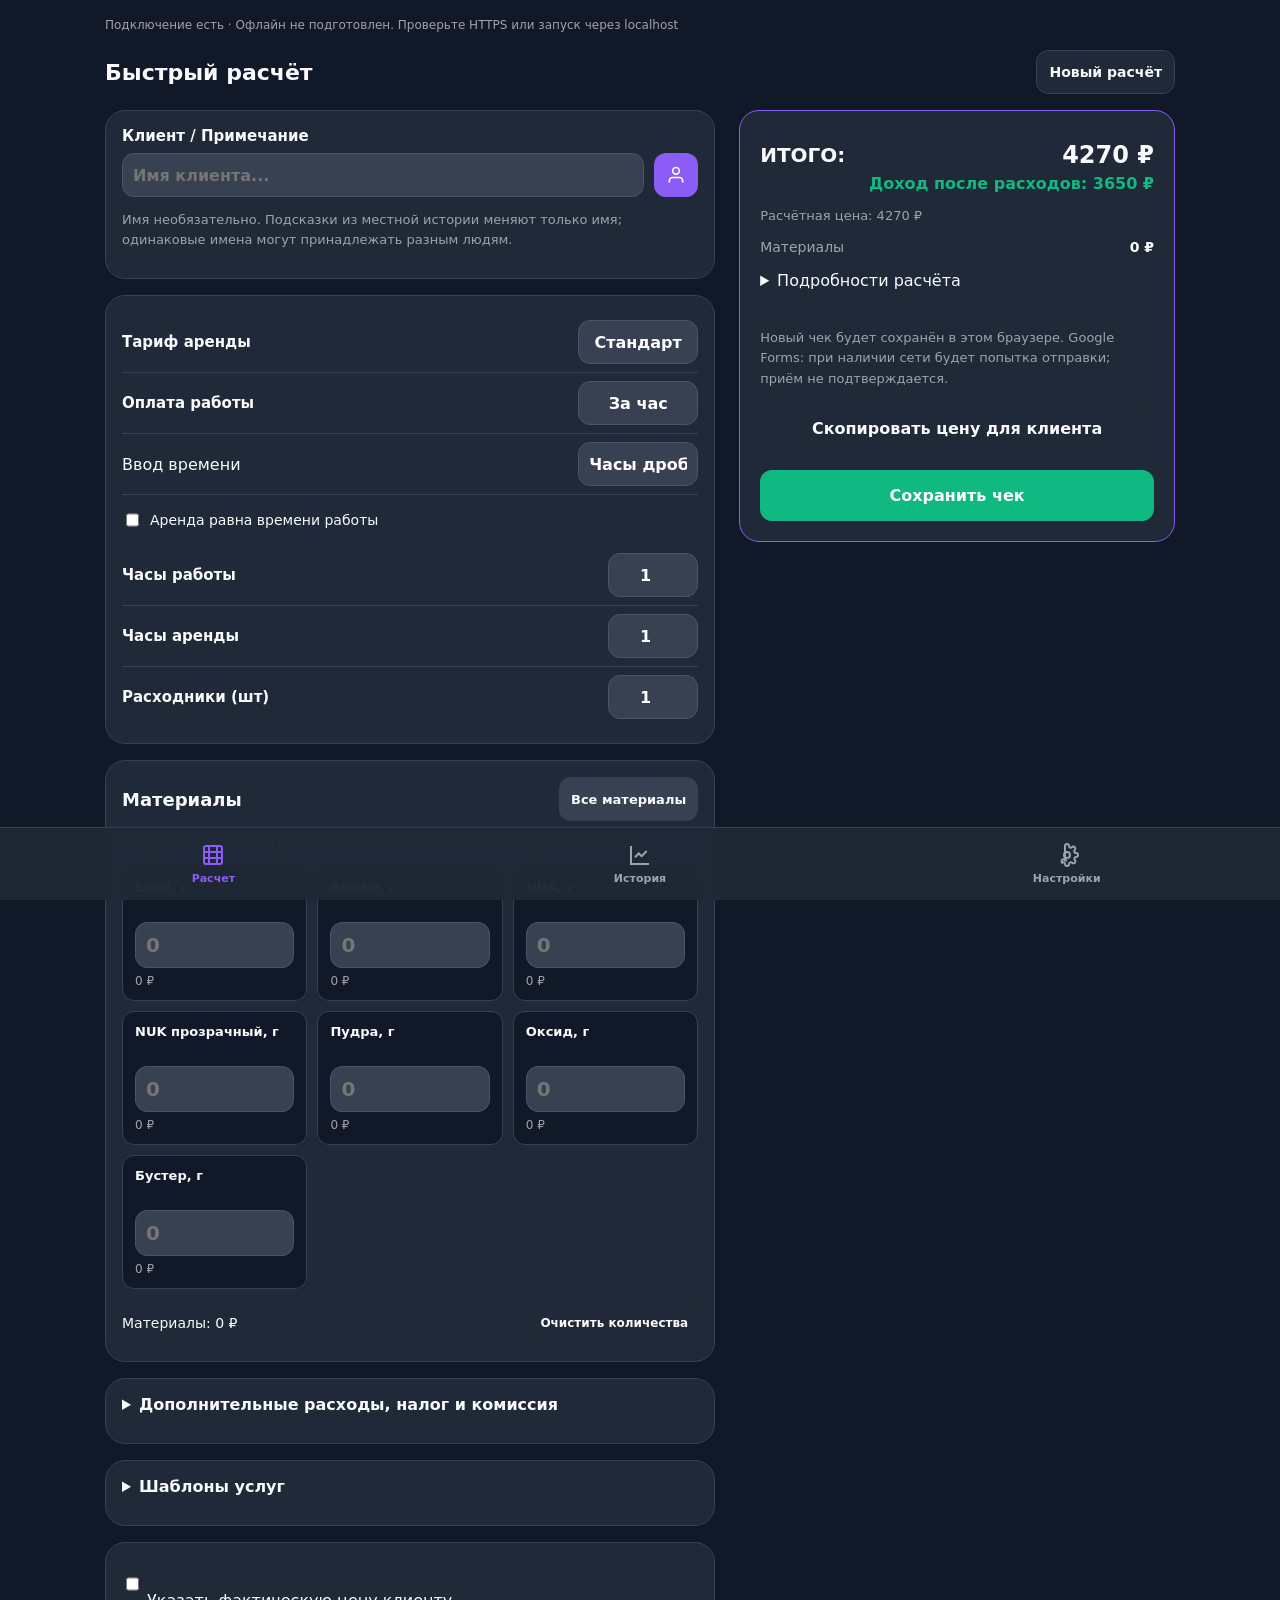
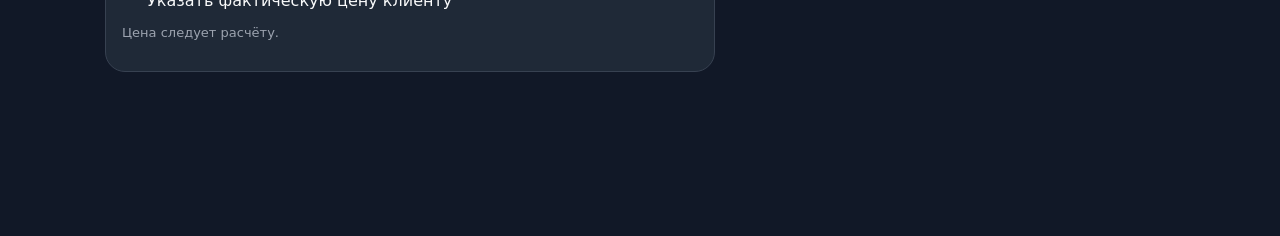
<file: index.html>
<!DOCTYPE html>
<html lang="ru">
<head>
    <meta charset="UTF-8">
    <meta name="viewport" content="width=device-width, initial-scale=1.0, user-scalable=yes">
    <meta name="theme-color" content="#111827">
    <title>Master Calc v2.1.0 · Палитра</title>

    <link rel="manifest" href="manifest.json">
    <link rel="apple-touch-icon" href="icon.png">

    <link rel="stylesheet" href="styles.css">
</head>
<body>

<div id="toast" role="status" aria-live="polite">Система готова!</div>

<nav aria-label="Разделы приложения">
    <button class="tab-btn active" onclick="openTab('calc', this)"><svg viewBox="0 0 24 24"><path d="M19 21H5a2 2 0 0 1-2-2V5a2 2 0 0 1 2-2h14a2 2 0 0 1 2 2v14a2 2 0 0 1-2 2z"></path><line x1="16" y1="3" x2="16" y2="21"></line><line x1="8" y1="3" x2="8" y2="21"></line><line x1="3" y1="9" x2="21" y2="9"></line><line x1="3" y1="15" x2="21" y2="15"></line></svg>Расчет</button>
    <button class="tab-btn" onclick="openTab('history', this)"><svg viewBox="0 0 24 24"><path d="M3 3v18h18"></path><path d="M18.7 8l-5.1 5.2-2.8-2.7L7 14.3"></path></svg>История</button>
    <button class="tab-btn" onclick="openTab('settings', this)"><svg viewBox="0 0 24 24"><circle cx="12" cy="12" r="3"></circle><path d="M19.4 15a1.65 1.65 0 0 0 .33 1.82l.06.06a2 2 0 0 1 0 2.83 2 2 0 0 1-2.83 0l-.06-.06a1.65 1.65 0 0 0-1.82-.33 1.65 1.65 0 0 0-1 1.51V21a2 2 0 0 1-2 2 2 2 0 0 1-2-2v-.09A1.65 1.65 0 0 0 9 19.4a1.65 1.65 0 0 0-1.82.33l-.06.06a2 2 0 0 1 0-2.83 2 2 0 0 1 2.83 0l.06.06a1.65 1.65 0 0 0 1.82.33H9a1.65 1.65 0 0 0 1-1.51V3a2 2 0 0 1 2-2 2 2 0 0 1 2 2v.09a1.65 1.65 0 0 0 1 1.51 1.65 1.65 0 0 0 1.82-.33l.06-.06a2 2 0 0 1 2.83 0 2 2 0 0 1 0 2.83l-.06.06a1.65 1.65 0 0 0-.33 1.82V9a1.65 1.65 0 0 0 1.51 1H21a2 2 0 0 1 2 2 2 2 0 0 1-2 2h-.09a1.65 1.65 0 0 0-1.51 1z"></path></svg>Настройки</button>
</nav>

<div class="app-status" role="status" aria-live="polite">
    <span id="network-status">Проверка подключения…</span> · <span id="offline-status">Подготовка офлайн…</span>
    <button id="update-app" hidden onclick="activateUpdate()">Обновить приложение</button>
</div>
<p id="backup-reminder" class="backup-reminder hint" role="status" hidden></p>
<div id="calc" class="tab-content active">
    <div class="draft-toolbar"><h2>Быстрый расчёт</h2><button class="btn" onclick="startNewCalculation()">Новый расчёт</button></div>
    <div id="edit-banner" class="card edit-banner" role="status" hidden><p id="edit-message"></p><button type="button" class="btn" onclick="cancelReceiptEdit()">Отменить изменения и вернуть черновик</button></div>
    <div id="draft-banner" class="card draft-banner" role="status" aria-live="polite" hidden><p id="draft-message"></p></div>
    <div class="calc-layout"><div class="calc-inputs">

    <div class="card">
        <label for="calc-client-name" class="input-label" style="display:block;margin-bottom:8px">Клиент / Примечание</label>
        <div style="display:flex; gap:10px;">
            <input type="text" id="calc-client-name" class="input-control" style="flex:1; text-align:left;" placeholder="Имя клиента..." autocomplete="off" aria-describedby="client-history-hint">
            <button class="btn-icon" onclick="getContact()" aria-label="Выбрать клиента из контактов"><svg width="20" height="20" viewBox="0 0 24 24" fill="none" stroke="currentColor" stroke-width="2"><path d="M20 21v-2a4 4 0 0 0-4-4H8a4 4 0 0 0-4 4v2"></path><circle cx="12" cy="7" r="4"></circle></svg></button>
        </div>
        <p id="client-history-hint" class="hint">Имя необязательно. Подсказки из местной истории меняют только имя; одинаковые имена могут принадлежать разным людям.</p>
        <div id="client-suggestions" aria-label="Визиты из истории" hidden></div>
    </div>

    <div class="card">
        <div class="input-row"><label class="input-label" for="rent-type">Тариф аренды</label>
            <select id="rent-type" class="input-control"><option value="std">Стандарт</option><option value="prem">Премиум</option></select>
        </div>
        <div class="input-row"><label for="work-mode" class="input-label">Оплата работы</label><select id="work-mode" class="input-control"><option value="hourly">За час</option><option value="fixed">За услугу</option></select></div>
        <div class="input-row" id="work-fixed-row" hidden><label for="work-fixed" class="input-label">Цена работы, ₽</label><input id="work-fixed" type="number" class="input-control" min="0" value="3500"></div>
        <div class="input-row"><label for="duration-display">Ввод времени</label><select id="duration-display" class="input-control"><option value="decimal">Часы дробью</option><option value="minutes">Часы и минуты</option></select></div>
        <label class="rent-link-label"><input id="rent-link" type="checkbox"> Аренда равна времени работы</label>
        <div class="input-row" id="work-decimal-row"><label class="input-label" for="work-time">Часы работы</label><input type="number" id="work-time" class="input-control" value="1" min="0" step="any"></div>
        <div id="work-duration-parts" class="duration-parts" hidden><span>Работа</span><div><label for="work-hours">Часы</label><input id="work-hours" type="number" class="input-control" value="1" min="0" step="1" inputmode="numeric"><label for="work-minutes">Минуты</label><input id="work-minutes" type="number" class="input-control" value="0" min="0" max="59" step="1" inputmode="numeric"></div></div>
        <p id="work-duration-fallback" class="hint" hidden>Точное время сохранено в дробных часах: оно содержит неполные минуты.</p>
        <div class="input-row" id="rent-decimal-row"><label class="input-label" for="rent-time">Часы аренды</label><input type="number" id="rent-time" class="input-control" value="1" min="0" step="any"></div>
        <div id="rent-duration-parts" class="duration-parts" hidden><span>Аренда</span><div><label for="rent-hours">Часы</label><input id="rent-hours" type="number" class="input-control" value="1" min="0" step="1" inputmode="numeric"><label for="rent-minutes">Минуты</label><input id="rent-minutes" type="number" class="input-control" value="0" min="0" max="59" step="1" inputmode="numeric"></div></div>
        <p id="rent-duration-fallback" class="hint" hidden>Точное время сохранено в дробных часах: оно содержит неполные минуты.</p>
        <div class="input-row"><label class="input-label" for="cons-count">Расходники (шт)</label><input type="number" id="cons-count" class="input-control" value="1" min="0"></div>
    </div>

    <section class="card palette-section" aria-labelledby="palette-title">
        <div class="palette-heading"><h3 id="palette-title">Материалы</h3><button class="btn palette-all" onclick="openMaterialCatalog()">Все материалы</button></div>
        <p class="hint">Введите количество. Пустое поле — 0. Tab или Enter — следующее поле.</p>
        <div id="materials-palette" class="palette-grid">
            <div class="palette-tile" id="row-estel"><label for="m-estel">Estel, г</label><input type="number" id="m-estel" class="input-control" value="" placeholder="0" min="0" step="0.1" inputmode="decimal"><span class="palette-cost" id="cost-estel">0 ₽</span></div>
            <div class="palette-tile" id="row-bicolor"><label for="m-bicolor">Bicolor, г</label><input type="number" id="m-bicolor" class="input-control" value="" placeholder="0" min="0" step="0.1" inputmode="decimal"><span class="palette-cost" id="cost-bicolor">0 ₽</span></div>
            <div class="palette-tile" id="row-nuk"><label for="m-nuk">NUK, г</label><input type="number" id="m-nuk" class="input-control" value="" placeholder="0" min="0" step="0.1" inputmode="decimal"><span class="palette-cost" id="cost-nuk">0 ₽</span></div>
            <div class="palette-tile" id="row-nuk-clear"><label for="m-nuk-clear">NUK прозрачный, г</label><input type="number" id="m-nuk-clear" class="input-control" value="" placeholder="0" min="0" step="0.1" inputmode="decimal"><span class="palette-cost" id="cost-nuk-clear">0 ₽</span></div>
            <div class="palette-tile" id="row-powder"><label for="m-powder">Пудра, г</label><input type="number" id="m-powder" class="input-control" value="" placeholder="0" min="0" step="0.1" inputmode="decimal"><span class="palette-cost" id="cost-powder">0 ₽</span></div>
            <div class="palette-tile" id="row-oxide"><label for="m-oxide">Оксид, г</label><input type="number" id="m-oxide" class="input-control" value="" placeholder="0" min="0" step="0.1" inputmode="decimal"><span class="palette-cost" id="cost-oxide">0 ₽</span></div>
            <div class="palette-tile" id="row-booster"><label for="m-booster">Бустер, г</label><input type="number" id="m-booster" class="input-control" value="" placeholder="0" min="0" step="0.1" inputmode="decimal"><span class="palette-cost" id="cost-booster">0 ₽</span></div>
        <div id="custom-materials" class="custom-palette"></div>
        </div>
        <div class="palette-footer"><span id="palette-subtotal">Материалы: 0 ₽</span><button class="btn palette-reset" onclick="clearMaterials()">Очистить количества</button></div>
    </section>
    <dialog id="material-dialog" aria-labelledby="material-dialog-title">
        <div class="palette-heading"><h3 id="material-dialog-title">Все материалы</h3><button class="material-remove" onclick="document.getElementById('material-dialog').close()" aria-label="Закрыть каталог">×</button></div>
        <label for="material-search" class="hint">Поиск по названию</label><input id="material-search" class="search-bar" type="search" oninput="renderMaterialChoices()" placeholder="Название материала">
        <div id="material-choices"></div>
        <p class="hint">Цены и состав каталога редактируются во вкладке «Настройки».</p>
    </dialog>
    <details id="extras-panel" class="card"><summary>Дополнительные расходы, налог и комиссия</summary>
        <label for="extra-name">Дополнительные прямые расходы</label>
        <input id="extra-name" class="search-bar" placeholder="Например, транспорт или разовый расход">
        <div class="input-row"><label for="extra-cost" class="input-label">Сумма, ₽</label><input id="extra-cost" type="number" class="input-control" min="0" value="0" step="0.01"></div>
        <div id="extras-list"></div>
        <button class="btn" onclick="addExtraExpense()">Добавить ещё расход</button>
        <p class="hint">Все дополнительные расходы включаются в цену без наценки.</p>
        <details><summary>Налог и комиссия</summary>
            <p class="hint">Оба процента применяются к итоговой цене клиента. Укажите свои значения; по умолчанию они равны нулю.</p>
            <div class="input-row"><label for="tax-percent">Налог от выручки, %</label><input id="tax-percent" type="number" class="input-control" value="0" min="0" step="0.1"></div>
            <div class="input-row"><label for="fee-percent">Комиссия от выручки, %</label><input id="fee-percent" type="number" class="input-control" value="0" min="0" step="0.1"></div>
            <label><input id="cover-deductions" type="checkbox"> Включить налог и комиссию в цену клиента</label>
            <p class="hint">Если выключено, удержания уменьшают доход. Если включено, цена увеличивается, чтобы покрыть удержания. Каждый компонент округляется до копеек.</p>
        </details>
    </details>
    <details id="templates-panel" class="card"><summary>Шаблоны услуг</summary>
        <label for="service-template">Шаблон услуги</label>
        <div class="material-picker"><select id="service-template" class="input-control"></select><button class="btn btn-primary" onclick="applyTemplate()">Применить</button></div>
        <details><summary>Сохранить или удалить шаблон</summary>
        <label for="template-name">Название нового шаблона</label>
        <input id="template-name" class="search-bar" placeholder="Например, окрашивание корней">
        <button class="btn btn-primary" onclick="saveTemplate()">Сохранить состав услуги</button>
        <button class="btn" onclick="deleteTemplate()">Удалить выбранный шаблон</button>
        <p class="hint">Состав и длительность сохраняются без имени клиента. Материалы считаются по текущим ценам.</p></details>
    </details>
    <div class="card actual-price-panel">
        <label><input type="checkbox" id="actual-price-enabled"> Указать фактическую цену клиенту</label>
        <div id="actual-price-controls" hidden><label for="actual-price">Фактическая цена, ₽</label><input id="actual-price" class="input-control" type="number" min="0" step="0.01" inputmode="decimal" value=""><button type="button" class="btn" onclick="resetActualPrice()">Вернуть расчётную цену</button></div>
        <p id="actual-price-note" class="hint" role="status"></p>
    </div>
    <p id="calc-message" class="hint" role="status"></p>
    </div><div class="calc-results">
    <div id="res-box" class="receipt">
        <div style="display:flex; justify-content:space-between; align-items:center; margin-top:10px;">
            <span style="font-size:20px; font-weight:800;">ИТОГО:</span><span id="res-total" style="font-size:24px; font-weight:900; color:var(--text-main);">0 ₽</span>
        </div>
        <div style="text-align:right; margin-top:5px; color:var(--success); font-weight:700;" id="res-profit">Доход после расходов: 0 ₽</div>
        <p id="res-quote" class="hint"></p><p id="negative-income" class="loss-warning" role="status" hidden>Отрицательный доход: цена не покрывает расходы и удержания.</p>
        <div class="receipt-row"><span>Материалы</span><span class="val" id="res-materials">0 ₽</span></div>
        <details id="result-details"><summary>Подробности расчёта</summary>
        <div class="receipt-row"><span>Оплата работы</span><span class="val" id="res-salary">0 ₽</span></div>
        <div class="receipt-row"><span>Аренда кресла</span><span class="val" id="res-rent">0 ₽</span></div>
        <div class="receipt-row"><span>Расходники</span><span class="val" id="res-consum">0 ₽</span></div>
        <div class="receipt-row"><span>Налог / комиссия</span><span class="val" id="res-deductions">0 ₽</span></div>
        <div class="receipt-row"><span>Доп. расходы</span><span class="val" id="res-extra">0 ₽</span></div>
        <div class="receipt-divider"></div>
        <div class="receipt-row"><span>Расходы и удержания</span><span class="val" style="color: var(--danger)" id="res-expenses">0 ₽</span></div>
        <div class="receipt-row"><span>Наценка (от мат+расх)</span><span class="val" id="res-markup">0 ₽</span></div>
        <div class="receipt-divider"></div>
        </details>
        <p id="save-result" role="status" hidden></p>
        <p id="save-status" role="status">Новый чек будет сохранён в этом браузере. Google Forms: при наличии сети будет попытка отправки; приём не подтверждается.</p>
        <button class="btn" onclick="copyClientSummary()">Скопировать цену для клиента</button>
        <button id="save-receipt" class="btn btn-success" onclick="saveData()">Сохранить чек</button>
    </div>
    </div></div>
    <div id="mobile-summary" class="mobile-summary">
        <span><span class="hint">Цена клиенту</span><br><strong id="quick-total">—</strong><br><span class="quick-secondary">Доход: <b id="quick-profit">—</b><br>Материалы: <b id="quick-materials">—</b></span></span>
        <button id="quick-details" class="btn btn-primary" onclick="document.getElementById('result-details').open=true;document.getElementById('res-box').scrollIntoView({behavior:'smooth',block:'start'})">Подробнее</button>
    </div>
</div>

<div id="history" class="tab-content">
    <div style="display:flex; justify-content:space-between; align-items:center; margin-bottom:15px;">
        <h2 style="margin:0">Аналитика</h2>
        <button class="btn" style="width:auto; padding:8px 15px; background:var(--surface); border:1px solid var(--border); font-size:12px;" onclick="exportExcel()" title="CSV за выбранный период и по текущему поиску">📥 Excel</button>
    </div>
    <div class="card" style="background: linear-gradient(135deg, #8b5cf6, #6d28d9); border:none; text-align:center;">
        <div style="font-size:12px; opacity:0.8;">Доход после расходов за выбранный период</div>
        <div id="stat-total" style="font-size:32px; font-weight:900;">0 ₽</div>
        <div id="stat-filtered" class="filtered-total">По найденному: 0 ₽</div>
    </div>

    <div class="card">
        <label for="history-month">Месяц</label><input id="history-month" type="month" class="search-bar" onchange="selectHistoryMonth()">
        <div class="material-picker"><label>С <input id="history-from" type="date" class="search-bar" onchange="clearHistoryMonth()"></label><label>По <input id="history-to" type="date" class="search-bar" onchange="clearHistoryMonth()"></label></div>
        <button class="btn" onclick="resetHistoryPeriod()">За всё время</button>
        <p id="period-stats" class="hint"></p>
    </div>
    <input type="text" id="search-history" class="search-bar" placeholder="🔍 Поиск клиента или материала..." aria-label="Поиск по клиенту или материалам" oninput="scheduleHistorySearch()">

    <p id="history-count" class="hint" role="status"></p>
    <button class="btn" onclick="restoreDeleted()">Восстановить удалённые чеки</button>
    <div id="history-list"></div>
    <button id="history-more" class="btn btn-primary" onclick="renderHistory(true)" hidden>Показать ещё 50</button>
</div>

<div id="settings" class="tab-content">
    <h2>Настройки</h2>
    <div class="card">
        <p>Локальная копия: история хранится в этом браузере. JSON включает чеки, удалённые чеки, тарифы, каталог и шаблоны.</p>
        <p id="backup-status" class="hint" role="status"></p>
        <button class="btn btn-primary" onclick="exportBackup()">Скачать резервную копию</button>
        <label style="display:block;margin-top:16px">Восстановить из JSON
            <input type="file" accept=".json,application/json" onchange="importBackup(this)">
        </label>
    </div>
    <div class="card"><h3>Google Forms</h3><label><input id="google-send" type="checkbox" onchange="saveGooglePreference()"> Пробовать отправлять новые чеки при наличии сети</label><p class="hint">Это отдельная отправка, а не резервная копия. Приём и сохранность в Google Forms не подтверждаются. Старые чеки автоматически не отправляются.</p></div>
    <div class="section-title">Ставки и Аренда</div>
    <div class="card">
        <div class="input-row"><label class="input-label" for="s-hour">Цена работы <span>За 1 час</span></label><input type="number" id="s-hour" class="input-control" value="3500"></div>
        <div class="input-row"><label class="input-label" for="s-rent-std">Аренда Стандарт <span>За 1 час</span></label><input type="number" id="s-rent-std" class="input-control" value="320"></div>
        <div class="input-row"><label class="input-label" for="s-rent-prem">Аренда Премиум <span>За 1 час</span></label><input type="number" id="s-rent-prem" class="input-control" value="420"></div>
    </div>
    <div class="section-title">Расходники и Наценка</div>
    <div class="card">
        <div class="input-row"><label class="input-label" for="s-cons">Расходники <span>За 1 комплект</span></label><input type="number" id="s-cons" class="input-control" value="300"></div>
        <div class="input-row"><label class="input-label" for="s-mark">Наценка <span>0.5 = 50%</span></label><input type="number" id="s-mark" class="input-control" value="0.5" step="0.1"></div>
    </div>
    <div class="section-title">Каталог и избранные материалы</div>
    <p class="hint">★ закрепляет материал в палитре. Стрелки меняют постоянный порядок. Количества в текущем расчёте сохраняются после снятия звезды и архивации.</p>
    <div class="card">
        <div id="catalog-list"></div>
        <input id="catalog-id" type="hidden">
        <label for="catalog-name">Название</label><input id="catalog-name" class="search-bar">
        <label for="catalog-unit">Единица</label><select id="catalog-unit" class="search-bar"><option value="г">г</option><option value="мл">мл</option><option value="шт">шт</option></select>
        <label for="catalog-price">Цена упаковки или единицы, ₽</label><input id="catalog-price" type="number" class="search-bar" min="0" step="0.01" value="0">
        <label for="catalog-pack">Количество в упаковке (1 для цены за единицу)</label><input id="catalog-pack" type="number" class="search-bar" min="0.001" step="any" value="1">
        <button class="btn btn-primary" onclick="saveCatalogItem()">Сохранить материал</button>
        <button class="btn" onclick="clearCatalogEditor()">Новый материал</button>
        <p class="hint">Архивные материалы не доступны для добавления. Сохранённые чеки остаются неизменными.</p>
    </div>
    <div hidden>    <div class="section-title">Красители (за 1 гр)</div>
    <div class="card">
        <div class="input-row"><label class="input-label" for="p-estel">Estel</label><input type="number" id="p-estel" class="input-control" value="7.75" step="0.01"></div>
        <div class="input-row"><label class="input-label" for="p-bicolor">Bicolor</label><input type="number" id="p-bicolor" class="input-control" value="11.71" step="0.01"></div>
        <div class="input-row"><label class="input-label" for="p-nuk">NUK</label><input type="number" id="p-nuk" class="input-control" value="19.6" step="0.01"></div>
        <div class="input-row"><label class="input-label" for="p-nuk-clear">NUK прозрачный</label><input type="number" id="p-nuk-clear" class="input-control" value="7" step="0.01"></div>
    </div>
    <div class="section-title">Прочие материалы (за 1 гр)</div>
    <div class="card">
        <div class="input-row"><label class="input-label" for="p-powder">Пудра</label><input type="number" id="p-powder" class="input-control" value="5" step="0.01"></div>
        <div class="input-row"><label class="input-label" for="p-oxide">Оксид</label><input type="number" id="p-oxide" class="input-control" value="1" step="0.01"></div>
        <div class="input-row"><label class="input-label" for="p-booster">Бустер</label><input type="number" id="p-booster" class="input-control" value="30.4" step="0.1"></div>
    </div>
</div>
    <button class="btn btn-primary" onclick="saveSettings()">Сохранить настройки</button>
</div>

<dialog id="receipt-dialog" aria-labelledby="receipt-dialog-title">
    <div class="palette-heading"><h3 id="receipt-dialog-title">Сохранённый чек</h3><button class="material-remove" onclick="document.getElementById('receipt-dialog').close()" aria-label="Закрыть чек">×</button></div>
    <div id="receipt-content"></div><div id="receipt-actions"></div>
    <button class="btn" onclick="copyClientSummary(viewedReceiptId)">Скопировать цену для клиента</button>
    <p class="hint">Повтор создаст новый расчёт по текущим тарифам. Сохранённый чек останется прежним.</p>
    <button id="receipt-repeat" class="btn btn-primary" onclick="loadReceipt(viewedReceiptId)">Повторить по текущим тарифам</button>
</dialog>
<dialog id="client-copy-dialog" aria-labelledby="client-copy-title"><h3 id="client-copy-title">Текст для клиента</h3><p class="hint">Скопируйте текст вручную. Он содержит только имя, дату и цену.</p><textarea id="client-copy-text" class="search-bar" rows="5" readonly aria-label="Текст для копирования"></textarea><button class="btn" onclick="document.getElementById('client-copy-dialog').close()">Закрыть</button></dialog>
<script src="core.js"></script>
<script src="app.js"></script>
</body>
</html>
</file>
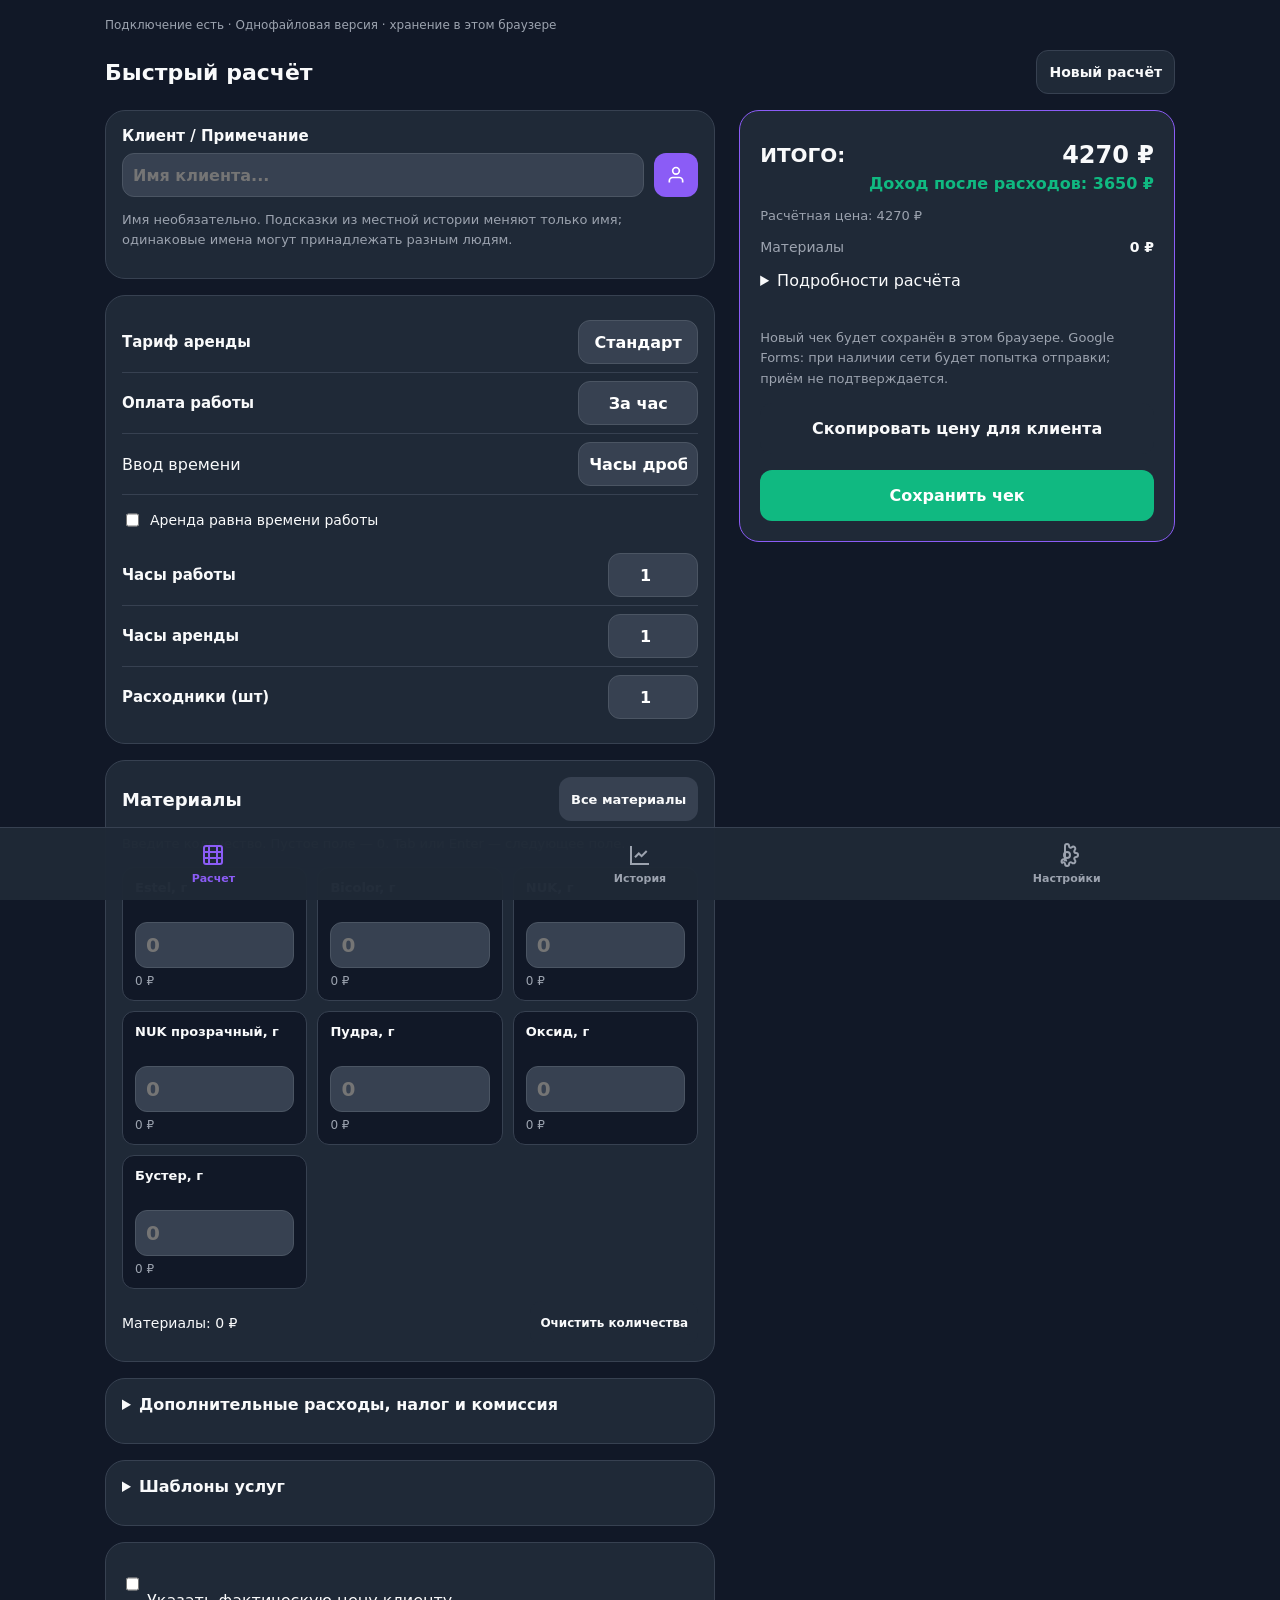
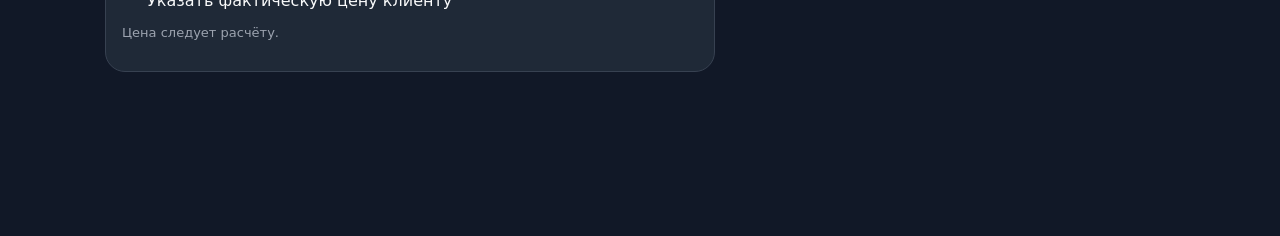
<file: Master_Calc_v2_Palette.html>
<!DOCTYPE html>
<html lang="ru">
<head>
    <meta charset="UTF-8">
    <meta name="viewport" content="width=device-width, initial-scale=1.0, user-scalable=yes">
    <meta name="theme-color" content="#111827">
    <title>Master Calc v2.1.0 · Палитра</title>

    
    

    <style>
:root {
            --bg: #111827; --surface: #1f2937; --primary: #8b5cf6; --success: #10b981;
            --danger: #ef4444; --text-main: #f9fafb; --text-muted: #9ca3af;
            --border: #374151; --radius-lg: 20px; --radius-md: 12px;
        }
        * { box-sizing: border-box; font-family: system-ui, -apple-system, sans-serif; -webkit-tap-highlight-color: transparent; }
        body { margin: 0; padding: 0; background-color: var(--bg); color: var(--text-main); padding-bottom: 100px; }

        #toast {
            position: fixed; top: -100px; left: 50%; transform: translateX(-50%);
            background: var(--success); color: white; padding: 12px 24px; border-radius: 30px;
            font-size: 14px; font-weight: 600; box-shadow: 0 4px 12px rgba(0,0,0,0.5);
            transition: top 0.4s; z-index: 9999; text-align: center; width: 90%;
        }
        #toast.show { top: 20px; }
        #toast.error { background: var(--danger); }

        nav { position: fixed; bottom: 0; left: 0; right: 0; background: rgba(31, 41, 55, 0.98); display: flex; justify-content: space-around; padding-bottom: env(safe-area-inset-bottom); border-top: 1px solid var(--border); z-index: 1000; }
        .tab-btn { flex: 1; padding: 15px 0; border: none; background: none; font-size: 11px; font-weight: 600; color: var(--text-muted); display: flex; flex-direction: column; align-items: center; gap: 5px; cursor: pointer; }
        .tab-btn.active { color: var(--primary); }
        .tab-btn svg { width: 24px; height: 24px; stroke: currentColor; fill: none; stroke-width: 2; pointer-events: none; }

        .tab-content { display: none; padding: 15px; max-width: 500px; margin: 0 auto; }
        .tab-content.active { display: block; }
        

        .card { background: var(--surface); border-radius: var(--radius-lg); padding: 16px; margin-bottom: 16px; border: 1px solid var(--border); }
        .input-row { display: flex; justify-content: space-between; align-items: center; padding: 8px 0; border-bottom: 1px solid var(--border); }
        .input-row:last-child { border-bottom: none; }
        .input-label { font-size: 15px; font-weight: 600; }
        .input-label span { display: block; font-size: 11px; color: var(--text-muted); font-weight: 400; margin-top: 2px;}
        .input-control { width: 90px; padding: 10px; background: #374151; border: 1px solid #4b5563; border-radius: var(--radius-md); font-size: 16px; font-weight: 600; text-align: center; color: white; outline: none; }
        .input-control:focus { border-color: var(--primary); }
        select.input-control { width: 120px; appearance: none; }

        .btn { width: 100%; padding: 16px; border: none; border-radius: var(--radius-md); font-size: 16px; font-weight: 700; cursor: pointer; background:var(--surface); color:var(--text-main); }
        .btn-primary { background: var(--primary); color: white; }
        .btn-success { background: var(--success); color: white; margin-top: 16px; }
        .btn-icon { background: var(--primary); color: white; border: none; border-radius: var(--radius-md); width: 44px; height: 44px; display: flex; align-items: center; justify-content: center; }

        .receipt { background: #1f2937; border: 1px solid var(--primary); border-radius: var(--radius-lg); padding: 20px; margin-top: 20px; display: none; }
        .receipt-row { display: flex; justify-content: space-between; margin-bottom: 8px; font-size: 14px; color: var(--text-muted); }
        .receipt-row .val { font-weight: 600; color: var(--text-main); }
        .receipt-divider { border-bottom: 1px dashed var(--border); margin: 12px 0; }

        .history-item { background: var(--surface); padding: 15px; border-radius: var(--radius-lg); margin-bottom: 10px; border: 1px solid var(--border); position: relative; }
        .btn-del { position: absolute; top: 10px; right: 10px; background: none; border: none; color: var(--danger); font-size: 18px; cursor: pointer; padding: 5px; }
        .btn-repeat { position: absolute; top: 12px; right: 45px; background: none; border: none; color: var(--primary); font-size: 18px; cursor: pointer; padding: 5px; font-weight: bold;}
        .section-title { font-size: 12px; color: var(--text-muted); text-transform: uppercase; font-weight: 800; margin: 20px 0 10px 5px; }

        .search-bar { width: 100%; padding: 12px 15px; background: #374151; border: 1px solid var(--border); border-radius: var(--radius-md); color: white; margin-bottom: 15px; font-size: 15px; outline: none; }
        .search-bar:focus { border-color: var(--primary); }
        .filtered-total { font-size: 14px; color: var(--success); font-weight: bold; margin-top: 5px; display: none; }

        .app-status {max-width:1100px;margin:16px auto 0;padding:0 15px;font-size:12px;color:var(--text-muted);line-height:1.6;}
        .app-status button {background:var(--surface);color:var(--text-main);border:1px solid var(--border);border-radius:8px;}
        #save-status {font-size:13px;line-height:1.6;color:var(--text-muted);}
        [hidden] { display:none !important; }
        button, input, select { min-height:44px; }
        button:focus-visible, input:focus-visible, select:focus-visible, a:focus-visible { outline:3px solid #c4b5fd; outline-offset:3px; }
        .input-row { gap:12px; }
        .input-label { min-width:0; }
        .input-control { flex-shrink:0; max-width:100%; }
        .receipt-row { gap:12px; }
        .receipt-row .val { white-space:nowrap; }
        .history-item { overflow-wrap:anywhere; }
        .history-item > div:first-of-type, .history-item > div:nth-of-type(2) { padding-right:82px; }
        .btn-del, .btn-repeat { width:44px; height:44px; top:5px; }
        .btn-repeat { right:54px; }
        .material-row[hidden] { display:none; }
        .material-remove { flex-shrink:0; background:none; color:var(--text-muted); border:1px solid var(--border); border-radius:10px; width:44px; font-size:22px; }
        .material-row .input-control { width:80px; }
        .material-row .input-label { flex:1; }
        .material-picker { display:flex; flex-wrap:wrap; gap:10px; margin-bottom:12px; }
        .material-picker select { flex:1; width:auto; min-width:150px; text-align:left; }
        .material-picker button { width:auto; }
        .hint { font-size:13px; color:var(--text-muted); line-height:1.5; }
        #calc-message { color:var(--danger); min-height:20px; }
        .mobile-summary { display:none; }
        .receipt { scroll-margin-top:20px; }
        button:disabled { opacity:0.5; cursor:default; }
        input[type="file"] { width:100%; min-width:0; }
        @media (min-width:850px) {
            #calc { max-width:1100px; }
            .calc-layout { display:grid; grid-template-columns:minmax(0,1.4fr) minmax(0,1fr); gap:24px; align-items:start; }
            .calc-inputs, .calc-results { min-width:0; }
            .calc-results { position:sticky; top:20px; }
            .receipt { margin-top:0; }
        }
        @media (max-width:849px) {
            body { padding-bottom:165px; }
            .mobile-summary { position:fixed; bottom:calc(76px + env(safe-area-inset-bottom)); left:15px; right:15px; z-index:900; display:flex; gap:12px; align-items:center; justify-content:space-between; background:var(--surface); border:1px solid var(--primary); padding:10px 14px; border-radius:12px; }
            .mobile-summary button { width:auto; padding:10px 14px; }
        }
        @media (prefers-reduced-motion:reduce) { * { animation:none !important; transition:none !important; scroll-behavior:auto !important; } }

/* Palette alternative: direct quantity entry, no add step for common materials. */
.palette-heading {display:flex;align-items:center;justify-content:space-between;gap:12px;margin-bottom:8px;}
.palette-heading h3 {margin:0;font-size:18px;}
.palette-all {width:auto;padding:10px 12px;background:#374151;font-size:13px;}
.palette-grid {display:grid;grid-template-columns:repeat(3,minmax(0,1fr));gap:10px;}
.palette-tile {position:relative;min-width:0;border:1px solid var(--border);background:var(--bg);border-radius:12px;padding:12px;}
.palette-tile label {display:block;min-height:36px;font-size:13px;font-weight:600;overflow-wrap:anywhere;}
.palette-tile .input-control {width:100%;margin:6px 0;text-align:left;font-size:20px;padding:10px;}
.palette-tile:focus-within {border-color:var(--primary);box-shadow:0 0 0 1px var(--primary);}
.palette-cost {display:block;color:var(--text-muted);font-size:12px;}
.palette-footer {display:flex;flex-wrap:wrap;align-items:center;justify-content:space-between;gap:8px;margin-top:12px;font-size:14px;}
.palette-reset {width:auto;padding:10px;font-size:12px;}
.custom-palette {display:contents;}
.palette-custom-remove {position:absolute;right:2px;bottom:0;background:transparent;color:var(--text-muted);border:0;font-size:22px;width:44px;}
.material-choice {display:flex;width:100%;justify-content:space-between;gap:12px;padding:14px;border:1px solid var(--border);border-radius:10px;background:var(--surface);color:var(--text-main);margin-bottom:8px;text-align:left;}
.material-choice span {color:var(--text-muted);white-space:nowrap;}
dialog {width:calc(100% - 24px);max-width:560px;max-height:80vh;overflow:auto;border:1px solid var(--border);border-radius:20px;background:var(--bg);color:var(--text-main);padding:20px;}
dialog::backdrop {background:rgba(0,0,0,.7);}
details.card > summary {cursor:pointer;font-weight:600;min-height:32px;}
details.card[open] > summary {margin-bottom:16px;}
@media(max-width:600px){.palette-grid{grid-template-columns:repeat(2,minmax(0,1fr));}.palette-tile{padding:10px;}}

.draft-toolbar {display:flex;flex-wrap:wrap;align-items:center;justify-content:space-between;gap:8px;margin-bottom:16px;}
.draft-toolbar h2 {margin:0;font-size:22px;}
.draft-toolbar .btn {width:auto;padding:10px 12px;font-size:14px;border:1px solid var(--border);}
.draft-banner {border-color:var(--primary);overflow-wrap:anywhere;}
.draft-banner p {margin:0;font-size:14px;line-height:1.5;}
.draft-banner.draft-error {border-color:var(--danger);}
#calc input[aria-invalid="true"] {border-color:var(--danger);}

.palette-settings-controls {display:flex;gap:8px;flex-wrap:wrap;margin:10px 0;}
.palette-settings-controls button {border:1px solid var(--border);border-radius:8px;background:var(--bg);color:var(--text-main);padding:8px 12px;}
.rent-link-label {display:flex;align-items:center;gap:8px;font-size:14px;}
.duration-parts {padding:10px 0;border-bottom:1px solid var(--border);}
.duration-parts > div {display:flex;align-items:center;gap:8px;flex-wrap:wrap;margin-top:8px;}
.duration-parts .input-control {width:65px;}
#result-details {margin-top:16px;}
#result-details summary {cursor:pointer;min-height:44px;color:var(--text-main);}
@media(max-width:849px){body:has(#calc input:focus) .mobile-summary,.mobile-summary.activation-pending{display:none;}body{padding-bottom:205px;}}
.quick-secondary{font-size:12px;color:var(--text-muted);line-height:1.5;}

.client-visit {display:flex;align-items:center;gap:8px;border-top:1px solid var(--border);padding:6px 0;}
.client-name-choice {flex:1;min-width:0;text-align:left;background:var(--surface);color:var(--text-main);border:1px solid var(--border);border-radius:8px;padding:10px;overflow-wrap:anywhere;}
.client-name-choice span {display:block;font-size:12px;color:var(--text-muted);margin-top:4px;}
.client-visit .btn,.btn-view {width:auto;padding:10px;font-size:13px;}
#client-suggestions {max-height:300px;overflow:auto;}
#receipt-content {overflow-wrap:anywhere;}
#receipt-content .receipt-row {gap:12px;flex-wrap:wrap;}
#receipt-dialog .btn {margin-top:10px;white-space:normal;}
.backup-reminder {padding:10px 14px;border:1px solid var(--border);border-radius:10px;}

.edit-banner {border:2px solid var(--primary); overflow-wrap:anywhere;}
.loss-warning {color:var(--danger);font-weight:700;}
.actual-price-panel label {display:block;}
#actual-price-controls {margin-top:12px;}
#actual-price-controls .input-control {display:block;width:100%;max-width:100%;margin:8px 0;text-align:left;}
</style>
</head>
<body>

<div id="toast" role="status" aria-live="polite">Система готова!</div>

<nav aria-label="Разделы приложения">
    <button class="tab-btn active" onclick="openTab('calc', this)"><svg viewBox="0 0 24 24"><path d="M19 21H5a2 2 0 0 1-2-2V5a2 2 0 0 1 2-2h14a2 2 0 0 1 2 2v14a2 2 0 0 1-2 2z"></path><line x1="16" y1="3" x2="16" y2="21"></line><line x1="8" y1="3" x2="8" y2="21"></line><line x1="3" y1="9" x2="21" y2="9"></line><line x1="3" y1="15" x2="21" y2="15"></line></svg>Расчет</button>
    <button class="tab-btn" onclick="openTab('history', this)"><svg viewBox="0 0 24 24"><path d="M3 3v18h18"></path><path d="M18.7 8l-5.1 5.2-2.8-2.7L7 14.3"></path></svg>История</button>
    <button class="tab-btn" onclick="openTab('settings', this)"><svg viewBox="0 0 24 24"><circle cx="12" cy="12" r="3"></circle><path d="M19.4 15a1.65 1.65 0 0 0 .33 1.82l.06.06a2 2 0 0 1 0 2.83 2 2 0 0 1-2.83 0l-.06-.06a1.65 1.65 0 0 0-1.82-.33 1.65 1.65 0 0 0-1 1.51V21a2 2 0 0 1-2 2 2 2 0 0 1-2-2v-.09A1.65 1.65 0 0 0 9 19.4a1.65 1.65 0 0 0-1.82.33l-.06.06a2 2 0 0 1 0-2.83 2 2 0 0 1 2.83 0l.06.06a1.65 1.65 0 0 0 1.82.33H9a1.65 1.65 0 0 0 1-1.51V3a2 2 0 0 1 2-2 2 2 0 0 1 2 2v.09a1.65 1.65 0 0 0 1 1.51 1.65 1.65 0 0 0 1.82-.33l.06-.06a2 2 0 0 1 2.83 0 2 2 0 0 1 0 2.83l-.06.06a1.65 1.65 0 0 0-.33 1.82V9a1.65 1.65 0 0 0 1.51 1H21a2 2 0 0 1 2 2 2 2 0 0 1-2 2h-.09a1.65 1.65 0 0 0-1.51 1z"></path></svg>Настройки</button>
</nav>

<div class="app-status" role="status" aria-live="polite">
    <span id="network-status">Проверка подключения…</span> · <span id="offline-status">Подготовка офлайн…</span>
    <button id="update-app" hidden onclick="activateUpdate()">Обновить приложение</button>
</div>
<p id="backup-reminder" class="backup-reminder hint" role="status" hidden></p>
<div id="calc" class="tab-content active">
    <div class="draft-toolbar"><h2>Быстрый расчёт</h2><button class="btn" onclick="startNewCalculation()">Новый расчёт</button></div>
    <div id="edit-banner" class="card edit-banner" role="status" hidden><p id="edit-message"></p><button type="button" class="btn" onclick="cancelReceiptEdit()">Отменить изменения и вернуть черновик</button></div>
    <div id="draft-banner" class="card draft-banner" role="status" aria-live="polite" hidden><p id="draft-message"></p></div>
    <div class="calc-layout"><div class="calc-inputs">

    <div class="card">
        <label for="calc-client-name" class="input-label" style="display:block;margin-bottom:8px">Клиент / Примечание</label>
        <div style="display:flex; gap:10px;">
            <input type="text" id="calc-client-name" class="input-control" style="flex:1; text-align:left;" placeholder="Имя клиента..." autocomplete="off" aria-describedby="client-history-hint">
            <button class="btn-icon" onclick="getContact()" aria-label="Выбрать клиента из контактов"><svg width="20" height="20" viewBox="0 0 24 24" fill="none" stroke="currentColor" stroke-width="2"><path d="M20 21v-2a4 4 0 0 0-4-4H8a4 4 0 0 0-4 4v2"></path><circle cx="12" cy="7" r="4"></circle></svg></button>
        </div>
        <p id="client-history-hint" class="hint">Имя необязательно. Подсказки из местной истории меняют только имя; одинаковые имена могут принадлежать разным людям.</p>
        <div id="client-suggestions" aria-label="Визиты из истории" hidden></div>
    </div>

    <div class="card">
        <div class="input-row"><label class="input-label" for="rent-type">Тариф аренды</label>
            <select id="rent-type" class="input-control"><option value="std">Стандарт</option><option value="prem">Премиум</option></select>
        </div>
        <div class="input-row"><label for="work-mode" class="input-label">Оплата работы</label><select id="work-mode" class="input-control"><option value="hourly">За час</option><option value="fixed">За услугу</option></select></div>
        <div class="input-row" id="work-fixed-row" hidden><label for="work-fixed" class="input-label">Цена работы, ₽</label><input id="work-fixed" type="number" class="input-control" min="0" value="3500"></div>
        <div class="input-row"><label for="duration-display">Ввод времени</label><select id="duration-display" class="input-control"><option value="decimal">Часы дробью</option><option value="minutes">Часы и минуты</option></select></div>
        <label class="rent-link-label"><input id="rent-link" type="checkbox"> Аренда равна времени работы</label>
        <div class="input-row" id="work-decimal-row"><label class="input-label" for="work-time">Часы работы</label><input type="number" id="work-time" class="input-control" value="1" min="0" step="any"></div>
        <div id="work-duration-parts" class="duration-parts" hidden><span>Работа</span><div><label for="work-hours">Часы</label><input id="work-hours" type="number" class="input-control" value="1" min="0" step="1" inputmode="numeric"><label for="work-minutes">Минуты</label><input id="work-minutes" type="number" class="input-control" value="0" min="0" max="59" step="1" inputmode="numeric"></div></div>
        <p id="work-duration-fallback" class="hint" hidden>Точное время сохранено в дробных часах: оно содержит неполные минуты.</p>
        <div class="input-row" id="rent-decimal-row"><label class="input-label" for="rent-time">Часы аренды</label><input type="number" id="rent-time" class="input-control" value="1" min="0" step="any"></div>
        <div id="rent-duration-parts" class="duration-parts" hidden><span>Аренда</span><div><label for="rent-hours">Часы</label><input id="rent-hours" type="number" class="input-control" value="1" min="0" step="1" inputmode="numeric"><label for="rent-minutes">Минуты</label><input id="rent-minutes" type="number" class="input-control" value="0" min="0" max="59" step="1" inputmode="numeric"></div></div>
        <p id="rent-duration-fallback" class="hint" hidden>Точное время сохранено в дробных часах: оно содержит неполные минуты.</p>
        <div class="input-row"><label class="input-label" for="cons-count">Расходники (шт)</label><input type="number" id="cons-count" class="input-control" value="1" min="0"></div>
    </div>

    <section class="card palette-section" aria-labelledby="palette-title">
        <div class="palette-heading"><h3 id="palette-title">Материалы</h3><button class="btn palette-all" onclick="openMaterialCatalog()">Все материалы</button></div>
        <p class="hint">Введите количество. Пустое поле — 0. Tab или Enter — следующее поле.</p>
        <div id="materials-palette" class="palette-grid">
            <div class="palette-tile" id="row-estel"><label for="m-estel">Estel, г</label><input type="number" id="m-estel" class="input-control" value="" placeholder="0" min="0" step="0.1" inputmode="decimal"><span class="palette-cost" id="cost-estel">0 ₽</span></div>
            <div class="palette-tile" id="row-bicolor"><label for="m-bicolor">Bicolor, г</label><input type="number" id="m-bicolor" class="input-control" value="" placeholder="0" min="0" step="0.1" inputmode="decimal"><span class="palette-cost" id="cost-bicolor">0 ₽</span></div>
            <div class="palette-tile" id="row-nuk"><label for="m-nuk">NUK, г</label><input type="number" id="m-nuk" class="input-control" value="" placeholder="0" min="0" step="0.1" inputmode="decimal"><span class="palette-cost" id="cost-nuk">0 ₽</span></div>
            <div class="palette-tile" id="row-nuk-clear"><label for="m-nuk-clear">NUK прозрачный, г</label><input type="number" id="m-nuk-clear" class="input-control" value="" placeholder="0" min="0" step="0.1" inputmode="decimal"><span class="palette-cost" id="cost-nuk-clear">0 ₽</span></div>
            <div class="palette-tile" id="row-powder"><label for="m-powder">Пудра, г</label><input type="number" id="m-powder" class="input-control" value="" placeholder="0" min="0" step="0.1" inputmode="decimal"><span class="palette-cost" id="cost-powder">0 ₽</span></div>
            <div class="palette-tile" id="row-oxide"><label for="m-oxide">Оксид, г</label><input type="number" id="m-oxide" class="input-control" value="" placeholder="0" min="0" step="0.1" inputmode="decimal"><span class="palette-cost" id="cost-oxide">0 ₽</span></div>
            <div class="palette-tile" id="row-booster"><label for="m-booster">Бустер, г</label><input type="number" id="m-booster" class="input-control" value="" placeholder="0" min="0" step="0.1" inputmode="decimal"><span class="palette-cost" id="cost-booster">0 ₽</span></div>
        <div id="custom-materials" class="custom-palette"></div>
        </div>
        <div class="palette-footer"><span id="palette-subtotal">Материалы: 0 ₽</span><button class="btn palette-reset" onclick="clearMaterials()">Очистить количества</button></div>
    </section>
    <dialog id="material-dialog" aria-labelledby="material-dialog-title">
        <div class="palette-heading"><h3 id="material-dialog-title">Все материалы</h3><button class="material-remove" onclick="document.getElementById('material-dialog').close()" aria-label="Закрыть каталог">×</button></div>
        <label for="material-search" class="hint">Поиск по названию</label><input id="material-search" class="search-bar" type="search" oninput="renderMaterialChoices()" placeholder="Название материала">
        <div id="material-choices"></div>
        <p class="hint">Цены и состав каталога редактируются во вкладке «Настройки».</p>
    </dialog>
    <details id="extras-panel" class="card"><summary>Дополнительные расходы, налог и комиссия</summary>
        <label for="extra-name">Дополнительные прямые расходы</label>
        <input id="extra-name" class="search-bar" placeholder="Например, транспорт или разовый расход">
        <div class="input-row"><label for="extra-cost" class="input-label">Сумма, ₽</label><input id="extra-cost" type="number" class="input-control" min="0" value="0" step="0.01"></div>
        <div id="extras-list"></div>
        <button class="btn" onclick="addExtraExpense()">Добавить ещё расход</button>
        <p class="hint">Все дополнительные расходы включаются в цену без наценки.</p>
        <details><summary>Налог и комиссия</summary>
            <p class="hint">Оба процента применяются к итоговой цене клиента. Укажите свои значения; по умолчанию они равны нулю.</p>
            <div class="input-row"><label for="tax-percent">Налог от выручки, %</label><input id="tax-percent" type="number" class="input-control" value="0" min="0" step="0.1"></div>
            <div class="input-row"><label for="fee-percent">Комиссия от выручки, %</label><input id="fee-percent" type="number" class="input-control" value="0" min="0" step="0.1"></div>
            <label><input id="cover-deductions" type="checkbox"> Включить налог и комиссию в цену клиента</label>
            <p class="hint">Если выключено, удержания уменьшают доход. Если включено, цена увеличивается, чтобы покрыть удержания. Каждый компонент округляется до копеек.</p>
        </details>
    </details>
    <details id="templates-panel" class="card"><summary>Шаблоны услуг</summary>
        <label for="service-template">Шаблон услуги</label>
        <div class="material-picker"><select id="service-template" class="input-control"></select><button class="btn btn-primary" onclick="applyTemplate()">Применить</button></div>
        <details><summary>Сохранить или удалить шаблон</summary>
        <label for="template-name">Название нового шаблона</label>
        <input id="template-name" class="search-bar" placeholder="Например, окрашивание корней">
        <button class="btn btn-primary" onclick="saveTemplate()">Сохранить состав услуги</button>
        <button class="btn" onclick="deleteTemplate()">Удалить выбранный шаблон</button>
        <p class="hint">Состав и длительность сохраняются без имени клиента. Материалы считаются по текущим ценам.</p></details>
    </details>
    <div class="card actual-price-panel">
        <label><input type="checkbox" id="actual-price-enabled"> Указать фактическую цену клиенту</label>
        <div id="actual-price-controls" hidden><label for="actual-price">Фактическая цена, ₽</label><input id="actual-price" class="input-control" type="number" min="0" step="0.01" inputmode="decimal" value=""><button type="button" class="btn" onclick="resetActualPrice()">Вернуть расчётную цену</button></div>
        <p id="actual-price-note" class="hint" role="status"></p>
    </div>
    <p id="calc-message" class="hint" role="status"></p>
    </div><div class="calc-results">
    <div id="res-box" class="receipt">
        <div style="display:flex; justify-content:space-between; align-items:center; margin-top:10px;">
            <span style="font-size:20px; font-weight:800;">ИТОГО:</span><span id="res-total" style="font-size:24px; font-weight:900; color:var(--text-main);">0 ₽</span>
        </div>
        <div style="text-align:right; margin-top:5px; color:var(--success); font-weight:700;" id="res-profit">Доход после расходов: 0 ₽</div>
        <p id="res-quote" class="hint"></p><p id="negative-income" class="loss-warning" role="status" hidden>Отрицательный доход: цена не покрывает расходы и удержания.</p>
        <div class="receipt-row"><span>Материалы</span><span class="val" id="res-materials">0 ₽</span></div>
        <details id="result-details"><summary>Подробности расчёта</summary>
        <div class="receipt-row"><span>Оплата работы</span><span class="val" id="res-salary">0 ₽</span></div>
        <div class="receipt-row"><span>Аренда кресла</span><span class="val" id="res-rent">0 ₽</span></div>
        <div class="receipt-row"><span>Расходники</span><span class="val" id="res-consum">0 ₽</span></div>
        <div class="receipt-row"><span>Налог / комиссия</span><span class="val" id="res-deductions">0 ₽</span></div>
        <div class="receipt-row"><span>Доп. расходы</span><span class="val" id="res-extra">0 ₽</span></div>
        <div class="receipt-divider"></div>
        <div class="receipt-row"><span>Расходы и удержания</span><span class="val" style="color: var(--danger)" id="res-expenses">0 ₽</span></div>
        <div class="receipt-row"><span>Наценка (от мат+расх)</span><span class="val" id="res-markup">0 ₽</span></div>
        <div class="receipt-divider"></div>
        </details>
        <p id="save-result" role="status" hidden></p>
        <p id="save-status" role="status">Новый чек будет сохранён в этом браузере. Google Forms: при наличии сети будет попытка отправки; приём не подтверждается.</p>
        <button class="btn" onclick="copyClientSummary()">Скопировать цену для клиента</button>
        <button id="save-receipt" class="btn btn-success" onclick="saveData()">Сохранить чек</button>
    </div>
    </div></div>
    <div id="mobile-summary" class="mobile-summary">
        <span><span class="hint">Цена клиенту</span><br><strong id="quick-total">—</strong><br><span class="quick-secondary">Доход: <b id="quick-profit">—</b><br>Материалы: <b id="quick-materials">—</b></span></span>
        <button id="quick-details" class="btn btn-primary" onclick="document.getElementById('result-details').open=true;document.getElementById('res-box').scrollIntoView({behavior:'smooth',block:'start'})">Подробнее</button>
    </div>
</div>

<div id="history" class="tab-content">
    <div style="display:flex; justify-content:space-between; align-items:center; margin-bottom:15px;">
        <h2 style="margin:0">Аналитика</h2>
        <button class="btn" style="width:auto; padding:8px 15px; background:var(--surface); border:1px solid var(--border); font-size:12px;" onclick="exportExcel()" title="CSV за выбранный период и по текущему поиску">📥 Excel</button>
    </div>
    <div class="card" style="background: linear-gradient(135deg, #8b5cf6, #6d28d9); border:none; text-align:center;">
        <div style="font-size:12px; opacity:0.8;">Доход после расходов за выбранный период</div>
        <div id="stat-total" style="font-size:32px; font-weight:900;">0 ₽</div>
        <div id="stat-filtered" class="filtered-total">По найденному: 0 ₽</div>
    </div>

    <div class="card">
        <label for="history-month">Месяц</label><input id="history-month" type="month" class="search-bar" onchange="selectHistoryMonth()">
        <div class="material-picker"><label>С <input id="history-from" type="date" class="search-bar" onchange="clearHistoryMonth()"></label><label>По <input id="history-to" type="date" class="search-bar" onchange="clearHistoryMonth()"></label></div>
        <button class="btn" onclick="resetHistoryPeriod()">За всё время</button>
        <p id="period-stats" class="hint"></p>
    </div>
    <input type="text" id="search-history" class="search-bar" placeholder="🔍 Поиск клиента или материала..." aria-label="Поиск по клиенту или материалам" oninput="scheduleHistorySearch()">

    <p id="history-count" class="hint" role="status"></p>
    <button class="btn" onclick="restoreDeleted()">Восстановить удалённые чеки</button>
    <div id="history-list"></div>
    <button id="history-more" class="btn btn-primary" onclick="renderHistory(true)" hidden>Показать ещё 50</button>
</div>

<div id="settings" class="tab-content">
    <h2>Настройки</h2>
    <div class="card">
        <p>Локальная копия: история хранится в этом браузере. JSON включает чеки, удалённые чеки, тарифы, каталог и шаблоны.</p>
        <p id="backup-status" class="hint" role="status"></p>
        <button class="btn btn-primary" onclick="exportBackup()">Скачать резервную копию</button>
        <label style="display:block;margin-top:16px">Восстановить из JSON
            <input type="file" accept=".json,application/json" onchange="importBackup(this)">
        </label>
    </div>
    <div class="card"><h3>Google Forms</h3><label><input id="google-send" type="checkbox" onchange="saveGooglePreference()"> Пробовать отправлять новые чеки при наличии сети</label><p class="hint">Это отдельная отправка, а не резервная копия. Приём и сохранность в Google Forms не подтверждаются. Старые чеки автоматически не отправляются.</p></div>
    <div class="section-title">Ставки и Аренда</div>
    <div class="card">
        <div class="input-row"><label class="input-label" for="s-hour">Цена работы <span>За 1 час</span></label><input type="number" id="s-hour" class="input-control" value="3500"></div>
        <div class="input-row"><label class="input-label" for="s-rent-std">Аренда Стандарт <span>За 1 час</span></label><input type="number" id="s-rent-std" class="input-control" value="320"></div>
        <div class="input-row"><label class="input-label" for="s-rent-prem">Аренда Премиум <span>За 1 час</span></label><input type="number" id="s-rent-prem" class="input-control" value="420"></div>
    </div>
    <div class="section-title">Расходники и Наценка</div>
    <div class="card">
        <div class="input-row"><label class="input-label" for="s-cons">Расходники <span>За 1 комплект</span></label><input type="number" id="s-cons" class="input-control" value="300"></div>
        <div class="input-row"><label class="input-label" for="s-mark">Наценка <span>0.5 = 50%</span></label><input type="number" id="s-mark" class="input-control" value="0.5" step="0.1"></div>
    </div>
    <div class="section-title">Каталог и избранные материалы</div>
    <p class="hint">★ закрепляет материал в палитре. Стрелки меняют постоянный порядок. Количества в текущем расчёте сохраняются после снятия звезды и архивации.</p>
    <div class="card">
        <div id="catalog-list"></div>
        <input id="catalog-id" type="hidden">
        <label for="catalog-name">Название</label><input id="catalog-name" class="search-bar">
        <label for="catalog-unit">Единица</label><select id="catalog-unit" class="search-bar"><option value="г">г</option><option value="мл">мл</option><option value="шт">шт</option></select>
        <label for="catalog-price">Цена упаковки или единицы, ₽</label><input id="catalog-price" type="number" class="search-bar" min="0" step="0.01" value="0">
        <label for="catalog-pack">Количество в упаковке (1 для цены за единицу)</label><input id="catalog-pack" type="number" class="search-bar" min="0.001" step="any" value="1">
        <button class="btn btn-primary" onclick="saveCatalogItem()">Сохранить материал</button>
        <button class="btn" onclick="clearCatalogEditor()">Новый материал</button>
        <p class="hint">Архивные материалы не доступны для добавления. Сохранённые чеки остаются неизменными.</p>
    </div>
    <div hidden>    <div class="section-title">Красители (за 1 гр)</div>
    <div class="card">
        <div class="input-row"><label class="input-label" for="p-estel">Estel</label><input type="number" id="p-estel" class="input-control" value="7.75" step="0.01"></div>
        <div class="input-row"><label class="input-label" for="p-bicolor">Bicolor</label><input type="number" id="p-bicolor" class="input-control" value="11.71" step="0.01"></div>
        <div class="input-row"><label class="input-label" for="p-nuk">NUK</label><input type="number" id="p-nuk" class="input-control" value="19.6" step="0.01"></div>
        <div class="input-row"><label class="input-label" for="p-nuk-clear">NUK прозрачный</label><input type="number" id="p-nuk-clear" class="input-control" value="7" step="0.01"></div>
    </div>
    <div class="section-title">Прочие материалы (за 1 гр)</div>
    <div class="card">
        <div class="input-row"><label class="input-label" for="p-powder">Пудра</label><input type="number" id="p-powder" class="input-control" value="5" step="0.01"></div>
        <div class="input-row"><label class="input-label" for="p-oxide">Оксид</label><input type="number" id="p-oxide" class="input-control" value="1" step="0.01"></div>
        <div class="input-row"><label class="input-label" for="p-booster">Бустер</label><input type="number" id="p-booster" class="input-control" value="30.4" step="0.1"></div>
    </div>
</div>
    <button class="btn btn-primary" onclick="saveSettings()">Сохранить настройки</button>
</div>

<dialog id="receipt-dialog" aria-labelledby="receipt-dialog-title">
    <div class="palette-heading"><h3 id="receipt-dialog-title">Сохранённый чек</h3><button class="material-remove" onclick="document.getElementById('receipt-dialog').close()" aria-label="Закрыть чек">×</button></div>
    <div id="receipt-content"></div><div id="receipt-actions"></div>
    <button class="btn" onclick="copyClientSummary(viewedReceiptId)">Скопировать цену для клиента</button>
    <p class="hint">Повтор создаст новый расчёт по текущим тарифам. Сохранённый чек останется прежним.</p>
    <button id="receipt-repeat" class="btn btn-primary" onclick="loadReceipt(viewedReceiptId)">Повторить по текущим тарифам</button>
</dialog>
<dialog id="client-copy-dialog" aria-labelledby="client-copy-title"><h3 id="client-copy-title">Текст для клиента</h3><p class="hint">Скопируйте текст вручную. Он содержит только имя, дату и цену.</p><textarea id="client-copy-text" class="search-bar" rows="5" readonly aria-label="Текст для копирования"></textarea><button class="btn" onclick="document.getElementById('client-copy-dialog').close()">Закрыть</button></dialog>
<script>
/* Pure calculation module. Round each charged component to kopecks, half up. */
(function (root) {
    'use strict';
    function cents(value) {
        if (typeof value !== 'number' || !Number.isFinite(value) || value < 0) throw new Error('Недопустимая денежная сумма');
        const result = Math.round((value + Number.EPSILON * Math.max(1, value)) * 100);
        if (!Number.isSafeInteger(result)) throw new Error('Денежная сумма слишком велика');
        return result;
    }
    function safe(value) {
        if (!Number.isSafeInteger(value)) throw new Error('Сумма расчёта слишком велика');
        return value;
    }
    function calculateQuote(input) {
        const salary = cents(input.work), rent = cents(input.rent), consumables = cents(input.consumables);
        const matCost = safe(input.materials.reduce((s, value) => safe(s + cents(value)), 0));
        const extraCost = safe(input.extras.reduce((s, value) => safe(s + cents(value)), 0));
        const rates = [input.markupRate, input.taxRate || 0, input.feeRate || 0];
        if (rates.some(r => typeof r !== 'number' || !Number.isFinite(r) || r < 0)) throw new Error('Проверьте проценты');
        const [mark, taxRate, feeRate] = rates;
        if (taxRate + feeRate >= 1) throw new Error('Сумма налога и комиссии должна быть меньше 100%');
        const markup = safe(Math.round(safe(matCost + consumables) * mark));
        const base = safe(salary + rent + consumables + matCost + extraCost + markup);
        let total = safe(input.coverDeductions ? Math.ceil(base / (1 - taxRate - feeRate)) : base);
        let taxCost = safe(Math.round(total * taxRate)), feeCost = safe(Math.round(total * feeRate));
        if (input.coverDeductions && total - taxCost - feeCost < base) {
            // Independently rounding two deductions can add one extra kopeck.
            total = safe(total + Math.ceil((base - (total - taxCost - feeCost) + 1) / (1 - taxRate - feeRate)));
            taxCost = safe(Math.round(total * taxRate)); feeCost = safe(Math.round(total * feeRate));
        }
        const quotedTotal = total;
        if (input.actualPrice !== undefined) {
            total = cents(input.actualPrice);
            taxCost = safe(Math.round(total * taxRate)); feeCost = safe(Math.round(total * feeRate));
        }
        const exp = safe(rent + consumables + matCost + extraCost + taxCost + feeCost);
        const profit = safe(total - exp);
        const amounts = {salary, rent, consumables, matCost, extraCost, markup, base, taxCost, feeCost, quotedTotal, total, exp, profit};
        return {cents: amounts, ...Object.fromEntries(Object.entries(amounts).map(([key,value]) => [key,value/100]))};
    }
    const api = Object.freeze({cents, calculateQuote});
    root.MasterCalcCore = api;
    if (typeof module !== 'undefined' && module.exports) module.exports = api;
})(globalThis);
</script>
<script>window.MASTER_CALC_STANDALONE=true;
window.onerror = function(msg, url, line) {
        showToast("Ошибка кода: строка " + line, true);
        return false;
    };

    const FORM_URL = "https://docs.google.com/forms/d/e/1FAIpQLSe0tKKL8nq1xvlN5UNBvr34XtQSNb2md-d8fmDOtGPVIyinAw/formResponse";

    // ВЕЧНЫЕ КЛЮЧИ ХРАНЕНИЯ
    const DB_KEY = "master_calc_palette_history_final";
    const SETTINGS_KEY = "master_calc_palette_settings_final";
    const TRASH_KEY = 'master_calc_palette_deleted_v2';
    const BACKUP_STATE_KEY = 'master_calc_palette_backup_state_v1';
    let viewedReceiptId = null;
    let currentCalc = null;
    let editSession = null;

    const DEFAULT_SETTINGS = Object.freeze({hour:3500, rentStd:320, rentPrem:420, cons:300, mark:0.5,
        pEstel:7.75, pBicolor:11.71, pNuk:19.6, pNukClear:7, pPowder:5, pOxide:1, pBooster:30.4});
    const CONFIG_KEY = 'master_calc_palette_config_v3';
    const BUILTIN_MATERIALS = [
        ['estel','Estel','pEstel','gE'],['bicolor','Bicolor','pBicolor','gB'],['nuk','NUK','pNuk','gN'],
        ['nuk-clear','NUK прозрачный','pNukClear','gNC'],['powder','Пудра','pPowder','gP'],
        ['oxide','Оксид','pOxide','gO'],['booster','Бустер','pBooster','gBoost']
    ];
    let customQuantities = {}, extraExpenses = [];
    const selectedMaterials = new Set();
    function moneyText(value) {return value.toFixed(2).replace(/\.00$/,'').replace('.',',')+' ₽';}
    function renderExtras() {
        document.getElementById('extras-list').innerHTML=extraExpenses.map(e=>`<div class="card"><label for="extra-label-${e.id}">Название расхода</label><input class="search-bar" id="extra-label-${e.id}" value="${escapeHTML(e.name)}" oninput="extraExpenses.find(e=>e.id===${e.id}).name=this.value;scheduleCalculation()"><div class="input-row"><label for="extra-value-${e.id}">Сумма, ₽</label><input id="extra-value-${e.id}" type="number" class="input-control" min="0" step="0.01" value="${escapeHTML(e.amount)}" oninput="extraExpenses.find(e=>e.id===${e.id}).amount=this.value;scheduleCalculation()"><button class="material-remove" onclick="removeExtraExpense(${e.id})" aria-label="Убрать дополнительный расход">×</button></div></div>`).join('');
    }
    function addExtraExpense(){extraExpenses.push({id:extraExpenses.reduce((next,e)=>Math.max(next,e.id+1),Date.now()),name:'',amount:'0'});renderExtras();persistDraft();}
    function removeExtraExpense(id){extraExpenses=extraExpenses.filter(e=>e.id!==id);draftInvalidFields.delete('extra-value-'+id);renderExtras();calculate(false,true);persistDraft();}

    function getConfig() {
        const text = localStorage.getItem(CONFIG_KEY);
        if (!text) return {catalog:BUILTIN_MATERIALS.map(([id,name,rateKey])=>({id,name,unit:'г',price:DEFAULT_SETTINGS[rateKey],pack:1,rateKey,archived:false})), templates:[]};
        const config = JSON.parse(text);
        if (!validConfig(config)) throw new Error('Повреждён каталог или шаблоны. Восстановите резервную копию');
        return config;
    }
    function validConfig(c) {
        return c && Array.isArray(c.catalog) && Array.isArray(c.templates) &&
            new Set(c.catalog.map(i=>i?.id)).size === c.catalog.length && new Set(c.templates.map(t=>t?.id)).size===c.templates.length &&
            c.catalog.every(i=>i && /^[a-z0-9-]+$/.test(i.id) && typeof i.name==='string' && i.name.trim() &&
                ['г','мл','шт'].includes(i.unit) && Number.isFinite(i.price) && i.price>=0 && Number.isFinite(i.pack) && i.pack>0 &&
                typeof i.archived==='boolean' && (!i.rateKey || Object.hasOwn(DEFAULT_SETTINGS,i.rateKey))) &&
            c.templates.every(t=>t && Number.isSafeInteger(t.id) && typeof t.name==='string' && validRaw(t.raw)) &&
            (c.googleSend===undefined || typeof c.googleSend==='boolean') &&
            (c.palette===undefined || (c.palette && ['order','favorites'].every(key=>Array.isArray(c.palette[key]) && new Set(c.palette[key]).size===c.palette[key].length && c.palette[key].every(id=>c.catalog.some(i=>i.id===id)))));
    }
    function palettePreferences(config=getConfig()) {
        const ids=config.catalog.map(i=>i.id);
        return {order:[...(config.palette?.order||[]),...ids.filter(id=>!config.palette?.order.includes(id))],
            favorites:config.palette?.favorites||MATERIAL_KEYS.filter(id=>ids.includes(id))};
    }
    function togglePaletteFavorite(id) {
        try {const config=getConfig(),prefs=palettePreferences(config);if(!prefs.order.includes(id))return;
            prefs.favorites=prefs.favorites.includes(id)?prefs.favorites.filter(key=>key!==id):[...prefs.favorites,id];
            config.palette=prefs;persistConfig(config);calculate(false,true);
        } catch(e){showToast(e.message,true);}
    }
    function movePaletteMaterial(id,direction) {
        try {const config=getConfig(),prefs=palettePreferences(config),index=prefs.order.indexOf(id),next=index+direction;
            if(![-1,1].includes(direction)||index<0||next<0||next>=prefs.order.length)return;
            [prefs.order[index],prefs.order[next]]=[prefs.order[next],prefs.order[index]];config.palette=prefs;persistConfig(config);calculate(false,true);
        } catch(e){showToast(e.message,true);}
    }
    function calculationConfig() {
        const config=getConfig();
        return editSession?{...config,catalog:historicalCatalog(editSession.original)}:config;
    }
    function materialPrice(item,settings=getSettings()) { return item.rateKey ? settings[item.rateKey] : item.price/item.pack; }
    function persistConfig(config) {
        if (!validConfig(config)) throw new Error('Некорректный каталог');
        localStorage.setItem(CONFIG_KEY,JSON.stringify(config));
        refreshCatalog(); refreshTemplates(); invalidateCalculation();
    }
    function refreshCatalog() {
        const config=getConfig();

        const prefs=palettePreferences(config);
        document.getElementById('catalog-list').innerHTML=prefs.order.map(id=>config.catalog.find(i=>i.id===id)).map((i,index)=>`<div class="card"><b>${escapeHTML(i.name)}</b><p class="hint">${materialPrice(i).toFixed(2)} ₽/${escapeHTML(i.unit)}${i.archived?' · Архив':''}</p><div class="palette-settings-controls"><button type="button" aria-pressed="${prefs.favorites.includes(i.id)}" onclick="togglePaletteFavorite('${i.id}')" aria-label="В избранное: ${escapeHTML(i.name)}">${prefs.favorites.includes(i.id)?'★ В избранном':'☆ В избранное'}</button><button type="button" onclick="movePaletteMaterial('${i.id}',-1)" aria-label="Выше: ${escapeHTML(i.name)}" ${index===0?'disabled':''}>↑</button><button type="button" onclick="movePaletteMaterial('${i.id}',1)" aria-label="Ниже: ${escapeHTML(i.name)}" ${index===prefs.order.length-1?'disabled':''}>↓</button></div><button class="btn" onclick="editCatalogItem('${i.id}')">Изменить</button><button class="btn" onclick="archiveCatalogItem('${i.id}')">${i.archived?'Вернуть':'В архив'}</button></div>`).join('');
        renderCustomMaterials();syncMaterials();
        for (const [id] of BUILTIN_MATERIALS) {
            const item=calculationConfig().catalog.find(i=>i.id===id);
            if (item) {document.querySelector(`label[for="m-${id}"]`).innerText=`${item.name}, ${item.unit}`;document.getElementById('m-'+id).setAttribute('aria-label',`${item.name}, ${item.unit}`);document.getElementById('m-'+id).step=item.unit==='шт'?'1':'0.1';}
        }
    }
    function renderCustomMaterials() {
        const config=calculationConfig(),prefs=palettePreferences(config);
        document.getElementById('custom-materials').innerHTML=config.catalog.filter(i=>!MATERIAL_KEYS.includes(i.id) && (Object.hasOwn(customQuantities,i.id)||(!i.archived&&prefs.favorites.includes(i.id)))).map(i=>`<div class="palette-tile" style="order:${prefs.order.indexOf(i.id)}"><label for="quantity-${i.id}">${escapeHTML(i.name)}, ${escapeHTML(i.unit)}</label><input id="quantity-${i.id}" class="input-control" type="number" min="0" step="${i.unit==='шт'?'1':'0.1'}" inputmode="decimal" placeholder="0" value="${escapeHTML(customQuantities[i.id]??'')}" oninput="customQuantities['${i.id}']=this.value; scheduleCalculation()"><span class="palette-cost" id="cost-${i.id}">0 ₽</span><button class="palette-custom-remove" onclick="removeMaterial('${i.id}')" aria-label="Убрать ${escapeHTML(i.name)}">×</button></div>`).join('');
    }
    function openMaterialCatalog(){document.getElementById('material-search').value='';renderMaterialChoices();document.getElementById('material-dialog').showModal();document.getElementById('material-search').focus();}
    function renderMaterialChoices(){const query=document.getElementById('material-search').value.trim().toLowerCase();const items=calculationConfig().catalog.filter(i=>!i.archived&&i.name.toLowerCase().includes(query));document.getElementById('material-choices').innerHTML=items.map(i=>`<button class="material-choice" onclick="chooseMaterial('${i.id}')"><b>${escapeHTML(i.name)}</b><span>${materialPrice(i).toFixed(2)} ₽/${escapeHTML(i.unit)}</span></button>`).join('')||'<p class="hint">Материалов не найдено</p>';}
    function chooseMaterial(key){if(!calculationConfig().catalog.some(i=>i.id===key&&!i.archived))return;document.getElementById('material-dialog').close();if(MATERIAL_KEYS.includes(key)){selectedMaterials.add(key);syncMaterials();}if(!MATERIAL_KEYS.includes(key)){if(!Object.hasOwn(customQuantities,key))customQuantities[key]='';renderCustomMaterials();calculate(false,true);}const field=document.getElementById(MATERIAL_KEYS.includes(key)?'m-'+key:'quantity-'+key);field.focus();field.select();persistDraft();}
    function clearMaterials(){selectedMaterials.clear();for(const key of MATERIAL_KEYS){document.getElementById('m-'+key).value='';draftInvalidFields.delete('m-'+key);}for(const key of Object.keys(customQuantities))draftInvalidFields.delete('quantity-'+key);customQuantities={};renderCustomMaterials();syncMaterials();calculate(false,true);persistDraft();}
    function updatePaletteCosts(lines){const costs=new Map(lines.map(i=>[i.id,i.cost]));for(const i of calculationConfig().catalog){const field=document.getElementById('cost-'+i.id);if(field)field.innerText=moneyText(costs.get(i.id)||0);}document.getElementById('palette-subtotal').innerText='Материалы: '+moneyText(lines.reduce((sum,i)=>sum+i.cost,0));}
    function paletteKeyboard(event) {
        if(!['Enter','Tab'].includes(event.key))return;
        const selector='#materials-palette input, #custom-materials input';
        const inputs=[...document.querySelectorAll(selector)].filter(i=>!i.closest('[hidden]')).sort((a,b)=>Number(a.closest('.palette-tile').style.order)-Number(b.closest('.palette-tile').style.order));
        const index=inputs.indexOf(event.target),direction=event.shiftKey?-1:1;
        if(event.key==='Enter'){
            if(index<0)return;event.preventDefault();const next=inputs[index+1];if(next){next.focus();next.select();}return;
        }
        // CSS grid order preserves input nodes. Match that order for keyboard entry,
        // including both boundaries, without positive tabindex or a focus trap.
        const controls=[...document.querySelectorAll('button, input, select, textarea, a[href], summary, [tabindex]')].filter(i=>!i.disabled&&i.tabIndex>=0&&i.getClientRects().length);
        const paletteControls=controls.filter(i=>i.closest('#materials-palette')&&i.closest('.palette-tile')).sort((a,b)=>Number(a.closest('.palette-tile').style.order)-Number(b.closest('.palette-tile').style.order));
        const tabIndex=paletteControls.indexOf(event.target);
        let next;
        if(tabIndex>=0){
            next=paletteControls[tabIndex+direction];
            if(!next){const positions=paletteControls.map(i=>controls.indexOf(i)),boundary=direction>0?Math.max(...positions):Math.min(...positions);next=controls[boundary+direction];}
        }else if(paletteControls.includes(controls[controls.indexOf(event.target)+direction]))next=direction>0?paletteControls[0]:paletteControls[paletteControls.length-1];
        if(next){event.preventDefault();next.focus();if(next.matches(selector))next.select();}
    }
    function clearCatalogEditor() { for(const id of ['catalog-id','catalog-name']) document.getElementById(id).value=''; document.getElementById('catalog-price').value=0;document.getElementById('catalog-pack').value=1;document.getElementById('catalog-unit').value='г'; }
    function editCatalogItem(id) { const item=getConfig().catalog.find(i=>i.id===id);if(!item)return;for(const [key,value] of Object.entries({id:item.id,name:item.name,unit:item.unit,price:item.rateKey?materialPrice(item):item.price,pack:item.rateKey?1:item.pack}))document.getElementById('catalog-'+key).value=value; }
    function saveCatalogItem() {
        try { const config=getConfig(), name=document.getElementById('catalog-name').value.trim();if(!name)throw new Error('Введите название');
            const price=readNumber('catalog-price'),pack=readNumber('catalog-pack');if(pack<=0)throw new Error('Количество в упаковке должно быть больше нуля');
            const requested=document.getElementById('catalog-id').value;const id=requested||('custom-'+config.catalog.reduce((next,i)=>Math.max(next,Number(i.id.replace('custom-',''))+1||0),Date.now()));
            const old=config.catalog.find(i=>i.id===id);const item={id,name,unit:document.getElementById('catalog-unit').value,price,pack,archived:old?.archived??false};
            if(old)config.catalog[config.catalog.indexOf(old)]=item;else config.catalog.push(item);
            persistConfig(config);clearCatalogEditor();showToast('Материал сохранён');
        } catch(e) {showToast(e.message,true);}
    }
    function archiveCatalogItem(id) {try{const c=getConfig(),i=c.catalog.find(i=>i.id===id);if(!i)return;i.archived=!i.archived;persistConfig(c);showToast(i.archived?'Материал в архиве. Он остаётся в текущем расчёте, если уже добавлен.':'Материал возвращён');}catch(e){showToast(e.message,true);} }
    function refreshTemplates() {document.getElementById('service-template').innerHTML='<option value="">Выберите услугу</option>'+getConfig().templates.map(t=>`<option value="${t.id}">${escapeHTML(t.name)}</option>`).join('');}
    function saveTemplate() { try{if(!calculate(false))return;const name=document.getElementById('template-name').value.trim();if(!name)throw new Error('Введите название шаблона');const selectedTemplate=document.getElementById('service-template').value;const c=getConfig();c.templates.push({id:c.templates.reduce((next,t)=>Math.max(next,t.id+1),Date.now()),name,raw:recipeRaw(currentCalc.raw)});persistConfig(c);document.getElementById('service-template').value=selectedTemplate;calculate(false,true);persistDraft();showToast('Шаблон сохранён');}catch(e){showToast(e.message,true);} }
    function deleteTemplate() {try{const id=Number(document.getElementById('service-template').value);if(!id)return;const c=getConfig();c.templates=c.templates.filter(t=>t.id!==id);persistConfig(c);showToast('Шаблон удалён');}catch(e){showToast(e.message,true);} }
    function applyTemplate() {try{if(editSession)throw new Error('Сначала сохраните или отмените редактирование чека.');const t=getConfig().templates.find(t=>t.id===Number(document.getElementById('service-template').value));if(!t||!protectCurrentCalculation({ignoreTemplateSelection:true}))return;editSession=null;updateEditUI();applyRaw(recipeRaw(t.raw));calculate(false);persistDraft();showToast('Шаблон применён по текущим тарифам');}catch(e){showToast(e.message,true);} }
    function recipeRaw(raw) {const copy=JSON.parse(JSON.stringify(raw));delete copy.actualPrice;return copy;}
    function resetActualPrice() {document.getElementById('actual-price-enabled').checked=false;document.getElementById('actual-price').value='';syncActualPrice();calculate(false,true);persistDraft();}
    function syncActualPrice() {document.getElementById('actual-price-controls').hidden=!document.getElementById('actual-price-enabled').checked;}
    function applyRaw(raw) {
        invalidateCalculation();
        if(!validRaw(raw))throw new Error('Некорректные входные данные чека или шаблона');
        const ids=new Set(calculationConfig().catalog.map(i=>i.id));
        for(const [id,qty] of Object.entries(raw.customQuantities||{}))if(Number(qty)>0&&!ids.has(id))throw new Error('Материал из шаблона или чека отсутствует в каталоге. Восстановите каталог из резервной копии');
        for(const [id,,,key] of BUILTIN_MATERIALS)if(Number(raw[key])>0&&!ids.has(id))throw new Error('Материал из шаблона или чека отсутствует в каталоге');
        draftInvalidFields.clear();
        document.getElementById('actual-price-enabled').checked=raw.actualPrice!==undefined;document.getElementById('actual-price').value=raw.actualPrice??'';syncActualPrice();
        const fields={wTime:'work-time',rTime:'rent-time',cCount:'cons-count',rType:'rent-type',workMode:'work-mode',workFixed:'work-fixed',extraCost:'extra-cost',extraName:'extra-name',taxPercent:'tax-percent',feePercent:'fee-percent'};
        const defaults={wTime:1,rTime:1,cCount:1,rType:'std',workMode:'hourly',rentMode:'hourly',workFixed:3500,rentFixed:320,extraCost:0,extraName:'',taxPercent:0,feePercent:0};
        for(const [key,id] of Object.entries(fields))document.getElementById(id).value=raw[key]??defaults[key];
        for(const [id,,,key] of BUILTIN_MATERIALS)document.getElementById('m-'+id).value=raw[key]||'';
        selectedMaterials.clear();document.getElementById('duration-display').value=raw.durationMode||'decimal';document.getElementById('rent-link').checked=raw.rentLinked===true;syncDurationPresentation();
        customQuantities=Object.fromEntries(Object.entries(raw.customQuantities||{}).filter(([id])=>ids.has(id)));extraExpenses=(raw.extraExpenses||[]).map(e=>({...e}));document.getElementById('cover-deductions').checked=raw.coverDeductions===true;renderExtras();renderCustomMaterials();syncMaterials();
    }
    function replaceDurationPart(id,value,invalid=false) {
        const field=document.getElementById(id);field.value=value;
        if(invalid)draftInvalidFields.add(id);else draftInvalidFields.delete(id);
        field.setAttribute('aria-invalid',String(invalid));field.style.borderColor=invalid?'var(--danger)':'';
    }
    // Canonical decimal-hour inputs keep their historic IDs and exact values.
    function syncDurationPresentation(keepParts=false) {
        const minutesMode=document.getElementById('duration-display').value==='minutes';
        for(const kind of ['work','rent']) {
            const field=document.getElementById(kind+'-time'),value=Number(field.value),minutes=value*60;
            const exact=field.value!==''&&Number.isFinite(value)&&value>=0&&Number.isSafeInteger(minutes)&&minutes/60===value&&!draftInvalidFields.has(kind+'-time');
            const useParts=minutesMode&&(exact||keepParts);
            document.getElementById(kind+'-decimal-row').hidden=useParts;
            document.getElementById(kind+'-duration-parts').hidden=!useParts;
            document.getElementById(kind+'-duration-fallback').hidden=!minutesMode||useParts;
            if(!keepParts&&exact){replaceDurationPart(kind+'-hours',Math.floor(minutes/60));replaceDurationPart(kind+'-minutes',minutes%60);}
        }
    }
    function setDurationMode(mode) {
        document.getElementById('duration-display').value=mode==='minutes'?'minutes':'decimal';
        syncDurationPresentation();scheduleCalculation();persistDraft();
    }
    function updateDurationInput(id) {
        if(id==='duration-display'){syncDurationPresentation();return;}
        if(id.startsWith('rent-')&&['rent-time','rent-hours','rent-minutes'].includes(id))document.getElementById('rent-link').checked=false;
        const kind=id.startsWith('work-')?'work':'rent';
        if(['work-hours','work-minutes','rent-hours','rent-minutes'].includes(id)){
            const hours=document.getElementById(kind+'-hours'),minutes=document.getElementById(kind+'-minutes');
            const valid=[hours,minutes].every(field=>field.value!==''&&!field.validity?.badInput&&Number.isSafeInteger(Number(field.value))&&Number(field.value)>=0)&&Number(minutes.value)<60;
            document.getElementById(kind+'-time').value=valid?String(Number(hours.value)+Number(minutes.value)/60):'';
            draftInvalidFields.delete(kind+'-time');
        }
        if(document.getElementById('rent-link').checked&&(id==='rent-link'||id.startsWith('work-'))){
            document.getElementById('rent-time').value=document.getElementById('work-time').value;
            for(const suffix of ['hours','minutes']){const source=document.getElementById('work-'+suffix);replaceDurationPart('rent-'+suffix,source.value,draftInvalidFields.has(source.id)||source.validity?.badInput);}
            if(draftInvalidFields.has('work-time'))draftInvalidFields.add('rent-time');else draftInvalidFields.delete('rent-time');
        }
        if(id==='work-time'||id==='rent-time'||id==='rent-link')syncDurationPresentation();
    }
    function syncPaymentModes() {
        document.getElementById('work-fixed-row').hidden=(document.getElementById('work-mode').value||'hourly')!=='fixed';
    }
    function dateKey(date=new Date()) {return `${date.getFullYear()}-${String(date.getMonth()+1).padStart(2,'0')}-${String(date.getDate()).padStart(2,'0')}`;}
    function receiptDate(i) {if(/^\d{4}-\d{2}-\d{2}$/.test(i.dateKey||''))return i.dateKey;const m=/^(\d{2})\.(\d{2})\.(\d{4})$/.exec(i.date);return m?`${m[3]}-${m[2]}-${m[1]}`:'';}
    function selectHistoryMonth() {const value=document.getElementById('history-month').value;if(!value){resetHistoryPeriod();return;}const [y,m]=value.split('-').map(Number);document.getElementById('history-from').value=value+'-01';document.getElementById('history-to').value=value+'-'+new Date(y,m,0).getDate();renderHistory();}
    function clearHistoryMonth() {document.getElementById('history-month').value='';renderHistory();}
    function resetHistoryPeriod() {for(const id of ['history-month','history-from','history-to'])document.getElementById(id).value='';renderHistory();}
    let saving = false;
    let quietCalculation = false;
    let calcTimer, historyTimer;
    let historyLimit = 50;
    const MATERIAL_KEYS = ['estel','bicolor','nuk','nuk-clear','powder','oxide','booster'];

    // Drafts retain form strings, independently of validated receipt raw values.
    const DRAFT_KEY = 'master_calc_palette_draft_v1';
    const DRAFT_DEFAULT_FIELDS = Object.freeze({
        'calc-client-name':'', 'work-time':'1', 'rent-time':'1', 'cons-count':'1',
        'rent-type':'std', 'work-mode':'hourly', 'work-fixed':'3500',
        'extra-cost':'0', 'extra-name':'', 'tax-percent':'0', 'fee-percent':'0',
        ...Object.fromEntries(MATERIAL_KEYS.map(id=>['m-'+id,'']))
    });
    let draftId = newDraftId(), draftBlocked = false, draftWarning = false;
    const draftInvalidFields = new Set();
    function newDraftId() { return Date.now().toString(36)+'-'+Math.random().toString(36).slice(2); }
    function draftStatus(message, error = false) {
        document.getElementById('draft-banner').hidden=!message;
        document.getElementById('draft-message').innerText=message;
        document.getElementById('draft-banner').classList[error?'add':'remove']('draft-error');
        draftWarning=error;
    }
    function captureDraft() {
        const fields=Object.fromEntries(Object.keys(DRAFT_DEFAULT_FIELDS).map(id=>[id,document.getElementById(id).value]));
        const quantities=Object.fromEntries(Object.keys(customQuantities).map(id=>[id,document.getElementById('quantity-'+id).value]));
        const expenses=extraExpenses.map(e=>({id:e.id,name:document.getElementById('extra-label-'+e.id).value,amount:document.getElementById('extra-value-'+e.id).value}));
        const fieldIds=[...Object.keys(fields),...Object.keys(quantities).map(id=>'quantity-'+id),...expenses.map(e=>'extra-value-'+e.id)];
        return {schemaVersion:1,id:draftId,fields,coverDeductions:document.getElementById('cover-deductions').checked===true,
            actualPrice:{enabled:document.getElementById('actual-price-enabled').checked===true,value:document.getElementById('actual-price').value,invalid:draftInvalidFields.has('actual-price')||document.getElementById('actual-price').validity?.badInput===true},
            ...(editSession?{edit:JSON.parse(JSON.stringify(editSession))}:{}),
            customQuantities:quantities,extraExpenses:expenses,selectedMaterials:[...selectedMaterials],
            duration:{mode:document.getElementById('duration-display').value||'decimal',rentLinked:document.getElementById('rent-link').checked===true,
                parts:Object.fromEntries(['work-hours','work-minutes','rent-hours','rent-minutes'].map(id=>[id,document.getElementById(id).value])),
                invalidParts:['work-hours','work-minutes','rent-hours','rent-minutes'].filter(id=>draftInvalidFields.has(id)||document.getElementById(id).validity?.badInput)},
            invalidFields:fieldIds.filter(id=>draftInvalidFields.has(id)||document.getElementById(id).validity?.badInput),
            context:{extrasOpen:document.getElementById('extras-panel').open,templatesOpen:document.getElementById('templates-panel').open,
                serviceTemplate:document.getElementById('service-template').value,templateName:document.getElementById('template-name').value}};
    }
    function hasDraftContent(draft = captureDraft()) {
        return draft.edit||draft.actualPrice?.enabled||Object.entries(DRAFT_DEFAULT_FIELDS).some(([id,value])=>draft.fields[id]!==value)||draft.coverDeductions||
            Object.keys(draft.customQuantities).length>0||draft.extraExpenses.length>0||draft.invalidFields.length>0||
            draft.context.serviceTemplate!==''||draft.context.templateName!==''||draft.selectedMaterials?.length>0||draft.duration?.mode==='minutes'||draft.duration?.rentLinked;
    }
    function validDraft(draft) {
        const object=value=>value&&typeof value==='object'&&!Array.isArray(value);
        if(!object(draft)||draft.schemaVersion!==1||typeof draft.id!=='string'||! /^[a-z0-9-]+$/.test(draft.id)||
            !object(draft.fields)||Object.keys(draft.fields).length!==Object.keys(DRAFT_DEFAULT_FIELDS).length||
            Object.keys(DRAFT_DEFAULT_FIELDS).some(id=>typeof draft.fields[id]!=='string')||typeof draft.coverDeductions!=='boolean'||
            !object(draft.customQuantities)||Object.entries(draft.customQuantities).some(([id,value])=>! /^[a-z0-9-]+$/.test(id)||MATERIAL_KEYS.includes(id)||typeof value!=='string')||
            !Array.isArray(draft.extraExpenses)||new Set(draft.extraExpenses.map(e=>e?.id)).size!==draft.extraExpenses.length||
            draft.extraExpenses.some(e=>!object(e)||!Number.isSafeInteger(e.id)||e.id<=0||typeof e.name!=='string'||typeof e.amount!=='string')||
            !object(draft.context)||typeof draft.context.extrasOpen!=='boolean'||typeof draft.context.templatesOpen!=='boolean'||
            typeof draft.context.serviceTemplate!=='string'||typeof draft.context.templateName!=='string'||!Array.isArray(draft.invalidFields))return false;
        if(draft.actualPrice!==undefined&&(!object(draft.actualPrice)||typeof draft.actualPrice.enabled!=='boolean'||typeof draft.actualPrice.value!=='string'||typeof draft.actualPrice.invalid!=='boolean'))return false;
        if(draft.edit!==undefined&&(!object(draft.edit)||!validReceipt(draft.edit.original)||!editableReceipt(draft.edit.original)||typeof draft.edit.token!=='string'||draft.edit.token!==JSON.stringify(draft.edit.original)||!object(draft.edit.previousDraft)||draft.edit.previousDraft.edit!==undefined||!validDraft(draft.edit.previousDraft)))return false;
        if(draft.selectedMaterials!==undefined&&(!Array.isArray(draft.selectedMaterials)||draft.selectedMaterials.some(id=>!MATERIAL_KEYS.includes(id))))return false;
        if(draft.duration!==undefined&&(!object(draft.duration)||!['decimal','minutes'].includes(draft.duration.mode)||typeof draft.duration.rentLinked!=='boolean'||!object(draft.duration.parts)||Object.keys(draft.duration.parts).length!==4||['work-hours','work-minutes','rent-hours','rent-minutes'].some(id=>typeof draft.duration.parts[id]!=='string')||!Array.isArray(draft.duration.invalidParts)||draft.duration.invalidParts.some(id=>!['work-hours','work-minutes','rent-hours','rent-minutes'].includes(id))))return false;
        const fieldIds=new Set([...Object.keys(DRAFT_DEFAULT_FIELDS),...Object.keys(draft.customQuantities).map(id=>'quantity-'+id),...draft.extraExpenses.map(e=>'extra-value-'+e.id)]);
        return draft.invalidFields.every(id=>fieldIds.has(id));
    }
    function persistDraft() {
        if(draftBlocked)return false;
        try {
            const draft=captureDraft();
            if(!hasDraftContent(draft))return clearDraft();
            localStorage.setItem(DRAFT_KEY,JSON.stringify(draft));
            if(draftWarning)draftStatus('Черновик сохранён в этом браузере. Это не сохранённый чек.');
            return true;
        } catch(error) {
            draftStatus('Не удалось сохранить черновик. Последние изменения могут потеряться после закрытия. '+error.message,true);
            return false;
        }
    }
    function restoreDraft() {
        try {
            const text=localStorage.getItem(DRAFT_KEY);
            if(!text)return false;
            const draft=JSON.parse(text);
            if(!validDraft(draft))throw new Error('Неизвестный формат или повреждённые данные.');
            // The receipt commit also retires its draft if removing localStorage failed.
            if(!draft.edit&&[...readHistory(),...readDeleted()].some(receipt=>receipt.sourceDraftId===draft.id)){clearDraft();return false;}
            if(draft.edit&&readHistory().some(i=>i.id===draft.edit.original.id&&i.lastEditDraftId===draft.id)){restorePreviousDraft(draft.edit.previousDraft);return true;}
            editSession=draft.edit||null;updateEditUI();
            const catalogIds=new Set(calculationConfig().catalog.map(i=>i.id));
            if(Object.keys(draft.customQuantities).some(id=>!catalogIds.has(id))||
                MATERIAL_KEYS.some(id=>!catalogIds.has(id)&&(draft.fields['m-'+id]!==''||draft.invalidFields.includes('m-'+id))))
                throw new Error('Материал черновика отсутствует в каталоге. Восстановите каталог из резервной копии.');
            draftId=draft.id;draftInvalidFields.clear();
            document.getElementById('actual-price-enabled').checked=draft.actualPrice?.enabled===true;document.getElementById('actual-price').value=draft.actualPrice?.value??'';if(draft.actualPrice?.invalid)draftInvalidFields.add('actual-price');syncActualPrice();draft.invalidFields.forEach(id=>draftInvalidFields.add(id));
            for(const [id,value] of Object.entries(draft.fields)){
                const field=document.getElementById(id);field.value=value;
                // Number controls may sanitize strings produced by another browser.
                if(field.value!==value)draftInvalidFields.add(id);
            }
            selectedMaterials.clear();(draft.selectedMaterials||[]).forEach(id=>selectedMaterials.add(id));
            document.getElementById('duration-display').value=draft.duration?.mode||'decimal';document.getElementById('rent-link').checked=draft.duration?.rentLinked===true;
            syncDurationPresentation();
            if(draft.duration){for(const [id,value] of Object.entries(draft.duration.parts))document.getElementById(id).value=value;draft.duration.invalidParts.forEach(id=>draftInvalidFields.add(id));
                for(const kind of ['work','rent'])if(draft.duration.mode==='minutes'&&draft.fields[kind+'-time']===''){document.getElementById(kind+'-decimal-row').hidden=true;document.getElementById(kind+'-duration-parts').hidden=false;}}
            customQuantities={...draft.customQuantities};extraExpenses=draft.extraExpenses.map(e=>({...e}));
            renderCustomMaterials();renderExtras();
            for(const [id,value] of Object.entries(customQuantities))if(document.getElementById('quantity-'+id).value!==value)draftInvalidFields.add('quantity-'+id);
            for(const expense of extraExpenses)if(document.getElementById('extra-value-'+expense.id).value!==expense.amount)draftInvalidFields.add('extra-value-'+expense.id);
            document.getElementById('cover-deductions').checked=draft.coverDeductions;
            document.getElementById('extras-panel').open=draft.context.extrasOpen;
            document.getElementById('templates-panel').open=draft.context.templatesOpen;
            document.getElementById('service-template').value=draft.context.serviceTemplate;
            document.getElementById('template-name').value=draft.context.templateName;
            refreshCatalog();
            for(const id of draftInvalidFields)document.getElementById(id).setAttribute('aria-invalid','true');
            syncMaterials();syncPaymentModes();draftBlocked=false;
            draftStatus('Восстановлен черновик. Это не сохранённый чек. Проверьте данные перед сохранением.');
            return true;
        } catch(error) {
            draftBlocked=true;
            draftStatus('Черновик не восстановлен. Исходные данные оставлены без изменений. '+error.message+' Для сброса нажмите «Новый расчёт».',true);
            return false;
        }
    }
    function clearDraft() {
        try {localStorage.removeItem(DRAFT_KEY);draftBlocked=false;draftStatus('');return true;}
        catch(error) {draftStatus('Не удалось удалить черновик. Исходные данные сохранены. '+error.message,true);return false;}
    }
    function protectCurrentCalculation({ignoreTemplateSelection=false}={}) {
        const draft=captureDraft();if(ignoreTemplateSelection)draft.context.serviceTemplate='';
        return !(draftBlocked||hasDraftContent(draft))||confirm('Заменить текущий несохранённый расчёт? Его данные будут потеряны.');
    }
    function resetCalculationForm() {
        clearTimeout(calcTimer);editSession=null;updateEditUI();draftInvalidFields.clear();draftId=newDraftId();
        document.getElementById('actual-price-enabled').checked=false;document.getElementById('actual-price').value='';syncActualPrice();
        for(const [id,value] of Object.entries(DRAFT_DEFAULT_FIELDS)){
            const field=document.getElementById(id);field.value=value;field.setAttribute('aria-invalid','false');field.style.borderColor='';
        }
        selectedMaterials.clear();document.getElementById('duration-display').value='decimal';document.getElementById('rent-link').checked=false;syncDurationPresentation();
        customQuantities={};extraExpenses=[];renderCustomMaterials();renderExtras();renderClientSuggestions();
        document.getElementById('cover-deductions').checked=false;
        for(const id of ['extras-panel','templates-panel'])document.getElementById(id).open=false;
        for(const id of ['service-template','template-name'])document.getElementById(id).value='';
        document.getElementById('calc-message').innerText='';syncMaterials();syncPaymentModes();invalidateCalculation();
    }
    function startNewCalculation() {
        if(editSession){showToast('Сначала сохраните или отмените редактирование чека.',true);return false;}
        if(!protectCurrentCalculation()||!clearDraft())return false;
        resetCalculationForm();refreshCatalog();calculate(false,true);return true;
    }
    function handleCalculationInput(event) {
        if(event.type==='change'&&event.target.tagName!=='SELECT'&&event.target.type!=='checkbox')return;
        const id=event.target.id;
        if(!Object.hasOwn(DRAFT_DEFAULT_FIELDS,id)&&!['duration-display','rent-link','work-hours','work-minutes','rent-hours','rent-minutes'].includes(id)&&!['cover-deductions','actual-price','actual-price-enabled'].includes(id)&&!id.startsWith('quantity-')&&!id.startsWith('extra-label-')&&!id.startsWith('extra-value-')){
            if(id==='template-name'||id==='service-template')persistDraft();
            return;
        }
        if(event.target.validity?.badInput)draftInvalidFields.add(id);else draftInvalidFields.delete(id);
        if(id==='calc-client-name'&&event.type==='input')renderClientSuggestions();
        syncActualPrice();updateDurationInput(id);
        if(id.startsWith('quantity-'))customQuantities[id.slice('quantity-'.length)]=event.target.value;
        const expense=extraExpenses.find(e=>id==='extra-value-'+e.id||id==='extra-label-'+e.id);
        if(expense)expense[id==='extra-value-'+expense.id?'amount':'name']=event.target.value;
        syncMaterials();scheduleCalculation();persistDraft();
    }
    function syncMaterials() {
        const config=calculationConfig(),catalog=config.catalog,prefs=palettePreferences(config);
        for(const key of MATERIAL_KEYS){const item=catalog.find(i=>i.id===key),field=document.getElementById('m-'+key),row=document.getElementById('row-'+key);row.style.order=prefs.order.indexOf(key);
            row.hidden=!item||!((!item.archived&&prefs.favorites.includes(key))||field.value!==''||field.validity?.badInput||draftInvalidFields.has('m-'+key)||selectedMaterials.has(key));}
    }
    function removeMaterial(key) {
        selectedMaterials.delete(key);
        if(!MATERIAL_KEYS.includes(key)){delete customQuantities[key];renderCustomMaterials();}
        else document.getElementById('m-'+key).value='';
        draftInvalidFields.delete(MATERIAL_KEYS.includes(key)?'m-'+key:'quantity-'+key);
        syncMaterials();calculate(false,true);persistDraft();
    }
    function scheduleCalculation() {
        clearTimeout(calcTimer);
        invalidateCalculation();
        calcTimer = setTimeout(() => calculate(false,true),120);
    }
    function scheduleHistorySearch() {
        clearTimeout(historyTimer);
        historyTimer = setTimeout(() => renderHistory(),180);
    }

    function validRaw(raw) {
        if(!raw || typeof raw!=='object' || Array.isArray(raw))return false;
        const numeric=['wTime','rTime','cCount','gE','gB','gN','gNC','gP','gO','gBoost','workFixed','rentFixed','extraCost','taxPercent','feePercent'];
        if(numeric.some(k=>raw[k]!==undefined && (typeof raw[k]!=='number'||!Number.isFinite(raw[k])||raw[k]<0)))return false;
        if(raw.actualPrice!==undefined&&(typeof raw.actualPrice!=='number'||!Number.isFinite(raw.actualPrice)||raw.actualPrice<0||!Number.isSafeInteger(Math.round(raw.actualPrice*100))))return false;
        if(raw.durationMode!==undefined&&!['decimal','minutes'].includes(raw.durationMode))return false;
        if(raw.rentLinked!==undefined&&typeof raw.rentLinked!=='boolean')return false;
        if(raw.cCount!==undefined && !Number.isInteger(raw.cCount))return false;
        if(raw.rType!==undefined && !['std','prem'].includes(raw.rType))return false;
        if(raw.workMode!==undefined && !['hourly','fixed'].includes(raw.workMode))return false;
        if(raw.rentMode!==undefined && !['hourly','fixed','none'].includes(raw.rentMode))return false;
        if(raw.extraName!==undefined && typeof raw.extraName!=='string')return false;
        if(raw.coverDeductions!==undefined && typeof raw.coverDeductions!=='boolean')return false;
        if(raw.customQuantities!==undefined && (!raw.customQuantities || typeof raw.customQuantities!=='object'||Array.isArray(raw.customQuantities)||
            Object.entries(raw.customQuantities).some(([id,qty])=>! /^[a-z0-9-]+$/.test(id) || !['number','string'].includes(typeof qty) || String(qty).trim()==='' || !Number.isFinite(Number(qty)) || Number(qty)<0)))return false;
        if(raw.extraExpenses!==undefined && (!Array.isArray(raw.extraExpenses)||new Set(raw.extraExpenses.map(e=>e?.id)).size!==raw.extraExpenses.length||
            raw.extraExpenses.some(e=>!e||!Number.isSafeInteger(e.id)||e.id<=0||typeof e.name!=='string'||typeof e.amount!=='number'||!Number.isFinite(e.amount)||e.amount<0)))return false;
        return (raw.taxPercent||0)+(raw.feePercent||0)<100;
    }
    function validReceipt(i) {
        return i && Number.isSafeInteger(i.id) && i.id > 0 &&
            ['total','exp','workTime'].every(k => typeof i[k] === 'number' && Number.isFinite(i[k]) && i[k] >= 0) && typeof i.profit==='number' && Number.isFinite(i.profit) &&
            ['name','recipe','date'].every(k => typeof i[k] === 'string') && (i.raw===undefined || validRaw(i.raw)) &&
            (i.catalogSnapshot===undefined||validCatalogSnapshot(i.catalogSnapshot)) &&
            (i.quotedTotal===undefined||(typeof i.quotedTotal==='number'&&Number.isFinite(i.quotedTotal)&&i.quotedTotal>=0)) &&
            (i.revision===undefined||(Number.isSafeInteger(i.revision)&&i.revision>=0)) &&
            (i.revisions===undefined||(Array.isArray(i.revisions)&&i.revisions.every(v=>v&&v.id===i.id&&v.date===i.date&&v.revisions===undefined&&validReceipt(v))));
    }
    function validCatalogSnapshot(items) {
        return Array.isArray(items)&&new Set(items.map(i=>i?.id)).size===items.length&&items.every(i=>i&&typeof i.id==='string'&&/^[a-z0-9-]+$/.test(i.id)&&typeof i.name==='string'&&i.name.trim()&&['г','мл','шт'].includes(i.unit)&&typeof i.unitPrice==='number'&&Number.isFinite(i.unitPrice)&&i.unitPrice>=0);
    }
    function historicalCatalog(receipt) {
        const items=receipt.catalogSnapshot??receipt.materialLines;
        return items.map(i=>({id:i.id,name:i.name,unit:i.unit,price:i.unitPrice,pack:1,archived:false}));
    }
    function editableReceipt(receipt) {
        if(!receipt?.raw||!validRaw(receipt.raw)||!receipt.rates||Object.keys(DEFAULT_SETTINGS).some(k=>typeof receipt.rates[k]!=='number'||!Number.isFinite(receipt.rates[k])||receipt.rates[k]<0))return false;
        const items=receipt.catalogSnapshot??receipt.materialLines;
        if(!validCatalogSnapshot(items))return false;
        const ids=new Set(items.map(i=>i.id));
        return !BUILTIN_MATERIALS.some(([id,,,key])=>Number(receipt.raw[key])>0&&!ids.has(id))&&!Object.entries(receipt.raw.customQuantities||{}).some(([id,qty])=>Number(qty)>0&&!ids.has(id));
    }
    function renderSaveDisclosure() {
        document.getElementById('save-status').innerText=editSession
            ?'Изменения сохранятся только в этом браузере, без повторной отправки в Google Forms.'
            :googleSendEnabled()?'Новый чек будет сохранён в этом браузере. Google Forms: при наличии сети будет попытка отправки; приём не подтверждается.'
            :'Новый чек будет сохранён в этом браузере. Отправка в Google Forms отключена.';
    }
    function showSaveResult(message) {const result=document.getElementById('save-result');result.innerText='Последнее сохранение: '+message;result.hidden=false;}
    function updateEditUI() {
        document.getElementById('edit-banner').hidden=!editSession;
        document.getElementById('save-receipt').innerText=editSession?'Сохранить изменения':'Сохранить чек';
        document.getElementById('edit-message').innerText=editSession?'Редактирование чека от '+editSession.original.date+'. Сохранены исходные тарифы, названия и цены. Доступны только материалы с сохранёнными историческими ценами; цены остальных материалов неизвестны. Отправки в Google Forms не будет.':'';
        renderSaveDisclosure();
    }
    function startReceiptEdit(id) {
        try {
            if(editSession)throw new Error('Сначала сохраните или отмените текущее редактирование.');
            if(draftBlocked)throw new Error('Сначала сохраните исходные данные повреждённого черновика или начните новый расчёт.');
            const original=readHistory().find(i=>i.id===id);
            if(!editableReceipt(original))throw new Error('Редактирование недоступно: исходные тарифы или цены материалов не сохранены.');
            const previousDraft=captureDraft();
            const session={original:JSON.parse(JSON.stringify(original)),token:JSON.stringify(original),previousDraft};
            editSession=session;draftId=newDraftId();updateEditUI();
            applyRaw(original.raw);document.getElementById('calc-client-name').value=original.name;
            refreshCatalog();syncPaymentModes();
            // Save the session before leaving the receipt view; failure keeps the prior source intact.
            if(!persistDraft()){editSession=null;updateEditUI();resetCalculationForm();if(hasDraftContent(previousDraft))restoreDraft();calculate(false,true);draftStatus('Сеанс редактирования не начат: запись черновика недоступна. Исходные данные сохранены.',true);return false;}
            openTab('calc',document.querySelector('.tab-btn'));document.getElementById('receipt-dialog').close();calculate(false,true);return true;
        }catch(error){showToast(error.message,true);return false;}
    }
    function restorePreviousDraft(previousDraft) {
        // One replacement retains the old edit session if storage fails.
        if(hasDraftContent(previousDraft))localStorage.setItem(DRAFT_KEY,JSON.stringify(previousDraft));else localStorage.removeItem(DRAFT_KEY);
        resetCalculationForm();
        if(hasDraftContent(previousDraft))restoreDraft();else clearDraft();
        refreshCatalog();calculate(false,true);
    }
    function cancelReceiptEdit() {
        if(!editSession)return false;
        try {restorePreviousDraft(editSession.previousDraft);return true;}catch(error){showToast('Не удалось вернуть черновик. Сеанс редактирования сохранён. '+error.message,true);return false;}
    }
    function receiptVersion(receipt) {const version=JSON.parse(JSON.stringify(receipt));delete version.revisions;return version;}
    function checkedReceipt(history,id,token) {
        const receipt=history.find(i=>i.id===id);
        if(!receipt||JSON.stringify(receipt)!==token)throw new Error('Чек изменён или удалён в другой вкладке. Изменения не сохранены. Откройте актуальную версию заново.');
        return receipt;
    }
    function commitReceiptEdit() {
        const history=readHistory(),session=editSession;
        const original=checkedReceipt(history,session.original.id,session.token);
        const corrected={...original,...JSON.parse(JSON.stringify(currentCalc)),id:original.id,date:original.date,
            dateKey:original.dateKey,createdAt:original.createdAt,timezone:original.timezone,sourceDraftId:original.sourceDraftId,
            cloudStatus:original.cloudStatus,revision:(original.revision||0)+1,lastEditDraftId:draftId,
            revisions:[...(original.revisions||[]),receiptVersion(original)]};
        if(!validReceipt(corrected))throw new Error('Некорректная версия чека');
        localStorage.setItem(DB_KEY,JSON.stringify(history.map(i=>i.id===original.id?corrected:i)));
        refreshBackupStatus();
        try {restorePreviousDraft(session.previousDraft);}catch(error){invalidateCalculation();showToast('Изменения сохранены. Вернуть предыдущий черновик пока не удалось; он сохранён в сеансе. '+error.message,true);return;}
        showSaveResult('Изменения чека сохранены в этом браузере. Google Forms не отправлялся.');showToast('Изменения чека сохранены');
    }
    let viewedReceiptToken=null;
    function undoViewedReceipt() {return undoReceipt(viewedReceiptId,viewedReceiptToken,Number(document.getElementById('receipt-version').value));}
    function undoReceipt(id,token,revisionIndex=null) {
        try {const history=readHistory(),current=checkedReceipt(history,id,token);
            if(!current.revisions?.length)throw new Error('Нет предыдущей версии');
            const index=revisionIndex===null?current.revisions.length-1:revisionIndex;
            if(!Number.isSafeInteger(index)||index<0||index>=current.revisions.length)throw new Error('Версия не найдена');
            const previous=current.revisions[index];
            const restored={...previous,id:current.id,date:current.date,revision:(current.revision||0)+1,
                revisions:[...current.revisions,receiptVersion(current)]};
            if(!validReceipt(restored))throw new Error('Некорректная предыдущая версия');
            localStorage.setItem(DB_KEY,JSON.stringify(history.map(i=>i.id===id?restored:i)));
            refreshBackupStatus();renderHistory();openReceipt(id);showToast('Предыдущая версия восстановлена. Google Forms не отправлялся.');return true;
        }catch(error){showToast(error.message,true);return false;}
    }

    function readHistory() {
        const h = JSON.parse(localStorage.getItem(DB_KEY) || '[]');
        if (!Array.isArray(h) || !h.every(validReceipt)) throw new Error('Повреждена история: восстановите резервную копию');
        return h;
    }
    function mergeHistory(existing, incoming) {
        return [...new Map([...incoming, ...existing].map(i => [i.id, i])).values()].sort((a,b) => b.id-a.id);
    }
    function normalizeSettings(s) {
        return Object.fromEntries(Object.entries(DEFAULT_SETTINGS).map(([k,v]) =>
            [k, typeof s?.[k] === 'number' && Number.isFinite(s[k]) && s[k] >= 0 ? s[k] : v]));
    }
    function readNumber(id, integer = false, allowEmpty = false) {
        const field = document.getElementById(id);
        const text = field.value.trim().replace(',', '.');
        const value = Number(text);
        const ok = !field.validity?.badInput && !draftInvalidFields.has(id) && (text !== '' || allowEmpty) && Number.isFinite(value) && value >= 0 && (!integer || Number.isInteger(value));
        field.setAttribute('aria-invalid', String(!ok));
        field.style.borderColor = ok ? '' : 'var(--danger)';
        if (!ok) { if (!quietCalculation) field.focus(); throw new Error(integer ? 'Введите целое неотрицательное количество' : 'Введите неотрицательное число в выделенном поле'); }
        return value;
    }
    function invalidateCalculation() {
        currentCalc = null;
        document.getElementById('res-box').style.display = 'none';
        document.getElementById('quick-total').innerText = '—';
        for(const id of ['quick-profit','quick-materials'])document.getElementById(id).innerText='—';
        document.getElementById('save-receipt').disabled = true;
        document.getElementById('quick-details').disabled = true;
        document.getElementById('palette-subtotal').innerText='Материалы: —';
    }
    function downloadJSON(value, filename) {
        const url = URL.createObjectURL(new Blob([JSON.stringify(value,null,2)], {type:'application/json'}));
        const a = document.createElement('a'); a.href=url; a.download=filename; a.click();
        setTimeout(() => URL.revokeObjectURL(url), 1000);
    }
    // Lightweight change signatures are a reminder only, not an integrity check.
    function backupReceiptState(history=readHistory(),deleted=readDeleted()) {
        const signature=value=>{let hash=2166136261;const text=JSON.stringify(value);for(let i=0;i<text.length;i++)hash=Math.imul(hash^text.charCodeAt(i),16777619);return text.length+':'+(hash>>>0);};
        return Object.fromEntries([...history.map(i=>['live:'+i.id,signature(i)]),...deleted.map(i=>['deleted:'+i.id,signature(i)])]);
    }
    function refreshBackupStatus() {
        try {
            const state=JSON.parse(localStorage.getItem(BACKUP_STATE_KEY)||'null'),current=backupReceiptState();
            const previous=state?.receipts||{};
            const changed=new Set([...Object.keys(current),...Object.keys(previous)].filter(id=>current[id]!==previous[id]).map(id=>id.split(':')[1])).size;
            document.getElementById('backup-status').innerText=state?.exportedAt?'Скачивание копии начато: '+new Date(state.exportedAt).toLocaleString('ru-RU')+'. Проверьте файл в загрузках.':'Резервная копия ещё не скачивалась в этом браузере.';
            const reminder=document.getElementById('backup-reminder');reminder.hidden=changed===0;
            reminder.innerText=changed?'Чеков с изменениями после последней копии: '+changed+'. Можно скачать новую копию в Настройках.':'';
        }catch(error){document.getElementById('backup-status').innerText='Не удалось проверить последнюю копию. '+error.message;}
    }
    function exportBackup() {
        try {
            const exportedAt=new Date().toISOString(),history=readHistory(),deleted=readDeleted();
            downloadJSON({app:'master-calc',schemaVersion:3,exportedAt,history,settings:getSettings(),config:getConfig(),deleted},'Master_Calc_Backup.json');
            try {localStorage.setItem(BACKUP_STATE_KEY,JSON.stringify({exportedAt,receipts:backupReceiptState(history,deleted)}));}
            catch(error){showToast('Скачивание начато, но отметку о копии сохранить не удалось. Проверьте файл в загрузках.',true);}
            refreshBackupStatus();
        }catch(e){showToast(e.message,true);}
    }
    async function importBackup(input) {
        if(editSession){input.value='';showToast('Сначала сохраните или отмените редактирование чека.',true);return;}
        try {
            const file = input.files[0]; if (!file) return;
            if (file.size > 20 * 1024 * 1024) throw new Error('Файл слишком большой (максимум 20 МБ)');
            const backup = JSON.parse(await file.text());
            if (backup.app !== 'master-calc' || ![2,3].includes(backup.schemaVersion) || !Array.isArray(backup.history) ||
                !backup.history.every(validReceipt) || !backup.settings ||
                !Object.keys(DEFAULT_SETTINGS).every(k => typeof backup.settings[k] === 'number' && Number.isFinite(backup.settings[k]) && backup.settings[k] >= 0))
                throw new Error('Некорректная резервная копия');
            if(backup.schemaVersion===3 && !validConfig(backup.config))throw new Error('Некорректный каталог в копии');
            if(backup.deleted!==undefined && (!Array.isArray(backup.deleted)||!backup.deleted.every(validReceipt)))throw new Error('Некорректные удалённые чеки в копии');
            let existing = [], damaged = false;
            try { existing = readHistory(); } catch(e) { damaged = true; }
            const merged = mergeHistory(existing, backup.history);
            const warning = damaged ? 'Текущая история повреждена. Сохранить её исходную копию и восстановить историю из файла? ' : '';
            let priorGoogle;try{priorGoogle=getConfig().googleSend;}catch(error){}
            const importedConfig=backup.schemaVersion===3?{...backup.config,...(backup.config.googleSend===undefined&&priorGoogle!==undefined?{googleSend:priorGoogle}:{})}:null;
            const settingsChanged=Object.keys(DEFAULT_SETTINGS).filter(key=>getSettings()[key]!==backup.settings[key]).length;
            const preview=`Предпросмотр импорта\n${warning}Новых чеков: ${merged.length-existing.length}. Текущих сохранится: ${existing.length}. Совпадающие ID сохраняют текущую версию.\nТарифов с изменениями: ${settingsChanged}.${backup.schemaVersion===3?' Каталог ('+backup.config.catalog.length+') и шаблоны ('+backup.config.templates.length+') и избранное будут взяты из файла.'+(backup.config.googleSend===undefined?' Настройка Google останется текущей.':' Настройка Google будет взята из файла. Сейчас в файле: '+(backup.config.googleSend?'включена.':'отключена.')):' Каталог, шаблоны и настройка Google останутся текущими.'}\nТекущий расчёт: состав сбросится; имя клиента останется. ${draftBlocked?'Невосстановленный черновик останется без изменений.':'Черновик обновится.'}\nПрименить импорт? Отмена ничего не меняет.`;
            if (!confirm(preview)) return;
            const previous = {[DB_KEY]:localStorage.getItem(DB_KEY), [SETTINGS_KEY]:localStorage.getItem(SETTINGS_KEY),[CONFIG_KEY]:localStorage.getItem(CONFIG_KEY),[TRASH_KEY]:localStorage.getItem(TRASH_KEY)};
            localStorage.setItem('master_calc_palette_before_import', JSON.stringify(previous));
            try {
                localStorage.setItem(DB_KEY, JSON.stringify(merged));
                localStorage.setItem(SETTINGS_KEY, JSON.stringify(backup.settings));
                if(backup.schemaVersion===3)localStorage.setItem(CONFIG_KEY,JSON.stringify(importedConfig));
                if(backup.deleted)localStorage.setItem(TRASH_KEY,JSON.stringify(mergeHistory(readDeleted(),backup.deleted)));
            } catch(e) {
                for (const [key,value] of Object.entries(previous)) {
                    if (value === null) localStorage.removeItem(key); else localStorage.setItem(key,value);
                }
                throw e;
            }
            invalidateCalculation(); loadSettings(); applyRaw({});refreshCatalog();refreshTemplates();
            // Import resets composition while retaining the current client and panel context.
            persistDraft();refreshBackupStatus();renderClientSuggestions();showToast(`Восстановлено. Чеков: ${merged.length}`);
        } catch(e) { showToast(e.message || 'Не удалось восстановить копию', true); }
        finally { input.value = ''; }
    }

    // Безопасная миграция с исходной копией
    function migrateOldData() {
        const flag = 'master_calc_palette_migrated_v2_safe';
        if (localStorage.getItem(flag)) return;
        const keys = [DB_KEY, SETTINGS_KEY, 'palette_m_history', 'palette_m_v7_history', 'palette_master_history_ultimate',
            'palette_master_db_v11', 'palette_master_db_v12', 'palette_master_db_v13', 'palette_master_set_v13', 'palette_master_set_v12',
            'palette_master_set_v11', 'palette_master_settings_ultimate', 'palette_m_v7_settings'];
        const snapshot = Object.fromEntries(keys.map(k => [k,localStorage.getItem(k)]));
        const existing = readHistory();
        let old = [], skipped = 0;
        for (const key of keys.slice(2,8)) {
            try { const h = JSON.parse(snapshot[key]); if (Array.isArray(h)) { for (const item of h) { if (validReceipt(item)) old.push(item); else skipped++; } } } catch(e) {}
        }
        let settings = getSettings();
        if (!snapshot[SETTINGS_KEY]) for (const key of keys.slice(8)) {
            try { const value = JSON.parse(snapshot[key]); if (value && typeof value === 'object' && !Array.isArray(value)) { settings=normalizeSettings(value); break; } } catch(e) {}
        }
        localStorage.setItem('master_calc_palette_before_migration', JSON.stringify(snapshot));
        localStorage.setItem(DB_KEY, JSON.stringify(mergeHistory(existing, old)));
        localStorage.setItem(SETTINGS_KEY, JSON.stringify(settings));
        localStorage.setItem(flag,'true');
        if (skipped) showToast(`Старых записей неизвестного формата: ${skipped}. Исходные данные сохранены отдельно.`,true);
    }

    // Защита от XSS
    function escapeHTML(str) {
        return String(str).replace(/[&<>'"]/g, tag => ({ '&': '&amp;', '<': '&lt;', '>': '&gt;', "'": '&#39;', '"': '&quot;' }[tag] || tag));
    }

    function showToast(text, isError = false) {
        const t = document.getElementById('toast');
        t.innerText = text;
        if(isError) t.classList.add('error'); else t.classList.remove('error');
        t.classList.add('show');
        setTimeout(() => t.classList.remove('show'), 3000);
    }

    function openTab(id, btn) {
        const contents = document.getElementsByClassName('tab-content');
        for(let i = 0; i < contents.length; i++) { contents[i].classList.remove('active'); }

        const buttons = document.getElementsByClassName('tab-btn');
        for(let i = 0; i < buttons.length; i++) { buttons[i].classList.remove('active'); }

        document.getElementById(id).classList.add('active');
        if(btn) btn.classList.add('active');

        document.getElementById('mobile-summary').hidden = id !== 'calc';
        document.getElementById('mobile-summary').style.display = id !== 'calc' ? 'none' : '';
        if (id === 'history') renderHistory();
        if (id === 'settings') {loadSettings();refreshCatalog();refreshTemplates();refreshBackupStatus();}
        if (id === 'calc') calculate(false,true);
        window.scrollTo(0, 0);
    }

    async function getContact() {
        if (!('contacts' in navigator)) return showToast("Нет доступа к контактам", true);
        try {
            const c = await navigator.contacts.select(['name'], { multiple: false });
            if (c.length > 0) { document.getElementById('calc-client-name').value = c[0].name[0]; scheduleCalculation(); persistDraft(); }
        } catch (e) {}
    }

    function googleSendEnabled() {return getConfig().googleSend!==false;}
    function saveGooglePreference() {
        try {const config=getConfig();config.googleSend=document.getElementById('google-send').checked===true;persistConfig(config);calculate(false,true);showToast(config.googleSend?'Google Forms: включена попытка отправки новых чеков. Приём не подтверждается.':'Отправка новых чеков в Google Forms отключена.');}
        catch(error){showToast(error.message,true);loadSettings();}
    }
    function getSettings() {
        try { return normalizeSettings(JSON.parse(localStorage.getItem(SETTINGS_KEY))); }
        catch(e) { return {...DEFAULT_SETTINGS}; }
    }

    function loadSettings() {
        const s = getSettings();
        try{document.getElementById('google-send').checked=googleSendEnabled();}catch(error){showToast(error.message,true);}
        document.getElementById('s-hour').value = s.hour;
        document.getElementById('s-rent-std').value = s.rentStd;
        document.getElementById('s-rent-prem').value = s.rentPrem;
        document.getElementById('s-cons').value = s.cons;
        document.getElementById('s-mark').value = s.mark;
        document.getElementById('p-estel').value = s.pEstel;
        document.getElementById('p-bicolor').value = s.pBicolor;
        document.getElementById('p-nuk').value = s.pNuk;
        document.getElementById('p-nuk-clear').value = s.pNukClear;
        document.getElementById('p-powder').value = s.pPowder;
        document.getElementById('p-oxide').value = s.pOxide;
        document.getElementById('p-booster').value = s.pBooster;
    }

    function saveSettings() {
        try {
            const fields = {hour:'s-hour', rentStd:'s-rent-std', rentPrem:'s-rent-prem', cons:'s-cons', mark:'s-mark',
                pEstel:'p-estel', pBicolor:'p-bicolor', pNuk:'p-nuk', pNukClear:'p-nuk-clear',
                pPowder:'p-powder', pOxide:'p-oxide', pBooster:'p-booster'};
            const settings = Object.fromEntries(Object.entries(fields).map(([k,id])=>[k,readNumber(id)]));
            localStorage.setItem(SETTINGS_KEY,JSON.stringify(settings)); invalidateCalculation(); showToast('База цен сохранена!');
        } catch(e) { showToast(e.message || 'Ошибка сохранения настроек',true); }
    }

    function calculate(scroll = true, quiet = false) {
        quietCalculation = quiet;
        invalidateCalculation();
        try {
        renderSaveDisclosure();syncPaymentModes();
        if(document.getElementById('duration-display').value==='minutes')for(const kind of ['work','rent'])if(!document.getElementById(kind+'-duration-parts').hidden){const hours=readNumber(kind+'-hours',true),minutes=readNumber(kind+'-minutes',true);if(minutes>=60)throw new Error('Минуты должны быть от 0 до 59');}
        const s = editSession?editSession.original.rates:getSettings();
        const clientName = document.getElementById('calc-client-name').value.trim();
        const wTime = readNumber('work-time');


        const rentMode=editSession?(editSession.original.raw.rentMode||'hourly'):'hourly';
        const workMode=document.getElementById('work-mode').value||'hourly';
        if(!['hourly','fixed'].includes(workMode)||!['hourly','fixed','none'].includes(rentMode))throw new Error('Выберите режим оплаты');
        const workFixed=workMode==='fixed'?readNumber('work-fixed'):0;
        const rentFixed=editSession?(editSession.original.raw.rentFixed||0):0;
        const extraBase=readNumber('extra-cost');
        const taxPercent=readNumber('tax-percent'),feePercent=readNumber('fee-percent');
        const coverDeductions=document.getElementById('cover-deductions').checked===true;
        const extraLines=extraExpenses.map(e=>({id:e.id,name:e.name,amount:readNumber('extra-value-'+e.id)}));
        const extraName=document.getElementById('extra-name').value.trim();
        const rTime = readNumber('rent-time');
        const cCount = readNumber('cons-count', true);
        const rType = document.getElementById('rent-type').value;
        if (!['std','prem'].includes(rType)) throw new Error('Выберите тариф аренды');

        const gE = readNumber('m-estel',false,true);
        const gB = readNumber('m-bicolor',false,true);
        const gN = readNumber('m-nuk',false,true);
        const gNC = readNumber('m-nuk-clear',false,true);
        const gP = readNumber('m-powder',false,true);
        const gO = readNumber('m-oxide',false,true);
        const gBoost = readNumber('m-booster',false,true);

        const workAmount = workMode==='fixed'?workFixed:wTime*s.hour;
        const rentAmount = rentMode==='none'?0:rentMode==='fixed'?rentFixed:rTime*(rType==='std'?s.rentStd:s.rentPrem);
        const consumablesAmount = cCount * s.cons;

        const config=calculationConfig(), materialLines=[];
        const legacyQuantities={gE,gB,gN,gNC,gP,gO,gBoost};
        if(editSession){const ids=new Set(config.catalog.map(i=>i.id));if(BUILTIN_MATERIALS.some(([id,,,key])=>legacyQuantities[key]>0&&!ids.has(id))||Object.keys(customQuantities).some(id=>!ids.has(id)))throw new Error('Историческая цена этого материала не сохранена. Добавление недоступно.');}
        for(const item of config.catalog) {
            const builtin=BUILTIN_MATERIALS.find(([id])=>id===item.id);
            const qty=builtin?legacyQuantities[builtin[3]]:(Object.hasOwn(customQuantities,item.id)?readNumber('quantity-'+item.id,item.unit==='шт',true):0);
            if(item.unit==='шт' && !Number.isInteger(qty))throw new Error('Количество штучного материала должно быть целым');
            if(qty>0)materialLines.push({id:item.id,name:item.name,unit:item.unit,quantity:qty,unitPrice:materialPrice(item,s),cost:MasterCalcCore.cents(qty*materialPrice(item,s))/100});
        }
        const quote=MasterCalcCore.calculateQuote({work:workAmount,rent:rentAmount,consumables:consumablesAmount,
            materials:materialLines.map(i=>i.cost),extras:[extraBase,...extraLines.map(e=>e.amount)],
            markupRate:s.mark,taxRate:taxPercent/100,feeRate:feePercent/100,coverDeductions,
            ...(document.getElementById('actual-price-enabled').checked?{actualPrice:readNumber('actual-price')}:{})});
        const {salary,rent,consumables,matCost,markup,extraCost,taxCost,feeCost,total,exp,profit}=quote;
        const recipeArr=materialLines.map(i=>`${i.name}:${i.quantity}${i.unit}`);

        if (!Number.isFinite(total) || total <= 0) throw new Error('Сумма чека должна быть больше 0 ₽');

        updatePaletteCosts(materialLines);
        document.getElementById('res-extra').innerText=moneyText(extraCost);
        document.getElementById('res-deductions').innerText=moneyText(taxCost+feeCost);
        document.getElementById('res-salary').innerText = moneyText(salary);
        document.getElementById('res-rent').innerText = moneyText(rent);
        document.getElementById('res-consum').innerText = moneyText(consumables);
        document.getElementById('res-materials').innerText = moneyText(matCost);
        document.getElementById('res-expenses').innerText = moneyText(exp);
        document.getElementById('res-markup').innerText = moneyText(markup);
        document.getElementById('res-total').innerText = moneyText(total);
        const manual=document.getElementById('actual-price-enabled').checked;
        document.getElementById('res-quote').innerText='Расчётная цена: '+moneyText(quote.quotedTotal)+(manual?' · Разница: '+moneyText(total-quote.quotedTotal):'');
        document.getElementById('actual-price-note').innerText=manual?'Фактическая цена закреплена и не меняется при изменении состава. Расчётная цена: '+moneyText(quote.quotedTotal)+' · Разница: '+moneyText(total-quote.quotedTotal):'Цена следует расчёту.';
        document.getElementById('negative-income').hidden=profit>=0;
        document.getElementById('res-profit').innerText = 'Доход после расходов: ' + moneyText(profit);

        document.getElementById('res-box').style.display = 'block';
        if (scroll) window.scrollTo({ top: document.body.scrollHeight, behavior: 'smooth' });

        currentCalc = {
            id: Date.now(), date: new Date().toLocaleDateString('ru-RU'),
            sourceDraftId:draftId, schemaVersion:3, dateKey:dateKey(), createdAt:new Date().toISOString(), timezone:Intl.DateTimeFormat().resolvedOptions().timeZone,
            // calculationConfig retains historical material authority even when its quantity becomes zero.
            rates:{...s}, catalogSnapshot:config.catalog.map(i=>({id:i.id,name:i.name,unit:i.unit,unitPrice:materialPrice(i,s)})), materialLines, quotedTotal:quote.quotedTotal, breakdown:{salary, rent, consumables, matCost, markup, extraCost,taxCost,feeCost}, moneyCents:quote.cents, cloudStatus:'not-confirmed',
            name: clientName || 'Без имени',
            recipe: recipeArr.length > 0 ? recipeArr.join(', ') : 'Без мат-в',
            total, profit, exp, workTime: wTime,
            raw: { ...(document.getElementById('actual-price-enabled').checked?{actualPrice:total}:{}),durationMode:document.getElementById('duration-display').value||'decimal',rentLinked:document.getElementById('rent-link').checked===true,wTime, rTime, cCount, rType, gE, gB, gN, gNC, gP, gO, gBoost, workMode,rentMode,workFixed,rentFixed,extraCost:extraBase,extraName,taxPercent,feePercent,coverDeductions,extraExpenses:extraLines,customQuantities:Object.fromEntries(Object.keys(customQuantities).map(id=>[id,readNumber('quantity-'+id,false,true)])) }
        };
        document.getElementById('quick-total').innerText = moneyText(total);
        document.getElementById('quick-profit').innerText=moneyText(profit);document.getElementById('quick-profit').style.color=profit<0?'var(--danger)':'';document.getElementById('quick-materials').innerText=moneyText(matCost);
        document.getElementById('calc-message').innerText = '';
        document.getElementById('save-receipt').disabled = false;
        document.getElementById('quick-details').disabled = false;
        return true;
        } catch(e) {
            invalidateCalculation();
            document.getElementById('calc-message').innerText = e.message || 'Проверьте поля';
            if (!quiet) showToast(e.message || 'Ошибка расчёта',true);
            return false;
        } finally { quietCalculation = false; }
    }

    function submitToGoogle(receipt) {
        const iframeName = 'master_form_' + receipt.id;
        const frame = document.createElement('iframe');frame.hidden=true;frame.name=iframeName;
        const form=document.createElement('form');form.hidden=true;form.method='POST';form.action=FORM_URL;form.target=iframeName;
        const values={
            'entry.1004283552':receipt.date,'entry.366487715':`[${receipt.name}] ${receipt.recipe}`,
            'entry.180743673':receipt.workTime,'entry.1564921093':receipt.total.toFixed(2),
            'entry.233391810':receipt.profit.toFixed(2),'entry.1441756294':receipt.exp.toFixed(2)
        };
        for(const [name,value] of Object.entries(values)){const field=document.createElement('input');field.type='hidden';field.name=name;field.value=value;form.appendChild(field);}
        try {document.body.appendChild(frame);document.body.appendChild(form);form.submit();}
        finally {setTimeout(()=>{form.remove();frame.remove();},30000);}
    }
    function saveData() {
        if (saving || !currentCalc) return;
        clearTimeout(calcTimer);
        if (!calculate(false)) return;
        saving=true;
        let localSaved=false;
        try {
            if(editSession){commitReceiptEdit();return;}
            const history=readHistory();
            currentCalc.id=history.reduce((next,i)=>Math.max(next,i.id+1),Date.now());
            currentCalc.cloudStatus='local-only';
            const receipt=JSON.parse(JSON.stringify(currentCalc));
            localStorage.setItem(DB_KEY,JSON.stringify([receipt,...history]));
            localSaved=true;
            const sendGoogle=googleSendEnabled();
            let message=sendGoogle?'Чек сохранён в этом браузере. Без сети отправка в Google Forms не выполнялась.':'Чек сохранён в этом браузере. Отправка в Google Forms отключена.';
            if(sendGoogle&&navigator.onLine!==false){
                try {
                    submitToGoogle(receipt);
                    receipt.cloudStatus='attempted-unconfirmed';
                    localStorage.setItem(DB_KEY,JSON.stringify([receipt,...history]));
                    message='Чек сохранён в этом браузере. Google Forms: отправка инициирована, приём не подтверждён.';
                } catch(error) { message='Чек сохранён в этом браузере. Отправку в Google Forms подтвердить не удалось.'; }
            }
            showSaveResult(message);
            if(!draftBlocked){clearDraft();draftBlocked=false;}
            resetCalculationForm();refreshBackupStatus();
            showToast(message);
        } catch(error) {
            if(localSaved){invalidateCalculation();showToast('Чек сохранён. Не удалось очистить форму для новой услуги',true);}
            else showToast('Не удалось сохранить чек. Данные оставлены в форме. '+error.message,true);
        } finally {saving=false;}
    }
    function connectionStatus(){document.getElementById('network-status').innerText=navigator.onLine===false?'Без сети · локальные расчёты доступны':'Подключение есть';}
    let updateRegistration=null;
    async function initOffline(){
        connectionStatus();window.addEventListener('online',connectionStatus);window.addEventListener('offline',connectionStatus);
        const status=document.getElementById('offline-status');
        if(window.MASTER_CALC_STANDALONE){status.innerText='Однофайловая версия · хранение в этом браузере';return;}
        if(!('serviceWorker' in navigator)){status.innerText='Офлайн-установка недоступна в этом браузере';return;}
        try {
            const registration=await navigator.serviceWorker.register('./sw.js');
            updateRegistration=registration;
            const waiting=()=>{if(registration.waiting && navigator.serviceWorker.controller)document.getElementById('update-app').hidden=false;};waiting();
            registration.addEventListener('updatefound',()=>{const worker=registration.installing;if(worker)worker.addEventListener('statechange',()=>{if(worker.state==='installed'){waiting();if(!navigator.serviceWorker.controller)status.innerText='Файлы загружены для офлайн';}});});
            await navigator.serviceWorker.ready;status.innerText='Файлы загружены для офлайн';
        }catch(error){status.innerText='Офлайн не подготовлен. Проверьте HTTPS или запуск через localhost';}
    }
    function activateUpdate(){
        if(!updateRegistration?.waiting)return;
        if(!confirm('Обновить приложение? Оно перезагрузится. Локально сохранённые история и черновик останутся. Изменения, которые не удалось сохранить, могут потеряться.'))return;
        navigator.serviceWorker.addEventListener('controllerchange',()=>window.location.reload(),{once:true});
        updateRegistration.waiting.postMessage({type:'SKIP_WAITING'});
    }

    function renderHistory(more = false) {
        historyLimit = more ? historyLimit + 50 : 50;
        const all=readHistory(), from=document.getElementById('history-from').value,to=document.getElementById('history-to').value;
        if(from && to && from>to) {document.getElementById('period-stats').innerText='Начало периода должно быть раньше конца';document.getElementById('history-list').innerHTML='';document.getElementById('history-count').innerText='';document.getElementById('history-more').hidden=true;document.getElementById('stat-total').innerText='—';return;}
        const h=all.filter(i=>{const day=receiptDate(i);return (!from&&!to)||day&&(!from||day>=from)&&(!to||day<=to);});
        const sums=h.reduce((s,i)=>({total:s.total+i.total,exp:s.exp+i.exp,profit:s.profit+i.profit}),{total:0,exp:0,profit:0});
        document.getElementById('period-stats').innerText=`Чеков: ${h.length} · Выручка: ${moneyText(sums.total)} · Расходы и удержания: ${moneyText(sums.exp)} · Доход: ${moneyText(sums.profit)} · Средний чек: ${moneyText(h.length?sums.total/h.length:0)}${(from||to)&&all.some(i=>!receiptDate(i))?' · Записи без распознанной даты исключены':''}`;
        const searchQuery = document.getElementById('search-history').value.trim().toLowerCase();

        const totalProfitAllTime = h.reduce((s, i) => s + i.profit, 0);
        document.getElementById('stat-total').innerText = moneyText(totalProfitAllTime);

        const filtered = h.filter(i => (i.name||'').toLowerCase().includes(searchQuery) || (i.recipe||'').toLowerCase().includes(searchQuery));

        const filteredLabel = document.getElementById('stat-filtered');
        if(searchQuery.length > 0) {
            filteredLabel.style.display = 'block';
            filteredLabel.innerText = 'По найденному: ' + moneyText(filtered.reduce((s, i) => s + i.profit, 0));
        } else {
            filteredLabel.style.display = 'none';
        }

        document.getElementById('history-list').innerHTML = filtered.slice(0,historyLimit).map(i => `
            <div class="history-item">
                <button class="btn btn-view" onclick="openReceipt(${i.id})">Открыть чек</button>
                <button class="btn-del" onclick="deleteItem(${i.id})" title="Удалить" aria-label="Удалить чек">✖</button>
                <div style="font-size:12px; color:var(--text-muted); margin-bottom: 4px;">${escapeHTML(i.date)}</div>
                <div style="font-weight:700; color:var(--text-main); font-size: 16px;">${escapeHTML(i.name)}</div>
                <div style="font-size:13px; color:var(--text-muted); margin: 6px 0;"><b>Материалы:</b> ${escapeHTML(i.recipe)}</div>
                <div class="hint">${i.cloudStatus==='attempted-unconfirmed'?'Сохранён здесь · Google Forms: приём не подтверждён':'Сохранён здесь'}</div>
                <div style="display:flex; justify-content:space-between; align-items:center; border-top: 1px solid var(--border); padding-top: 10px; margin-top: 10px;">
                    <span style="color:var(--${i.profit<0?'danger':'success'}); font-weight: 700;">Доход: ${moneyText(i.profit)}</span>
                    <span style="color:var(--text-muted); font-size: 14px;">Чек: ${moneyText(i.total)}</span>
                </div>
            </div>`).join('') || '<p class="hint">Чеков не найдено</p>';
        document.getElementById('history-count').innerText = `Показано ${Math.min(historyLimit,filtered.length)} из ${filtered.length}`;
        document.getElementById('history-more').hidden = historyLimit >= filtered.length;
    }

    function clientSuggestions(query) {
        const search=String(query).trim().toLocaleLowerCase('ru');
        if(!search)return [];
        return readHistory().filter(i=>i.name.toLocaleLowerCase('ru').includes(search)).sort((a,b)=>b.id-a.id).slice(0,8);
    }
    function renderClientSuggestions() {
        const region=document.getElementById('client-suggestions');
        try {const visits=clientSuggestions(document.getElementById('calc-client-name').value);region.hidden=!visits.length;
            region.innerHTML=visits.map(i=>`<div class="client-visit"><button type="button" class="client-name-choice" onclick="selectClientVisit(${i.id})"><b>${escapeHTML(i.name)}</b><span>${escapeHTML(i.date)} · ${moneyText(i.total)}</span></button><button type="button" class="btn" onclick="openReceipt(${i.id})" aria-label="Открыть чек от ${escapeHTML(i.date)}">Чек</button></div>`).join('');
        }catch(error){region.hidden=true;}
    }
    function selectClientVisit(id) {
        const visit=readHistory().find(i=>i.id===id);if(!visit)return false;
        document.getElementById('calc-client-name').value=visit.name;
        document.getElementById('client-suggestions').hidden=true;scheduleCalculation();persistDraft();return true;
    }
    function openReceipt(id) {
        try {const item=readHistory().find(i=>i.id===id);if(!item)throw new Error('Чек не найден');
            const rows=[['Цена клиенту',item.total],...(Number.isFinite(item.quotedTotal)?[['Расчётная цена',item.quotedTotal],['Разница с расчётной ценой',item.total-item.quotedTotal]]:[]),[item.profit<0?'Отрицательный доход после расходов':'Доход после расходов',item.profit],['Расходы и удержания',item.exp]];
            document.getElementById('receipt-content').innerHTML=`<p>${escapeHTML(item.date)} · ${escapeHTML(item.name)}</p><p>Материалы: ${escapeHTML(item.recipe)}</p><p>Часы работы: ${item.workTime}</p>`+
                rows.map(([label,value])=>`<div class="receipt-row"><span>${label}</span><b>${moneyText(value)}</b></div>`).join('')+
                (item.materialLines?.length?'<details><summary>Сохранённые материалы и цены</summary>'+item.materialLines.map(i=>`<p>${escapeHTML(i.name)}: ${escapeHTML(i.quantity)} ${escapeHTML(i.unit)} × ${moneyText(i.unitPrice)} = ${moneyText(i.cost)}</p>`).join('')+'</details>':'')+
                `<p class="hint">Сохранён здесь${item.cloudStatus==='attempted-unconfirmed'?' · Google Forms: приём не подтверждён':''}. Просмотр не меняет текущий расчёт.</p>`;
            viewedReceiptId=id;document.getElementById('receipt-repeat').hidden=!item.raw;
            document.getElementById('receipt-actions').innerHTML=(editableReceipt(item)?`<button type="button" class="btn" onclick="startReceiptEdit(${id})">Изменить чек по сохранённым ценам</button>`:'<p class="hint">Редактирование недоступно: исходные тарифы или цены материалов не сохранены. Можно повторить по текущим ценам.</p>')+
                (item.revisions?.length?`<label for="receipt-version">Версия для восстановления</label><select id="receipt-version" class="search-bar">${item.revisions.map((v,index)=>`<option value="${index}" ${index===item.revisions.length-1?'selected':''}>${index===0?'Исходная версия':'Версия '+(index+1)} · ${moneyText(v.total)}</option>`).join('')}</select><button type="button" class="btn" onclick="undoViewedReceipt()">Восстановить выбранную версию</button><p class="hint">Все ${item.revisions.length} предыдущих версий сохранены.</p>`:'');
            viewedReceiptToken=JSON.stringify(item);
            const dialog=document.getElementById('receipt-dialog');if(!dialog.open)dialog.showModal();return true;
        }catch(error){showToast(error.message,true);return false;}
    }
    function clientSummary(receipt) {
        return `Расчёт для клиента: ${receipt.name}\nДата: ${receipt.date}\nЦена: ${moneyText(receipt.total)}${receipt.raw?.actualPrice!==undefined&&Number.isFinite(receipt.quotedTotal)?'\nРасчётная цена: '+moneyText(receipt.quotedTotal)+'\nРазница: '+moneyText(receipt.total-receipt.quotedTotal):''}`;
    }
    async function copyClientSummary(id=null) {
        try {
            let receipt;if(id!==null)receipt=readHistory().find(i=>i.id===id);else{if(!calculate(false))return false;receipt=currentCalc;}
            if(!receipt)throw new Error('Чек не найден');
            const text=clientSummary(receipt);
            if(navigator.clipboard?.writeText){try{await navigator.clipboard.writeText(text);showToast('Текст для клиента скопирован.');return true;}catch(error){}}
            document.getElementById('client-copy-text').value=text;const dialog=document.getElementById('client-copy-dialog');if(!dialog.open)dialog.showModal();document.getElementById('client-copy-text').focus();document.getElementById('client-copy-text').select();showToast('Выделите и скопируйте текст вручную.');return false;
        }catch(error){showToast(error.message,true);return false;}
    }

    function loadReceipt(id) {
        if(editSession){showToast('Сначала сохраните или отмените редактирование чека.',true);return false;}
        const h = readHistory();
        const item = h.find(i => i.id === id);
        if (!item || !item.raw) return showToast("Не удалось загрузить данные", true);

        if(!protectCurrentCalculation())return false;
        openTab('calc', document.querySelector('.tab-btn'));

        try {editSession=null;updateEditUI();applyRaw(recipeRaw(item.raw));document.getElementById('calc-client-name').value=item.name;syncMaterials();persistDraft();document.getElementById('client-suggestions').hidden=true;document.getElementById('receipt-dialog').close();if(calculate(false))showToast('Новый расчёт по текущим тарифам');}
        catch(error){invalidateCalculation();showToast(error.message,true);}
    }

    function readDeleted(){const deleted=JSON.parse(localStorage.getItem(TRASH_KEY)||'[]');if(!Array.isArray(deleted)||!deleted.every(validReceipt))throw new Error('Повреждена корзина удалённых чеков');return deleted;}
    function deleteItem(id) {
        if(!confirm('Удалить чек из истории? Его можно восстановить. Из Google Forms запись не удаляется.'))return;
        try {
            const history=readHistory(),item=history.find(i=>i.id===id);if(!item)return;
            localStorage.setItem(TRASH_KEY,JSON.stringify(mergeHistory(readDeleted(),[item])));
            localStorage.setItem(DB_KEY,JSON.stringify(history.filter(i=>i.id!==id)));
            renderHistory();refreshBackupStatus();renderClientSuggestions();showToast('Чек перенесён в удалённые');
        }catch(error){showToast('Удаление не выполнено: '+error.message,true);}
    }
    function restoreDeleted(){try{
        const deleted=readDeleted();if(!deleted.length){showToast('Удалённых чеков нет');return;}
        localStorage.setItem(DB_KEY,JSON.stringify(mergeHistory(readHistory(),deleted)));
        localStorage.removeItem(TRASH_KEY);renderHistory();refreshBackupStatus();renderClientSuggestions();showToast('Удалённые чеки восстановлены');
    }catch(error){showToast('Не удалось восстановить: '+error.message,true);}}
    function selectedHistory(){
        const from=document.getElementById('history-from').value,to=document.getElementById('history-to').value;
        if(from&&to&&from>to)throw new Error('Начало периода должно быть раньше конца');
        const search=document.getElementById('search-history').value.trim().toLowerCase();
        return readHistory().filter(i=>{const day=receiptDate(i);return ((!from&&!to)||(day&&(!from||day>=from)&&(!to||day<=to)))&&((i.name||'').toLowerCase().includes(search)||(i.recipe||'').toLowerCase().includes(search));});
    }

    function csvText(value){let text=String(value??'');if(/^[\s]*[=+\-@]/.test(text))text="'"+text;return text.replace(/"/g,'""');}
    function exportExcel() {
        let h;try{h=selectedHistory();}catch(error){showToast(error.message,true);return;}
        if(h.length === 0) return showToast("История пуста", true);
        let csv = "\uFEFFДата;Клиент;Рецепт;Часы;Выручка;Доход после расходов;Расходы и удержания\n";
        h.forEach(i => {
            const safeName = csvText(i.name);
            const safeRecipe = csvText(i.recipe);
            csv += `"${csvText(i.date)}";"${safeName}";"${safeRecipe}";${i.workTime};${i.total.toFixed(2).replace('.',',')};${i.profit.toFixed(2).replace('.',',')};${i.exp.toFixed(2).replace('.',',')}\n`;
        });
        const blob = new Blob([csv], { type: 'text/csv;charset=utf-8;' });
        const link = document.createElement("a");
        link.href = URL.createObjectURL(blob);
        link.download = "Master_History.csv";
        link.click();
        setTimeout(() => URL.revokeObjectURL(link.href), 1000);
    }

    let summaryActivationPointer=null, summaryReleaseFrame=null;
    function releaseSummaryActivation() {
        if(summaryReleaseFrame!==null)cancelAnimationFrame(summaryReleaseFrame);
        summaryReleaseFrame=null;summaryActivationPointer=null;
        document.getElementById('mobile-summary').classList.remove('activation-pending');
    }
    function beginSummaryActivation(event) {
        if(event.isPrimary===false||event.button!==0)return;
        releaseSummaryActivation();
        if(!document.activeElement?.matches('#calc input')||event.target.closest?.('#mobile-summary'))return;
        summaryActivationPointer=event.pointerId;
        document.getElementById('mobile-summary').classList.add('activation-pending');
    }
    function finishSummaryPointer(event) {
        if(summaryActivationPointer!==event.pointerId)return;
        // Normal click releases after its target handler. A release without click
        // is cleaned up at the next rendering opportunity, after pointer hit-testing.
        summaryReleaseFrame=requestAnimationFrame(releaseSummaryActivation);
    }

    window.onload = function() {
        try { migrateOldData(); } catch(e) { showToast('История не изменена: ' + e.message,true); }
        loadSettings();
        window.addEventListener('pointerdown',beginSummaryActivation,true);
        window.addEventListener('pointerup',finishSummaryPointer,true);
        window.addEventListener('click',releaseSummaryActivation);
        window.addEventListener('pointercancel',releaseSummaryActivation);
        window.addEventListener('blur',releaseSummaryActivation);
        document.getElementById('calc').addEventListener('input',handleCalculationInput);
        document.getElementById('calc').addEventListener('change',handleCalculationInput);
        window.addEventListener('pagehide',persistDraft);
        for(const id of ['extras-panel','templates-panel'])document.getElementById(id).addEventListener('toggle',()=>{if(hasDraftContent())persistDraft();});
        document.getElementById('calc').addEventListener('keydown',paletteKeyboard);
        try {refreshCatalog();refreshTemplates();}catch(e){showToast(e.message,true);}
        restoreDraft();
        calculate(false,true);refreshBackupStatus();
        initOffline();
    };
</script>
</body>
</html>
</file>
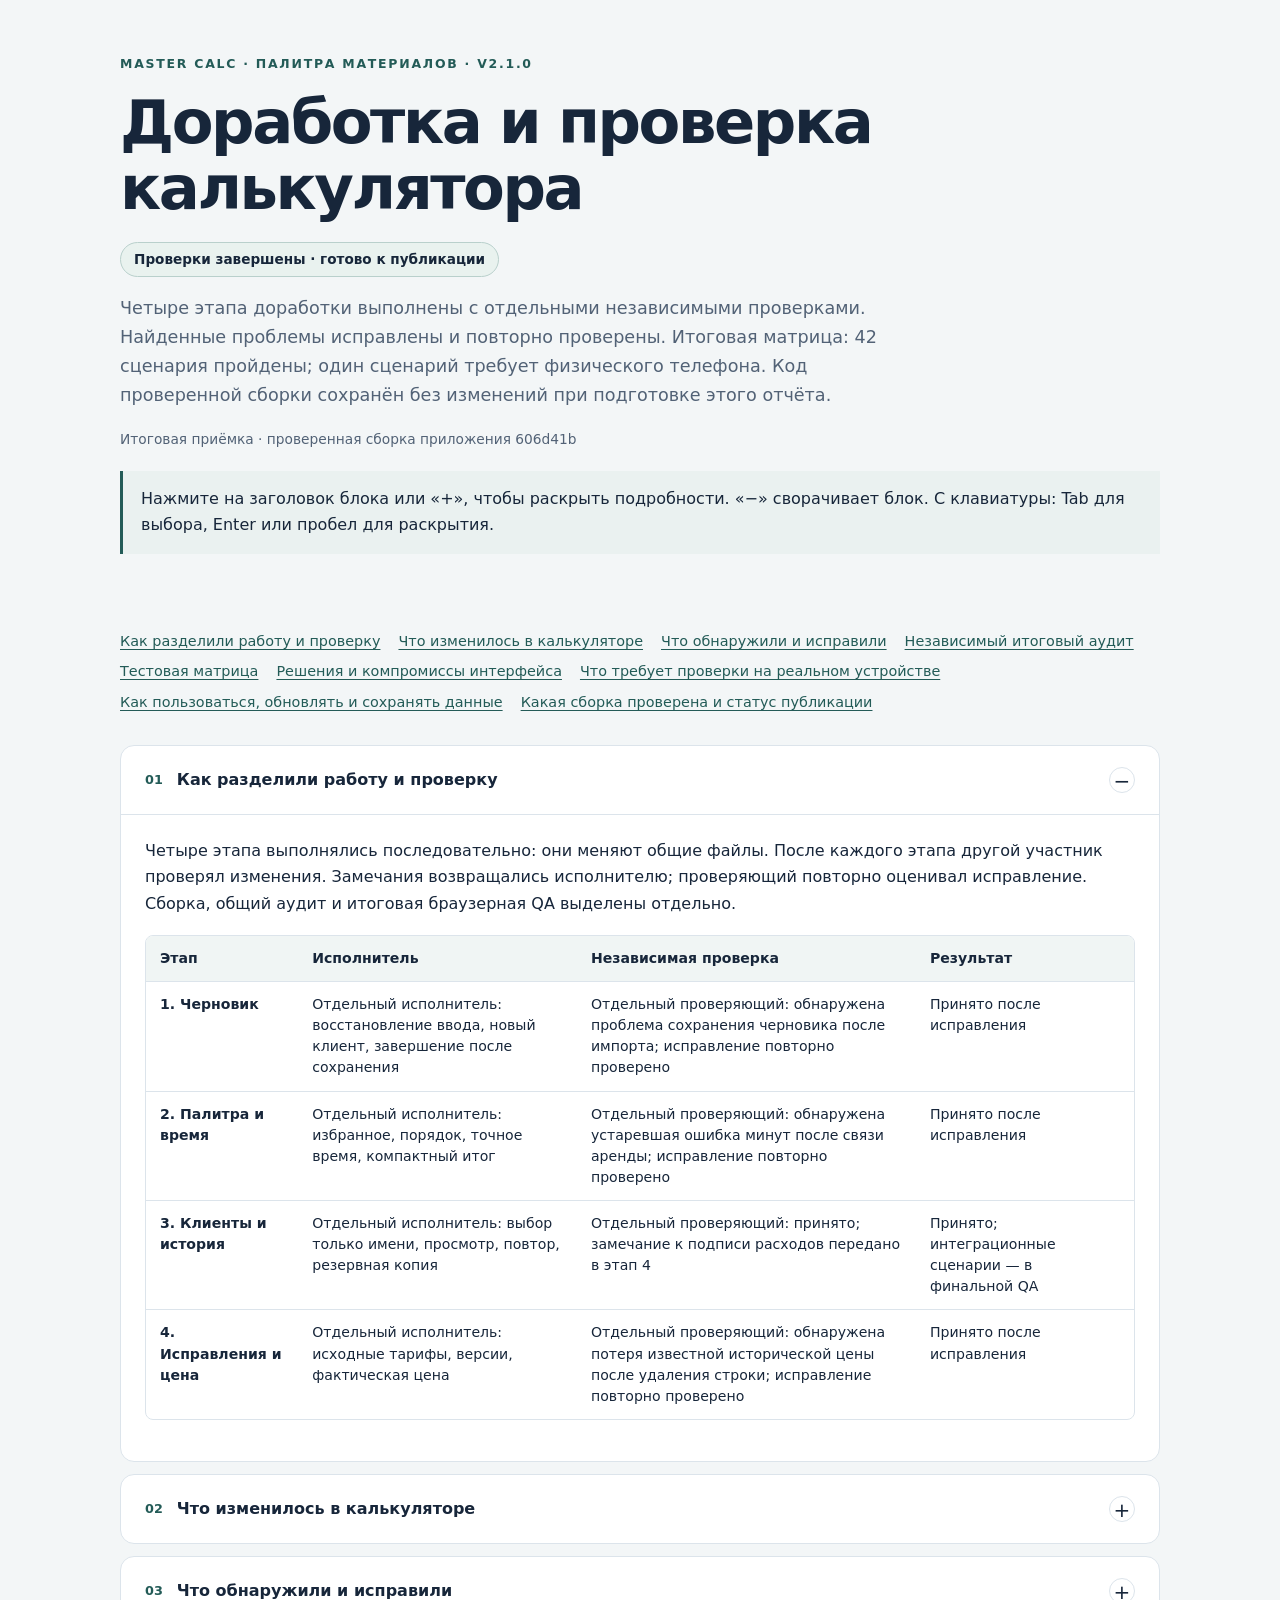
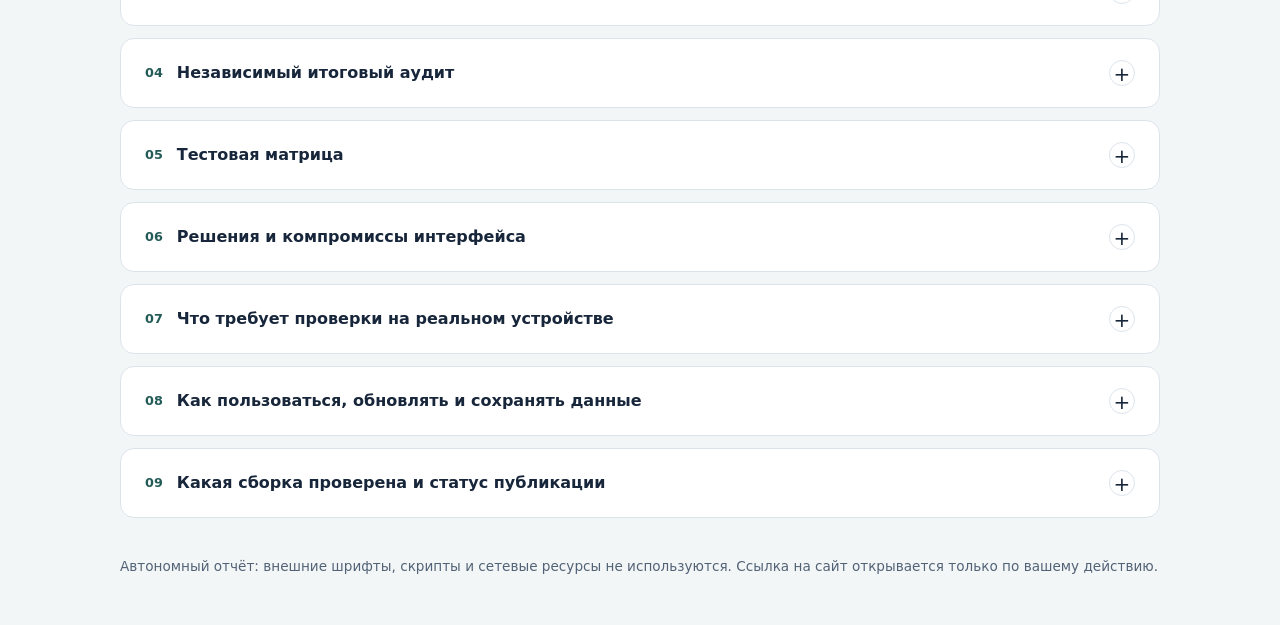
<file: qa/Master_Calc_v2.1_Audit.html>
<!doctype html><html lang="ru"><head><meta charset="utf-8"><meta name="viewport" content="width=device-width,initial-scale=1"><meta name="color-scheme" content="light"><title>Master Calc v2.1.0 — отчёт о доработке и проверке</title><style>
:root{color-scheme:light;--ink:#17263a;--muted:#526276;--line:#dce4eb;--accent:#235b57;--paper:#fff;--wash:#f3f6f7}*{box-sizing:border-box}html{scroll-behavior:smooth}body{margin:0;background:var(--wash);color:var(--ink);font:16px/1.65 system-ui,-apple-system,"Segoe UI",sans-serif}a{color:var(--accent);text-underline-offset:3px}a:hover{text-decoration-thickness:2px}.skip{position:absolute;left:12px;top:-70px;background:var(--paper);padding:10px}.skip:focus{top:12px;z-index:2}.page{width:min(100% - 40px,1040px);margin:auto}header{padding:54px 0 28px}.eyebrow{font-size:.78rem;letter-spacing:.14em;text-transform:uppercase;font-weight:750;color:var(--accent);margin:0 0 14px}h1{font-size:clamp(2rem,5vw,3.8rem);line-height:1.1;letter-spacing:-.04em;margin:0 0 20px;max-width:850px}.lead{font-size:1.1rem;max-width:800px;color:var(--muted)}.status{display:inline-block;border:1px solid #b9d0cc;background:#e9f2ef;border-radius:999px;padding:5px 13px;font-size:.85rem;font-weight:650}.meta{color:var(--muted);font-size:.86rem;margin-top:14px}.note{padding:15px 18px;border-left:3px solid var(--accent);background:#eaf1f0;margin:20px 0}nav{display:flex;flex-wrap:wrap;gap:7px 18px;margin:28px 0 30px;font-size:.9rem}details{background:var(--paper);border:1px solid var(--line);border-radius:14px;margin:12px 0;overflow:hidden}summary{display:flex;align-items:center;gap:14px;cursor:pointer;padding:21px 24px;font-weight:700;line-height:1.35;list-style:none}summary::-webkit-details-marker{display:none}summary::marker{content:""}.number{color:var(--accent);font-size:.8rem;font-variant-numeric:tabular-nums}.toggle{margin-left:auto;flex:0 0 26px;height:26px;border:1px solid var(--line);border-radius:50%;display:grid;place-items:center;font-size:20px;font-weight:400}.toggle::before{content:"+"}details[open] .toggle::before{content:"−"}details[open] summary{border-bottom:1px solid var(--line)}summary:hover{background:#f8faf9}:focus-visible{outline:3px solid #29827b;outline-offset:3px}.body{padding:7px 24px 23px}.body p:last-child,.body ul:last-child,.body ol:last-child{margin-bottom:0}.body ul,.body ol{padding-left:23px}.body li{margin:10px 0}.table-wrap{overflow:auto;margin:18px 0;border:1px solid var(--line);border-radius:8px}table{border-collapse:collapse;width:100%;font-size:.88rem;line-height:1.5;min-width:600px}th,td{padding:12px 14px;text-align:left;vertical-align:top;border-bottom:1px solid var(--line)}th{background:#f0f5f4;font-weight:700}tr:last-child td{border:0}td:first-child{font-weight:600}code{font: .82rem/1.6 ui-monospace,SFMono-Regular,Consolas,monospace;overflow-wrap:anywhere}.fingerprint{display:grid;grid-template-columns:145px 1fr;gap:9px 18px;font-size:.88rem}.fingerprint dt{color:var(--muted)}.fingerprint dd{margin:0;min-width:0}footer{padding:25px 0 48px;color:var(--muted);font-size:.85rem}.subhead{font-size:1.02rem;margin-top:24px}.verdict{font-weight:700;color:var(--accent)}@media(max-width:600px){.page{width:calc(100% - 24px)}header{padding-top:32px}summary{padding:18px 15px;gap:9px}.body{padding:5px 15px 20px}.fingerprint{grid-template-columns:1fr;gap:3px}.fingerprint dd{margin-bottom:10px}table{min-width:560px}.lead{font-size:1rem}}@media(prefers-reduced-motion:reduce){html{scroll-behavior:auto}}@media print{body{background:white;font-size:11pt}.page{width:100%}header{padding-top:0}nav,.skip,.toggle{display:none}details{break-inside:avoid}details::details-content{display:block!important}summary{padding:12px}.body{padding:5px 12px 15px}.table-wrap{overflow:visible}table{min-width:0}a{color:inherit}}
</style></head><body><a class="skip" href="#content">К содержанию</a><div class="page"><header><p class="eyebrow">Master Calc · Палитра материалов · v2.1.0</p><h1>Доработка и проверка калькулятора</h1><span class="status">Проверки завершены · готово к публикации</span><p class="lead">Четыре этапа доработки выполнены с отдельными независимыми проверками. Найденные проблемы исправлены и повторно проверены. Итоговая матрица: 42 сценария пройдены; один сценарий требует физического телефона. Код проверенной сборки сохранён без изменений при подготовке этого отчёта.</p><p class="meta">Итоговая приёмка · проверенная сборка приложения 606d41b</p><p class="note">Нажмите на заголовок блока или «+», чтобы раскрыть подробности. «−» сворачивает блок. С клавиатуры: Tab для выбора, Enter или пробел для раскрытия.</p></header><main id="content"><nav aria-label="Разделы отчёта"><a href="#section-1">Как разделили работу и проверку</a><a href="#section-2">Что изменилось в калькуляторе</a><a href="#section-3">Что обнаружили и исправили</a><a href="#section-4">Независимый итоговый аудит</a><a href="#section-5">Тестовая матрица</a><a href="#section-6">Решения и компромиссы интерфейса</a><a href="#section-7">Что требует проверки на реальном устройстве</a><a href="#section-8">Как пользоваться, обновлять и сохранять данные</a><a href="#section-9">Какая сборка проверена и статус публикации</a></nav><details id="section-1" open><summary><span class="number">01</span><span>Как разделили работу и проверку</span><span class="toggle" aria-hidden="true"></span></summary><div class="body"><p>Четыре этапа выполнялись последовательно: они меняют общие файлы. После каждого этапа другой участник проверял изменения. Замечания возвращались исполнителю; проверяющий повторно оценивал исправление. Сборка, общий аудит и итоговая браузерная QA выделены отдельно.</p><div class="table-wrap" tabindex="0" role="region" aria-label="Таблица: Этап"><table><thead><tr><th scope="col">Этап</th><th scope="col">Исполнитель</th><th scope="col">Независимая проверка</th><th scope="col">Результат</th></tr></thead><tbody><tr><td>1. Черновик</td><td>Отдельный исполнитель: восстановление ввода, новый клиент, завершение после сохранения</td><td>Отдельный проверяющий: обнаружена проблема сохранения черновика после импорта; исправление повторно проверено</td><td>Принято после исправления</td></tr><tr><td>2. Палитра и время</td><td>Отдельный исполнитель: избранное, порядок, точное время, компактный итог</td><td>Отдельный проверяющий: обнаружена устаревшая ошибка минут после связи аренды; исправление повторно проверено</td><td>Принято после исправления</td></tr><tr><td>3. Клиенты и история</td><td>Отдельный исполнитель: выбор только имени, просмотр, повтор, резервная копия</td><td>Отдельный проверяющий: принято; замечание к подписи расходов передано в этап 4</td><td>Принято; интеграционные сценарии — в финальной QA</td></tr><tr><td>4. Исправления и цена</td><td>Отдельный исполнитель: исходные тарифы, версии, фактическая цена</td><td>Отдельный проверяющий: обнаружена потеря известной исторической цены после удаления строки; исправление повторно проверено</td><td>Принято после исправления</td></tr></tbody></table></div></div></details><details id="section-2"><summary><span class="number">02</span><span>Что изменилось в калькуляторе</span><span class="toggle" aria-hidden="true"></span></summary><div class="body"><ul><li>Незавершённый расчёт восстанавливается с именем, составом, расходами, пустыми и ошибочными полями. Успешное сохранение завершает черновик; новый клиент начинает новый расчёт.</li><li>Избранное и порядок материалов меняются в настройках. Активные количества остаются видны и учитываются после снятия из избранного или архивирования.</li><li>Время можно вводить дробными часами или часами и минутами. Значения с неполными минутами остаются точными дробными часами. Связь аренды с работой включается явно, ручная правка её снимает.</li><li>Подсказка выбирает только имя клиента и показывает дату визита. Просмотр чека не заменяет расчёт; повтор и шаблон требуют подтверждения замены заполненного расчёта.</li><li>Исправление сохраняет ID, дату и исходные тарифы чека. Предыдущие версии сохраняются и восстанавливаются; исправление и восстановление не отправляются в Google Forms.</li><li>Фактическая цена клиента видна отдельно от расчётной. Налог, комиссия и доход считаются от фактической выручки; отрицательный доход отмечается явно.</li><li>Вкладки названы «История» и «Настройки». Добавлены напоминание о JSON-копии и явный переключатель попытки отправки новых чеков в Google Forms.</li></ul></div></details><details id="section-3"><summary><span class="number">03</span><span>Что обнаружили и исправили</span><span class="toggle" aria-hidden="true"></span></summary><div class="body"><p>Ниже — конкретные проблемы, обнаруженные в ходе проверки доработок. Исправления включены в сборку; отдельные итоговые перепроверки указаны явно.</p><div class="table-wrap" tabindex="0" role="region" aria-label="Таблица: Сценарий"><table><thead><tr><th scope="col">Сценарий</th><th scope="col">Найденная проблема</th><th scope="col">Исправление и проверка</th></tr></thead><tbody><tr><td>Импорт → перезапуск</td><td>На экране был новый состав, а в черновике — прежний</td><td>После успешного импорта сохраняется итоговое состояние формы; отдельно проверено восстановление без pagehide</td></tr><tr><td>Минуты → связь аренды</td><td>После замены ошибочных минут оставался старый маркер ошибки</td><td>Явная корректная замена очищает устаревшую ошибку, ошибочное время работы сохраняет защиту</td></tr><tr><td>Подпись расходов</td><td>Сумма с налогом и комиссией называлась прямыми расходами</td><td>Подпись исправлена на «Расходы и удержания» без пересчёта истории</td></tr><tr><td>Первое нажатие после ввода</td><td>Повторное событие потери фокуса могло перехватить первое сохранение или копирование</td><td>Устранено дублирование input/change; независимая перепроверка первого сохранения и копирования пройдена</td></tr><tr><td>Старый чек → убрать материал → исправить снова</td><td>После сохранения нулевого количества терялась известная историческая цена</td><td>Сохраняется ограниченный исторический каталог из достоверных строк; возврат материала использует исходную цену</td></tr><tr><td>F1 · отмена редактирования → новый чек</td><td>Подпись следующего сохранения могла обещать только локальную запись при включённой Google Forms</td><td>Исправлено в исходниках: сведения о следующем действии отделены от сообщения о завершённом сохранении. Независимая перепроверка исходников и готового HTML пройдена</td></tr><tr><td>F2 · подтверждение обновления</td><td>Текст говорил о сбросе черновика, хотя сохранённый локально черновик восстанавливается</td><td>Уточнено: сохранённые история и черновик остаются, несохранённые изменения могут потеряться. Независимая перепроверка пройдена</td></tr><tr><td>F3 · сохранение шаблона</td><td>После сохранения шаблона пропадал текущий результат и становилось недоступно сохранение чека</td><td>Исправлен пересчёт и сохранение контекста черновика; состав и фактическая цена сохраняются. Независимая перепроверка пройдена</td></tr><tr><td>F4 · первое нажатие на узком экране</td><td>При потере фокуса нижняя панель могла появиться под указателем и перехватить первое сохранение шаблона</td><td>Панель остаётся скрытой до завершения начатого нажатия. Семь проверок готового автономного HTML прошли; независимая проверка исходников и готового HTML пройдена</td></tr></tbody></table></div></div></details><details id="section-4"><summary><span class="number">04</span><span>Независимый итоговый аудит</span><span class="toggle" aria-hidden="true"></span></summary><div class="body"><p class="verdict">Принято после исправлений · открытых замечаний нет</p><p>В финальном цикле найдены и устранены три важных замечания (F1, F3, F4) и одно незначительное (F2). Первоначальный независимый аудит выявил F1/F2, независимая браузерная QA — F3/F4. Исправления вернулись исполнителю и прошли отдельные повторные проверки.</p><p>Повторный аудит принял исправления F1–F3; отдельный обзор принял исправление F4. Дополнительных существенных замечаний эти проверки не выявили. Проверки бухгалтерской формулы, исходных исторических снимков, версий, локального хранения, импорта и границ PWA описаны в приложенных текстовых отчётах.</p><div class="table-wrap" tabindex="0" role="region" aria-label="Таблица: Уровень / область"><table><thead><tr><th scope="col">Уровень / область</th><th scope="col">Вывод</th><th scope="col">Подтверждение</th></tr></thead><tbody><tr><td>F1 · важная</td><td>Исправлено, принято</td><td>Следующее действие сохранения показывает действующую настройку Google; сообщение о завершённом действии отображается отдельно</td></tr><tr><td>F2 · незначительная</td><td>Исправлено, принято</td><td>Подтверждение обновления различает сохранённый черновик и изменения, которые не удалось записать</td></tr><tr><td>F3 · важная, из QA</td><td>Исправлено, принято</td><td>Сохранение шаблона пересчитывает текущий результат и сохраняет контекст; проверены три целевые Node-регрессии</td></tr><tr><td>F4 · важная, из QA</td><td>Исправлено, принято</td><td>Первое нажатие, возврат панели, отпускание вне окна, навигация; отдельная независимая проверка исходников и готового HTML</td></tr></tbody></table></div></div></details><details id="section-5"><summary><span class="number">05</span><span>Тестовая матрица</span><span class="toggle" aria-hidden="true"></span></summary><div class="body"><p class="verdict">42 PASS · 1 BLOCKED (физический телефон) · 0 FAIL</p><p>Матрица содержит 43 согласованных сценария. Общая базовая проверка выполнена на собранной версии 22dabbc; после исправлений затронутые сценарии независимо повторены на версиях 6f7f817 и 606d41b, включая исходники, автономный HTML и реальное обновление PWA. Это сводный результат базового и целевых повторных прогонов, а не заявление о новом полном прогоне всех 43 строк на последнем коммите.</p><p>Все внешние запросы в тестах блокировались, отправка форм была отключена или заменена счётчиком. Реальные данные не отправлялись. Ошибок страницы и непредусмотренных внешних попыток в принятых прогонах нет. Chromium 153 / Playwright; реальная мобильная ОС отдельно не проверена.</p><div class="table-wrap" tabindex="0" role="region" aria-label="Таблица: Проверка"><table><thead><tr><th scope="col">Проверка</th><th scope="col">Объём</th><th scope="col">Результат</th></tr></thead><tbody><tr><td>Логика и надёжность</td><td>Полный свежий Node-прогон на коде 606d41b</td><td>108 / 108 PASS</td></tr><tr><td>Компоновка и клавиатура</td><td>320 / 390 / 768 / 1280 px, три вкладки, подписи, диалоги, Tab/Enter, порядок палитры</td><td>PASS</td></tr><tr><td>Черновик и ошибки хранения</td><td>Пустой/ошибочный ввод, перезапуск, сбой записи, повреждённый источник, новый клиент, отсутствие дубля</td><td>PASS</td></tr><tr><td>Материалы и время</td><td>Избранное/архив, активные количества, точные старые часы, минуты, связь аренды и ручное отключение</td><td>PASS</td></tr><tr><td>Клиенты и история</td><td>Одинаковые имена с датами, выбор только имени, исторический просмотр, повтор/шаблон с подтверждением</td><td>PASS</td></tr><tr><td>Редактирование и версии</td><td>Исходные тарифы, ID/дата, отмена с возвратом черновика, версии, устаревшие изменения в двух вкладках</td><td>PASS; без обещания атомарных одновременных записей</td></tr><tr><td>Фактическая цена</td><td>Копейки, удержания от фактической выручки, отрицательный доход, запрет нулевой/отрицательной цены</td><td>PASS</td></tr><tr><td>Копия, импорт и приватность</td><td>Схемы 2/3, предпросмотр/отмена, ошибочные файлы, версии, напоминание, Google выключен, правки без отправки, копирование</td><td>PASS</td></tr><tr><td>Офлайн и автономный HTML</td><td>Реальная SW-офлайн-перезагрузка/сохранение, явное обновление с черновиком, file:-запуск, исправление/возврат версии</td><td>PASS</td></tr><tr><td>F1–F4 после исправлений</td><td>Нативное первое нажатие исходников и HTML; отдельный счётчик отправки, текст обновления; семь проверок панели</td><td>PASS</td></tr><tr><td>Сборка</td><td>Точное совпадение HTML с исходниками, хеш SW, CRC и побайтовая проверка ZIP</td><td>PASS; код приложения не изменён при добавлении отчётов</td></tr><tr><td>T04 · физическая мобильная клавиатура</td><td>Настоящий Android/iOS, системная клавиатура и поведение окна</td><td>BLOCKED: устройство недоступно</td></tr></tbody></table></div></div></details><details id="section-6"><summary><span class="number">06</span><span>Решения и компромиссы интерфейса</span><span class="toggle" aria-hidden="true"></span></summary><div class="body"><div class="table-wrap" tabindex="0" role="region" aria-label="Таблица: Решение"><table><thead><tr><th scope="col">Решение</th><th scope="col">Почему и что означает</th></tr></thead><tbody><tr><td>Отправка Google Forms</td><td>Сохранено прежнее включённое значение по умолчанию; настройка явно позволяет его отключить. Изменять default без запроса не стали.</td></tr><tr><td>Старые чеки без исходных тарифов</td><td>Доступны просмотр и повтор. Редактирование недоступно: приложение не выдумывает исторические цены.</td></tr><tr><td>Границы работы</td><td>Согласованная последовательность четырёх этапов считалась разрешением выполнить её полностью. Облачную CRM и другие новые функции не добавляли; публикация выделена после проверок.</td></tr><tr><td>Материалы в историческом редактировании</td><td>Используются только достоверно сохранённые исторические цены. У новых чеков сохраняется полный каталог; у старых ограниченный снимок не расширяется сегодняшними ценами.</td></tr></tbody></table></div><ul><li>Без облачной CRM и обязательных профилей: история выводится из локальных чеков. Одинаковое имя не считается доказательством одного человека.</li><li>Без автоматической сортировки палитры: постоянные позиции важнее частотной перестановки. Избранное и порядок меняются отдельно от расчёта.</li><li>Без округления старой длительности ради нового вида: при неполных минутах остаётся дробное поле.</li><li>Старый чек без достоверных исходных тарифов нельзя исправлять. Его можно посмотреть или повторить как новый расчёт по текущим ценам. У частично сохранённого каталога доступны только материалы с известными историческими ценами.</li><li>Прежнее включённое значение Google Forms сохранено для совместимости. В настройках его можно отключить; попытка отправки не подтверждает приём и не является резервной копией.</li><li>Проверка версии отклоняет уже известное устаревшее исправление. LocalStorage не даёт атомарной блокировки двух строго одновременных записей; полной многопользовательской синхронизации нет.</li><li>Подсказка клиента и дополнительные способы ввода времени увеличивают прокрутку первого экрана до материалов. Это неблокирующий компромисс плотности интерфейса; основные действия остаются доступны. Нижняя панель временно скрывается при вводе, чтобы не закрывать поля, и возвращается после завершения действия.</li></ul></div></details><details id="section-7"><summary><span class="number">07</span><span>Что требует проверки на реальном устройстве</span><span class="toggle" aria-hidden="true"></span></summary><div class="body"><ul><li>Chromium с мобильными размерами окна не заменяет реальные iPhone и Android. Не подтверждены все особенности экранной клавиатуры, системного выбора контактов, установки PWA и файловых просмотрщиков.</li><li>Автономный HTML нужно открывать в обычном браузере с JavaScript. Мобильный просмотрщик файлов может не выполнять приложение.</li><li>Данные находятся в браузере и могут исчезнуть после очистки хранилища. Разные адреса, порты, браузеры и автономный HTML имеют отдельные хранилища.</li><li>Приложение не подтверждает получение Google Forms и не загружает оттуда историю. Нет облачной синхронизации, облачного удаления и автоматической повторной отправки.</li><li>Отметка резервной копии означает начало скачивания. Сохранность файла нужно проверить в загрузках; черновик не заменяет JSON-копию.</li></ul></div></details><details id="section-8"><summary><span class="number">08</span><span>Как пользоваться, обновлять и сохранять данные</span><span class="toggle" aria-hidden="true"></span></summary><div class="body"><ol><li>Перед обновлением откройте «Настройки» и скачайте JSON-копию. Проверьте, что файл появился в загрузках; храните отдельную копию вне данных браузера.</li><li>Для автономного запуска распакуйте архив и откройте Master_Calc_v2_Palette.html в браузере. Для локальной PWA используйте START_WINDOWS.bat или python start_server.py; постоянный адрес — http://127.0.0.1:8766/.</li><li>Размещённая PWA должна один раз загрузиться по сети. Дождитесь статуса загрузки файлов; затем доступна офлайн-перезагрузка. Когда приложение предлагает обновление, примените его явной кнопкой после сохранения важного расчёта и копии данных.</li><li>При переносе в другой браузер или на другой адрес импортируйте JSON в «Настройках». Сначала прочитайте предпросмотр: текущие записи побеждают совпадающие ID, а тарифы и настройки могут измениться. Отмена оставляет данные без изменений.</li><li>Сохраняйте чек для завершённого визита. Для исправления откройте его в «Истории», проверьте режим исходных тарифов, сохраните изменения; при необходимости восстановите выбранную предыдущую версию. Это локальные действия без повторной отправки.</li><li>Если отправка в Google Forms не нужна, отключите её в «Настройках». Независимо от положения переключателя делайте JSON-копии регулярно.</li></ol></div></details><details id="section-9"><summary><span class="number">09</span><span>Какая сборка проверена и статус публикации</span><span class="toggle" aria-hidden="true"></span></summary><div class="body"><dl class="fingerprint"><dt>Версия</dt><dd>2.1.0</dd><dt>Исходники</dt><dd><code>606d41b588e98465f16d2225147a6e96d0eef249</code></dd><dt>SHA-256 автономного HTML</dt><dd><code>239620525f859072529a435ec235b1d1398aee999828df27624cedfc5cdd2c3e</code></dd></dl><h2 class="subhead">Публикация</h2><p>Проверенная сборка готова к публикации после завершения проверок. Публикация выполняется отдельно; этот отчёт не утверждает, что версия по адресу сайта уже обновлена.</p><p>Адрес сайта: <a href="https://krylusov.github.io/master-calc-palette/">krylusov.github.io/master-calc-palette/</a></p><div class="table-wrap" tabindex="0" role="region" aria-label="Таблица: Файл доказательства"><table><thead><tr><th scope="col">Файл доказательства</th><th scope="col">Содержание</th></tr></thead><tbody><tr><td>qa/final-audit.md</td><td>Первоначальный независимый аудит с обнаруженными F1/F2</td></tr><tr><td>qa/final-rereview.md</td><td>Независимая повторная проверка исправлений F1–F3</td></tr><tr><td>qa/final-fix-report.md</td><td>Причины исправлений, проверки до и после</td></tr><tr><td>qa/controller-release-node.log</td><td>Свежий полный прогон: 108 успешных Node-проверок</td></tr><tr><td>qa/task-N-review.md / task-N-fix1-review.md</td><td>Отдельные проверки этапов и повторные проверки исправлений</td></tr><tr><td>qa/final-overlay-fix-report.md</td><td>Причина и исправление перекрытия первого нажатия F4</td></tr><tr><td>qa/final-qa-report.md</td><td>Итоговый независимый отчёт с границами и историей повторных прогонов</td></tr><tr><td>qa/final-acceptance-matrix.md</td><td>43 строки: 42 PASS, один физический телефон BLOCKED</td></tr><tr><td>qa/final-overlay-review.md</td><td>Независимое принятие F4</td></tr><tr><td>qa/controller-publish-node.log</td><td>Свежий полный прогон 108/108 на последнем коде</td></tr><tr><td>qa/browser-final-overlay-native-report.json</td><td>Первое нажатие после F4: исходники и автономный HTML</td></tr><tr><td>qa/final-artifact-verification.json</td><td>Независимая проверка кода приложения и архива до добавления итоговой документации</td></tr><tr><td>qa/final-qa-verdict.json</td><td>Машинный итог: 42 PASS, 0 FAIL, 1 BLOCKED, открытых продуктовых дефектов нет</td></tr></tbody></table></div></div></details></main><footer>Автономный отчёт: внешние шрифты, скрипты и сетевые ресурсы не используются. Ссылка на сайт открывается только по вашему действию.</footer></div></body></html>
</file>
<file: styles.css>
:root {
            --bg: #111827; --surface: #1f2937; --primary: #8b5cf6; --success: #10b981;
            --danger: #ef4444; --text-main: #f9fafb; --text-muted: #9ca3af;
            --border: #374151; --radius-lg: 20px; --radius-md: 12px;
        }
        * { box-sizing: border-box; font-family: system-ui, -apple-system, sans-serif; -webkit-tap-highlight-color: transparent; }
        body { margin: 0; padding: 0; background-color: var(--bg); color: var(--text-main); padding-bottom: 100px; }

        #toast {
            position: fixed; top: -100px; left: 50%; transform: translateX(-50%);
            background: var(--success); color: white; padding: 12px 24px; border-radius: 30px;
            font-size: 14px; font-weight: 600; box-shadow: 0 4px 12px rgba(0,0,0,0.5);
            transition: top 0.4s; z-index: 9999; text-align: center; width: 90%;
        }
        #toast.show { top: 20px; }
        #toast.error { background: var(--danger); }

        nav { position: fixed; bottom: 0; left: 0; right: 0; background: rgba(31, 41, 55, 0.98); display: flex; justify-content: space-around; padding-bottom: env(safe-area-inset-bottom); border-top: 1px solid var(--border); z-index: 1000; }
        .tab-btn { flex: 1; padding: 15px 0; border: none; background: none; font-size: 11px; font-weight: 600; color: var(--text-muted); display: flex; flex-direction: column; align-items: center; gap: 5px; cursor: pointer; }
        .tab-btn.active { color: var(--primary); }
        .tab-btn svg { width: 24px; height: 24px; stroke: currentColor; fill: none; stroke-width: 2; pointer-events: none; }

        .tab-content { display: none; padding: 15px; max-width: 500px; margin: 0 auto; }
        .tab-content.active { display: block; }
        

        .card { background: var(--surface); border-radius: var(--radius-lg); padding: 16px; margin-bottom: 16px; border: 1px solid var(--border); }
        .input-row { display: flex; justify-content: space-between; align-items: center; padding: 8px 0; border-bottom: 1px solid var(--border); }
        .input-row:last-child { border-bottom: none; }
        .input-label { font-size: 15px; font-weight: 600; }
        .input-label span { display: block; font-size: 11px; color: var(--text-muted); font-weight: 400; margin-top: 2px;}
        .input-control { width: 90px; padding: 10px; background: #374151; border: 1px solid #4b5563; border-radius: var(--radius-md); font-size: 16px; font-weight: 600; text-align: center; color: white; outline: none; }
        .input-control:focus { border-color: var(--primary); }
        select.input-control { width: 120px; appearance: none; }

        .btn { width: 100%; padding: 16px; border: none; border-radius: var(--radius-md); font-size: 16px; font-weight: 700; cursor: pointer; background:var(--surface); color:var(--text-main); }
        .btn-primary { background: var(--primary); color: white; }
        .btn-success { background: var(--success); color: white; margin-top: 16px; }
        .btn-icon { background: var(--primary); color: white; border: none; border-radius: var(--radius-md); width: 44px; height: 44px; display: flex; align-items: center; justify-content: center; }

        .receipt { background: #1f2937; border: 1px solid var(--primary); border-radius: var(--radius-lg); padding: 20px; margin-top: 20px; display: none; }
        .receipt-row { display: flex; justify-content: space-between; margin-bottom: 8px; font-size: 14px; color: var(--text-muted); }
        .receipt-row .val { font-weight: 600; color: var(--text-main); }
        .receipt-divider { border-bottom: 1px dashed var(--border); margin: 12px 0; }

        .history-item { background: var(--surface); padding: 15px; border-radius: var(--radius-lg); margin-bottom: 10px; border: 1px solid var(--border); position: relative; }
        .btn-del { position: absolute; top: 10px; right: 10px; background: none; border: none; color: var(--danger); font-size: 18px; cursor: pointer; padding: 5px; }
        .btn-repeat { position: absolute; top: 12px; right: 45px; background: none; border: none; color: var(--primary); font-size: 18px; cursor: pointer; padding: 5px; font-weight: bold;}
        .section-title { font-size: 12px; color: var(--text-muted); text-transform: uppercase; font-weight: 800; margin: 20px 0 10px 5px; }

        .search-bar { width: 100%; padding: 12px 15px; background: #374151; border: 1px solid var(--border); border-radius: var(--radius-md); color: white; margin-bottom: 15px; font-size: 15px; outline: none; }
        .search-bar:focus { border-color: var(--primary); }
        .filtered-total { font-size: 14px; color: var(--success); font-weight: bold; margin-top: 5px; display: none; }

        .app-status {max-width:1100px;margin:16px auto 0;padding:0 15px;font-size:12px;color:var(--text-muted);line-height:1.6;}
        .app-status button {background:var(--surface);color:var(--text-main);border:1px solid var(--border);border-radius:8px;}
        #save-status {font-size:13px;line-height:1.6;color:var(--text-muted);}
        [hidden] { display:none !important; }
        button, input, select { min-height:44px; }
        button:focus-visible, input:focus-visible, select:focus-visible, a:focus-visible { outline:3px solid #c4b5fd; outline-offset:3px; }
        .input-row { gap:12px; }
        .input-label { min-width:0; }
        .input-control { flex-shrink:0; max-width:100%; }
        .receipt-row { gap:12px; }
        .receipt-row .val { white-space:nowrap; }
        .history-item { overflow-wrap:anywhere; }
        .history-item > div:first-of-type, .history-item > div:nth-of-type(2) { padding-right:82px; }
        .btn-del, .btn-repeat { width:44px; height:44px; top:5px; }
        .btn-repeat { right:54px; }
        .material-row[hidden] { display:none; }
        .material-remove { flex-shrink:0; background:none; color:var(--text-muted); border:1px solid var(--border); border-radius:10px; width:44px; font-size:22px; }
        .material-row .input-control { width:80px; }
        .material-row .input-label { flex:1; }
        .material-picker { display:flex; flex-wrap:wrap; gap:10px; margin-bottom:12px; }
        .material-picker select { flex:1; width:auto; min-width:150px; text-align:left; }
        .material-picker button { width:auto; }
        .hint { font-size:13px; color:var(--text-muted); line-height:1.5; }
        #calc-message { color:var(--danger); min-height:20px; }
        .mobile-summary { display:none; }
        .receipt { scroll-margin-top:20px; }
        button:disabled { opacity:0.5; cursor:default; }
        input[type="file"] { width:100%; min-width:0; }
        @media (min-width:850px) {
            #calc { max-width:1100px; }
            .calc-layout { display:grid; grid-template-columns:minmax(0,1.4fr) minmax(0,1fr); gap:24px; align-items:start; }
            .calc-inputs, .calc-results { min-width:0; }
            .calc-results { position:sticky; top:20px; }
            .receipt { margin-top:0; }
        }
        @media (max-width:849px) {
            body { padding-bottom:165px; }
            .mobile-summary { position:fixed; bottom:calc(76px + env(safe-area-inset-bottom)); left:15px; right:15px; z-index:900; display:flex; gap:12px; align-items:center; justify-content:space-between; background:var(--surface); border:1px solid var(--primary); padding:10px 14px; border-radius:12px; }
            .mobile-summary button { width:auto; padding:10px 14px; }
        }
        @media (prefers-reduced-motion:reduce) { * { animation:none !important; transition:none !important; scroll-behavior:auto !important; } }

/* Palette alternative: direct quantity entry, no add step for common materials. */
.palette-heading {display:flex;align-items:center;justify-content:space-between;gap:12px;margin-bottom:8px;}
.palette-heading h3 {margin:0;font-size:18px;}
.palette-all {width:auto;padding:10px 12px;background:#374151;font-size:13px;}
.palette-grid {display:grid;grid-template-columns:repeat(3,minmax(0,1fr));gap:10px;}
.palette-tile {position:relative;min-width:0;border:1px solid var(--border);background:var(--bg);border-radius:12px;padding:12px;}
.palette-tile label {display:block;min-height:36px;font-size:13px;font-weight:600;overflow-wrap:anywhere;}
.palette-tile .input-control {width:100%;margin:6px 0;text-align:left;font-size:20px;padding:10px;}
.palette-tile:focus-within {border-color:var(--primary);box-shadow:0 0 0 1px var(--primary);}
.palette-cost {display:block;color:var(--text-muted);font-size:12px;}
.palette-footer {display:flex;flex-wrap:wrap;align-items:center;justify-content:space-between;gap:8px;margin-top:12px;font-size:14px;}
.palette-reset {width:auto;padding:10px;font-size:12px;}
.custom-palette {display:contents;}
.palette-custom-remove {position:absolute;right:2px;bottom:0;background:transparent;color:var(--text-muted);border:0;font-size:22px;width:44px;}
.material-choice {display:flex;width:100%;justify-content:space-between;gap:12px;padding:14px;border:1px solid var(--border);border-radius:10px;background:var(--surface);color:var(--text-main);margin-bottom:8px;text-align:left;}
.material-choice span {color:var(--text-muted);white-space:nowrap;}
dialog {width:calc(100% - 24px);max-width:560px;max-height:80vh;overflow:auto;border:1px solid var(--border);border-radius:20px;background:var(--bg);color:var(--text-main);padding:20px;}
dialog::backdrop {background:rgba(0,0,0,.7);}
details.card > summary {cursor:pointer;font-weight:600;min-height:32px;}
details.card[open] > summary {margin-bottom:16px;}
@media(max-width:600px){.palette-grid{grid-template-columns:repeat(2,minmax(0,1fr));}.palette-tile{padding:10px;}}

.draft-toolbar {display:flex;flex-wrap:wrap;align-items:center;justify-content:space-between;gap:8px;margin-bottom:16px;}
.draft-toolbar h2 {margin:0;font-size:22px;}
.draft-toolbar .btn {width:auto;padding:10px 12px;font-size:14px;border:1px solid var(--border);}
.draft-banner {border-color:var(--primary);overflow-wrap:anywhere;}
.draft-banner p {margin:0;font-size:14px;line-height:1.5;}
.draft-banner.draft-error {border-color:var(--danger);}
#calc input[aria-invalid="true"] {border-color:var(--danger);}

.palette-settings-controls {display:flex;gap:8px;flex-wrap:wrap;margin:10px 0;}
.palette-settings-controls button {border:1px solid var(--border);border-radius:8px;background:var(--bg);color:var(--text-main);padding:8px 12px;}
.rent-link-label {display:flex;align-items:center;gap:8px;font-size:14px;}
.duration-parts {padding:10px 0;border-bottom:1px solid var(--border);}
.duration-parts > div {display:flex;align-items:center;gap:8px;flex-wrap:wrap;margin-top:8px;}
.duration-parts .input-control {width:65px;}
#result-details {margin-top:16px;}
#result-details summary {cursor:pointer;min-height:44px;color:var(--text-main);}
@media(max-width:849px){body:has(#calc input:focus) .mobile-summary,.mobile-summary.activation-pending{display:none;}body{padding-bottom:205px;}}
.quick-secondary{font-size:12px;color:var(--text-muted);line-height:1.5;}

.client-visit {display:flex;align-items:center;gap:8px;border-top:1px solid var(--border);padding:6px 0;}
.client-name-choice {flex:1;min-width:0;text-align:left;background:var(--surface);color:var(--text-main);border:1px solid var(--border);border-radius:8px;padding:10px;overflow-wrap:anywhere;}
.client-name-choice span {display:block;font-size:12px;color:var(--text-muted);margin-top:4px;}
.client-visit .btn,.btn-view {width:auto;padding:10px;font-size:13px;}
#client-suggestions {max-height:300px;overflow:auto;}
#receipt-content {overflow-wrap:anywhere;}
#receipt-content .receipt-row {gap:12px;flex-wrap:wrap;}
#receipt-dialog .btn {margin-top:10px;white-space:normal;}
.backup-reminder {padding:10px 14px;border:1px solid var(--border);border-radius:10px;}

.edit-banner {border:2px solid var(--primary); overflow-wrap:anywhere;}
.loss-warning {color:var(--danger);font-weight:700;}
.actual-price-panel label {display:block;}
#actual-price-controls {margin-top:12px;}
#actual-price-controls .input-control {display:block;width:100%;max-width:100%;margin:8px 0;text-align:left;}
</file>
